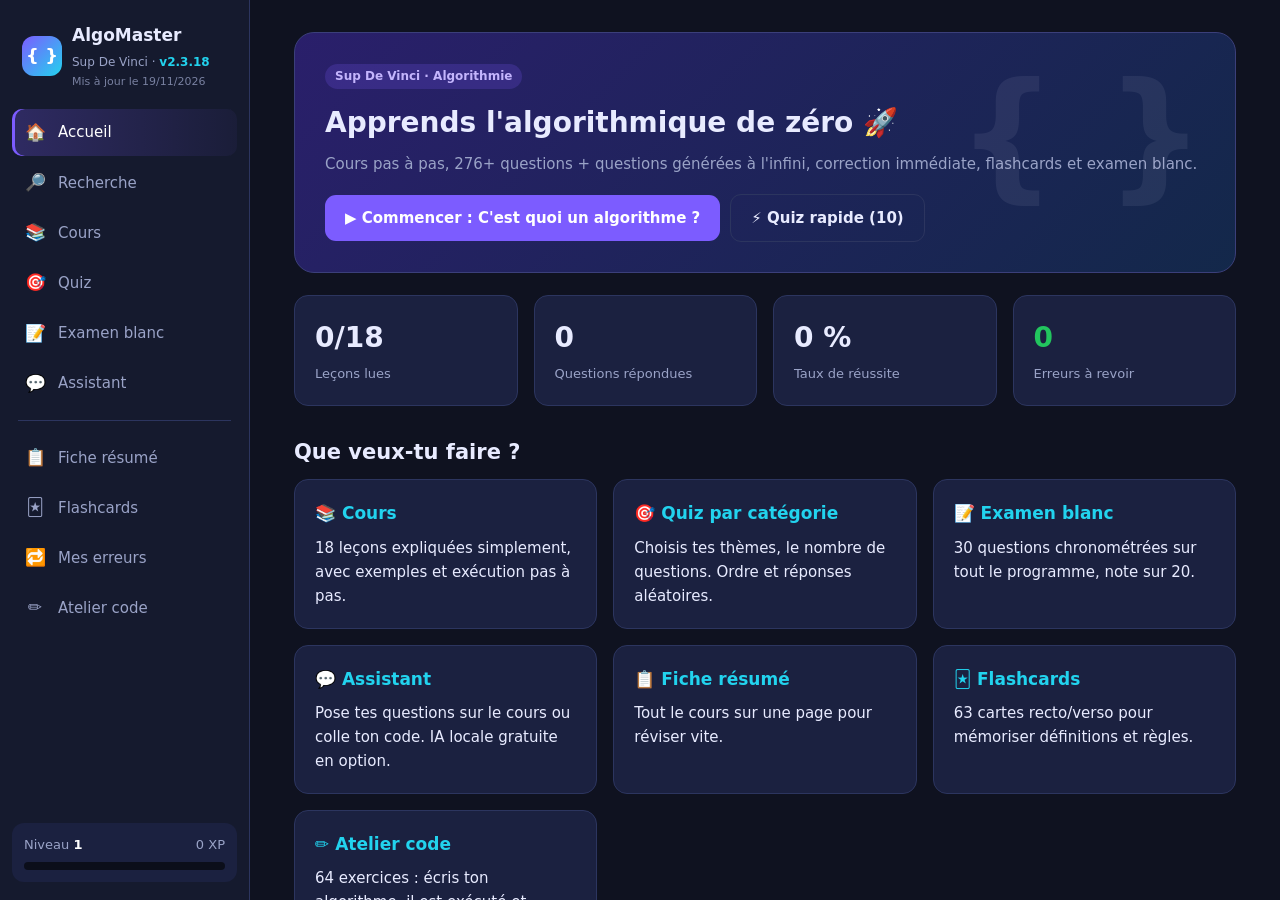
<file: index.html>
<!DOCTYPE html>
<html lang="fr">
<head>
<meta charset="utf-8">
<meta name="viewport" content="width=device-width, initial-scale=1, viewport-fit=cover">
<meta name="theme-color" content="#0f1220">
<meta name="apple-mobile-web-app-capable" content="yes">
<meta name="apple-mobile-web-app-status-bar-style" content="black-translucent">
<meta name="apple-mobile-web-app-title" content="AlgoMaster">
<link rel="apple-touch-icon" href="[data-uri]">
<link rel="icon" href="[data-uri]">
<title>AlgoMaster</title>
<style>:root{
  --bg:#0f1220; --bg2:#151a2e; --card:#1b2140; --card2:#222a50; --line:#2c355f;
  --txt:#e8ebff; --mut:#9aa3c7; --acc:#7c5cff; --acc2:#22d3ee; --ok:#22c55e; --ko:#ef4444; --warn:#f59e0b;
  --code:#0b0e1a; --rad:14px;
}
*{box-sizing:border-box}
html,body{margin:0;height:100%}
body{background:var(--bg);color:var(--txt);font:15px/1.6 "Segoe UI",system-ui,sans-serif;display:flex;overflow:hidden}
a{color:var(--acc2)}
::-webkit-scrollbar{width:10px;height:10px}
::-webkit-scrollbar-thumb{background:#2c355f;border-radius:10px}
::-webkit-scrollbar-track{background:transparent}

/* Sidebar */
#side{width:250px;flex:none;background:var(--bg2);border-right:1px solid var(--line);display:flex;flex-direction:column;padding:18px 12px}
.brand{display:flex;align-items:center;gap:10px;padding:4px 10px 18px}
.logo{width:40px;height:40px;border-radius:12px;background:linear-gradient(135deg,var(--acc),var(--acc2));display:grid;place-items:center;font-weight:800;font-size:18px;color:#fff}
.brand b{font-size:17px;display:block}
.brand small{color:var(--mut);font-size:12px}
.nav{display:flex;flex-direction:column;gap:3px}
.nav button{all:unset;cursor:pointer;display:flex;align-items:center;gap:12px;padding:10px 12px;border-radius:10px;color:var(--mut);font-weight:500}
.nav button:hover{background:var(--card);color:var(--txt)}
.nav button.on{background:linear-gradient(90deg,rgba(124,92,255,.25),rgba(124,92,255,.05));color:#fff;box-shadow:inset 3px 0 0 var(--acc)}
.nav .ic{width:22px;text-align:center;font-size:17px}
.nav .sep{height:1px;background:var(--line);margin:10px 6px}
.nav .badge{margin-left:auto;background:var(--ko);color:#fff;font-size:11px;padding:0 7px;border-radius:10px}
.side-foot{margin-top:auto;padding:12px;background:var(--card);border-radius:12px}
.side-foot .lvl{display:flex;justify-content:space-between;font-size:13px;color:var(--mut)}
.bar{height:8px;background:#0b0e1a;border-radius:8px;overflow:hidden;margin-top:6px}
.bar i{display:block;height:100%;background:linear-gradient(90deg,var(--acc),var(--acc2));border-radius:8px;transition:width .5s}

/* Main */
#main{flex:1;overflow-y:auto;padding:32px 44px 60px}
.wrap{max-width:980px;margin:0 auto}
h1{font-size:28px;margin:0 0 6px}
h2{font-size:21px;margin:30px 0 10px}
h3{font-size:17px;margin:22px 0 8px;color:var(--acc2)}
.sub{color:var(--mut);margin:0 0 24px}
.grid{display:grid;gap:16px}
.g2{grid-template-columns:repeat(2,1fr)} .g3{grid-template-columns:repeat(3,1fr)} .g4{grid-template-columns:repeat(4,1fr)}
@media(max-width:1000px){.g3,.g4{grid-template-columns:repeat(2,1fr)}}
.card{background:var(--card);border:1px solid var(--line);border-radius:var(--rad);padding:20px}
.card h3{margin-top:0}
.card.click{cursor:pointer;transition:.18s}
.card.click:hover{transform:translateY(-3px);border-color:var(--acc);box-shadow:0 10px 30px rgba(124,92,255,.15)}
.stat b{font-size:28px;display:block}
.stat span{color:var(--mut);font-size:13px}
.hero{background:linear-gradient(135deg,#2a1f6b,#13284a);border:1px solid #3b3f7a;border-radius:20px;padding:30px;margin-bottom:22px;position:relative;overflow:hidden}
.hero:after{content:"{ }";position:absolute;right:30px;top:-10px;font-size:140px;font-weight:800;opacity:.07}
.pill{display:inline-block;padding:3px 10px;border-radius:20px;font-size:12px;font-weight:600;background:rgba(124,92,255,.2);color:#c4b5fd}
.pill.c1{background:rgba(34,211,238,.15);color:#67e8f9}
.pill.c2{background:rgba(245,158,11,.15);color:#fcd34d}
.pill.c3{background:rgba(34,197,94,.15);color:#86efac}
.btn{all:unset;cursor:pointer;display:inline-flex;align-items:center;gap:8px;padding:11px 20px;border-radius:11px;background:var(--acc);color:#fff;font-weight:600;transition:.15s}
.btn:hover{filter:brightness(1.12);transform:translateY(-1px)}
.btn.ghost{background:transparent;border:1px solid var(--line);color:var(--txt)}
.btn.ghost:hover{border-color:var(--acc)}
.btn.ok{background:var(--ok)} .btn.sm{padding:7px 14px;font-size:13px}
.btn[disabled]{opacity:.4;pointer-events:none}
.row{display:flex;gap:10px;flex-wrap:wrap;align-items:center}

/* Course */
.chap-list .card{display:flex;gap:16px;align-items:center}
.chap-num{width:44px;height:44px;flex:none;border-radius:12px;background:var(--card2);display:grid;place-items:center;font-weight:700;font-size:18px}
.done .chap-num{background:var(--ok);color:#06270f}
.lesson p,.lesson li{color:#d6daf5}
.lesson ul,.lesson ol{padding-left:22px}
.lesson li{margin:4px 0}
.box{border-radius:12px;padding:14px 18px;margin:16px 0;border-left:4px solid}
.box.def{background:rgba(124,92,255,.1);border-color:var(--acc)}
.box.tip{background:rgba(34,197,94,.08);border-color:var(--ok)}
.box.warn{background:rgba(245,158,11,.08);border-color:var(--warn)}
.box.ex{background:rgba(34,211,238,.07);border-color:var(--acc2)}
.box b.t{display:block;margin-bottom:4px}
pre.code{background:var(--code);border:1px solid var(--line);border-radius:12px;padding:14px 18px;font:14px/1.6 Consolas,"Cascadia Code",monospace;overflow-x:auto;margin:12px 0;color:#d5dbff;white-space:pre}
code{font-family:Consolas,monospace;background:var(--code);padding:1px 6px;border-radius:5px;color:#c4b5fd}
.kw{color:#c084fc;font-weight:600} .st{color:#86efac} .nu{color:#fbbf24} .cm{color:#6b7394;font-style:italic}
table.t{border-collapse:collapse;margin:12px 0;min-width:300px}
table.t th,table.t td{border:1px solid var(--line);padding:7px 14px;text-align:center}
table.t th{background:var(--card2)}
.v{color:var(--ok);font-weight:700} .f{color:var(--ko);font-weight:700}
.lesson-nav{display:flex;justify-content:space-between;margin-top:34px;padding-top:20px;border-top:1px solid var(--line)}
.analogy{background:var(--card2);border-radius:12px;padding:14px 18px;margin:14px 0}
.analogy:before{content:"💡 Image mentale : ";font-weight:700;color:var(--warn)}

/* Quiz */
.qhead{display:flex;justify-content:space-between;align-items:center;margin-bottom:14px;color:var(--mut);font-size:14px}
.qprog{height:6px;background:var(--card);border-radius:6px;overflow:hidden;margin-bottom:22px}
.qprog i{display:block;height:100%;background:linear-gradient(90deg,var(--acc),var(--acc2));transition:width .3s}
.qcard{background:var(--card);border:1px solid var(--line);border-radius:18px;padding:26px 28px}
.qtext{font-size:18px;font-weight:600;margin:4px 0 14px}
.choices{display:grid;gap:10px;margin-top:16px}
.choice{all:unset;cursor:pointer;display:flex;gap:14px;align-items:center;padding:14px 16px;border-radius:12px;background:var(--bg2);border:2px solid var(--line);transition:.12s}
.choice:hover{border-color:var(--acc)}
.choice .k{width:28px;height:28px;flex:none;border-radius:8px;background:var(--card2);display:grid;place-items:center;font-weight:700;font-size:13px}
.choice.good{border-color:var(--ok);background:rgba(34,197,94,.12)}
.choice.good .k{background:var(--ok);color:#052e12}
.choice.bad{border-color:var(--ko);background:rgba(239,68,68,.12)}
.choice.bad .k{background:var(--ko)}
.choice.lock{pointer-events:none}
.choice.dim{opacity:.5}
.qinput{display:flex;gap:10px;margin-top:16px}
.qinput input{flex:1;background:var(--bg2);border:2px solid var(--line);border-radius:12px;padding:13px 16px;color:var(--txt);font:16px Consolas,monospace;outline:none}
.qinput input:focus{border-color:var(--acc)}
.qinput input.good{border-color:var(--ok)} .qinput input.bad{border-color:var(--ko)}
.fb{margin-top:18px;border-radius:12px;padding:16px 18px;animation:pop .25s}
.fb.good{background:rgba(34,197,94,.1);border:1px solid rgba(34,197,94,.4)}
.fb.bad{background:rgba(239,68,68,.08);border:1px solid rgba(239,68,68,.4)}
.fb h4{margin:0 0 6px;font-size:16px}
.fb.good h4{color:var(--ok)} .fb.bad h4{color:#f87171}
.fb p{margin:6px 0;color:#d6daf5}
@keyframes pop{from{opacity:0;transform:translateY(6px)}to{opacity:1;transform:none}}
.cat-pick{display:grid;grid-template-columns:repeat(3,1fr);gap:10px}
.cat-pick label{display:flex;gap:10px;align-items:center;padding:12px 14px;background:var(--bg2);border:2px solid var(--line);border-radius:12px;cursor:pointer;user-select:none}
.cat-pick label:has(input:checked){border-color:var(--acc);background:rgba(124,92,255,.12)}
.cat-pick input{accent-color:var(--acc);width:17px;height:17px}
.seg{display:inline-flex;background:var(--bg2);border:1px solid var(--line);border-radius:11px;padding:4px;gap:4px}
.seg button{all:unset;cursor:pointer;padding:7px 16px;border-radius:8px;color:var(--mut);font-weight:600}
.seg button.on{background:var(--acc);color:#fff}
.score-ring{width:170px;height:170px;border-radius:50%;display:grid;place-items:center;margin:10px auto 20px}
.score-ring div{width:138px;height:138px;border-radius:50%;background:var(--card);display:grid;place-items:center;text-align:center}
.score-ring b{font-size:36px;display:block;line-height:1}
.review-item{border-left:4px solid var(--ok);padding:10px 16px;margin:10px 0;background:var(--bg2);border-radius:0 10px 10px 0}
.review-item.bad{border-color:var(--ko)}
.review-item small{color:var(--mut)}
.timer{font:600 16px Consolas,monospace;padding:4px 12px;border-radius:8px;background:var(--card)}
.timer.low{color:var(--ko)}

/* Flashcards */
.flash-wrap{perspective:1200px;max-width:660px;margin:20px auto}
.flash{position:relative;height:340px;transition:transform .55s;transform-style:preserve-3d;cursor:pointer}
.flash.flip{transform:rotateY(180deg)}
.flash>div{position:absolute;inset:0;backface-visibility:hidden;border-radius:20px;padding:30px;display:flex;flex-direction:column;justify-content:center;align-items:center;text-align:center;border:1px solid var(--line);overflow:auto}
.flash .front{background:linear-gradient(135deg,#2a1f6b,#1b2140);font-size:21px;font-weight:600}
.flash .back{background:var(--card);transform:rotateY(180deg);font-size:16px}
.flash .back pre.code{text-align:left;font-size:13px}
.flash small{color:var(--mut);font-size:12px;position:absolute;bottom:14px}

/* Exercises */
details.sol{margin-top:10px;background:var(--bg2);border-radius:10px;padding:10px 14px;border:1px solid var(--line)}
details.sol summary{cursor:pointer;font-weight:600;color:var(--acc2)}
details.hint summary{color:var(--warn)}
.diff{font-size:12px;letter-spacing:2px;color:var(--warn)}
.toast{position:fixed;bottom:24px;right:24px;background:var(--card2);border:1px solid var(--acc);padding:12px 18px;border-radius:12px;animation:pop .3s;z-index:9}
.empty{text-align:center;padding:50px;color:var(--mut)}
.empty b{font-size:44px;display:block}
.kbd{display:inline-block;border:1px solid var(--line);border-bottom-width:2px;border-radius:5px;padding:0 6px;font-size:12px;color:var(--mut)}
.tt-demo{display:flex;gap:16px;align-items:center;flex-wrap:wrap}
.tog{all:unset;cursor:pointer;padding:8px 16px;border-radius:10px;font-weight:700;min-width:70px;text-align:center}
.tog.on{background:rgba(34,197,94,.2);color:var(--ok)} .tog.off{background:rgba(239,68,68,.15);color:#f87171}
.tracer{background:var(--bg2);border:1px solid var(--line);border-radius:12px;padding:16px;margin:14px 0}
.tracer .line{font:14px Consolas,monospace;padding:2px 8px;border-radius:5px;white-space:pre}
.tracer .line.cur{background:rgba(124,92,255,.35)}
.vars{display:flex;gap:10px;flex-wrap:wrap;margin:10px 0}
.vars span{background:var(--card2);padding:4px 12px;border-radius:8px;font:13px Consolas,monospace}
.out{background:#000;color:#4ade80;font:13px Consolas,monospace;padding:10px 14px;border-radius:8px;min-height:36px;white-space:pre-wrap}
.catbar{display:flex;align-items:center;gap:12px;margin:8px 0}
.catbar span{width:180px;font-size:14px}
.catbar .bar{flex:1;margin:0}
.catbar em{width:60px;text-align:right;font-style:normal;color:var(--mut);font-size:13px}

/* Atelier code */
.ex-grid{display:grid;grid-template-columns:1.25fr 1fr;gap:18px;margin-top:18px;align-items:start}
@media(max-width:1100px){.ex-grid{grid-template-columns:1fr}}
.toolbar{display:flex;flex-wrap:wrap;gap:6px;margin-bottom:8px}
.toolbar button{all:unset;cursor:pointer;padding:5px 10px;border-radius:8px;background:var(--card);border:1px solid var(--line);font:13px Consolas,monospace;color:var(--txt)}
.toolbar button:hover{border-color:var(--acc)}
.toolbar .snip{color:var(--acc2);font-family:"Segoe UI",sans-serif;font-weight:600}
.ed-wrap{display:flex;background:var(--code);border:1px solid var(--line);border-radius:12px;overflow:hidden;height:420px;resize:vertical;min-height:200px}
.ed-wrap:focus-within{border-color:var(--acc)}
.gutter{padding:14px 0;text-align:right;color:#4b5580;font:14px/1.6 Consolas,monospace;user-select:none;overflow:hidden;min-width:44px;background:#0d1122;border-right:1px solid var(--line)}
.gutter div{padding:0 10px 0 6px}
.gutter .err{color:#fff;background:var(--ko)}
#ed{flex:1;background:transparent;color:#d5dbff;border:0;outline:0;resize:none;padding:14px;font:14px/1.6 Consolas,"Cascadia Code",monospace;white-space:pre;overflow:auto;tab-size:3;caret-color:var(--acc2)}
.test{border-left:4px solid var(--line);background:var(--bg2);border-radius:0 10px 10px 0;padding:10px 14px;margin:8px 0;font-size:14px}
.test.ok{border-color:var(--ok)} .test.ko{border-color:var(--ko)}
.test code{font-size:13px;white-space:pre-wrap}
.lbl{color:var(--mut);font-size:12px}
.errbox{background:rgba(239,68,68,.1);border:1px solid rgba(239,68,68,.4);border-radius:10px;padding:10px 14px;margin:8px 0;color:#fca5a5;font-size:14px}
.errbox a,.out a{cursor:pointer;text-decoration:underline;color:#fecaca}
.win{background:rgba(34,197,94,.12);border:1px solid rgba(34,197,94,.5);border-radius:12px;padding:14px 16px;margin:10px 0;animation:pop .3s}
.exo-card.ok{border-color:rgba(34,197,94,.55)} .exo-card.wip{border-color:rgba(245,158,11,.45)}
.note{color:var(--mut);font-size:14px;margin:6px 0}
#inp{width:100%;margin-top:10px;background:var(--bg2);border:1px solid var(--line);border-radius:10px;padding:9px 12px;color:var(--txt);font:14px Consolas,monospace;outline:none}
#inp:focus{border-color:var(--acc)}
.out .pr{color:#6b7394} .out .er{color:#f87171}
.btn[disabled]{opacity:.4;pointer-events:none}

/* Fenêtre de confirmation */
:root{color-scheme:dark}
.modal{position:fixed;inset:0;background:rgba(5,7,15,.72);display:grid;place-items:center;z-index:20;padding:16px}
.modal-box{background:var(--card);border:1px solid var(--line);border-radius:16px;padding:20px 22px;max-width:420px;width:100%;animation:pop .2s}
.modal-box p{margin:0 0 16px}
.grid>*,.ex-grid>*{min-width:0}
pre.code{max-width:100%}
#main{padding-left:max(44px,env(safe-area-inset-left,0px));padding-right:max(44px,env(safe-area-inset-right,0px))}
:focus-visible{outline:2px solid var(--acc2);outline-offset:2px}

/* ===== Téléphone ===== */
@media (max-width:760px){
  body{flex-direction:column}
  #side{order:2;width:auto;flex:none;flex-direction:row;padding-block:4px;padding-left:max(6px,env(safe-area-inset-left,0px));padding-right:max(6px,env(safe-area-inset-right,0px));border-right:0;border-top:1px solid var(--line)}
  .brand,.side-foot{display:none}
  .nav{flex-direction:row;overflow-x:auto;gap:2px;width:100%;scrollbar-width:none}
  .nav::-webkit-scrollbar{display:none}
  .nav .sep{display:none}
  .nav button{flex-direction:column;gap:1px;padding:6px 8px;font-size:11px;min-width:62px;justify-content:center;text-align:center;position:relative;white-space:nowrap}
  .nav .ic{font-size:20px;width:auto}
  .nav button.on{box-shadow:inset 0 3px 0 var(--acc)}
  .nav .badge{position:absolute;top:2px;right:6px;margin:0}
  #main{padding-block:18px 28px;padding-left:max(16px,env(safe-area-inset-left,0px));padding-right:max(16px,env(safe-area-inset-right,0px))}
  h1{font-size:23px} h2{font-size:19px;margin-top:24px}
  .sub{margin-bottom:16px}
  .g2,.g3{grid-template-columns:1fr}
  .g4{grid-template-columns:1fr 1fr}
  .hero{padding:20px;border-radius:16px}
  .hero:after{display:none}
  .card{padding:16px}
  .qcard{padding:18px 16px}
  .qtext{font-size:16.5px}
  .choice{padding:13px 12px}
  .cat-pick{grid-template-columns:1fr}
  pre.code{font-size:12.5px;padding:12px}
  table.t{display:block;overflow-x:auto;min-width:0;max-width:100%}
  .kbd-hint{font-size:0!important}
  .kbd-hint .kbd{display:none}
  .kbd-hint .btn{font-size:13px}
  .btn .kbd{display:none}
  .catbar span{width:auto;flex:0 0 44%;font-size:13px}
  .flash{height:300px} .flash .front{font-size:18px}
  .lesson-nav{flex-direction:column;gap:10px}
  .lesson-nav .btn{justify-content:center}
  .qinput input,#inp,#ed{font-size:16px}
  .ed-wrap{height:340px}
  .gutter{min-width:34px;font-size:16px}
  .toolbar{flex-wrap:nowrap;overflow-x:auto;padding-bottom:4px}
  .toolbar button{flex:none}
  .score-ring{width:140px;height:140px} .score-ring div{width:112px;height:112px}
  .score-ring b{font-size:30px}
  .seg{flex-wrap:wrap}
  .toast{left:16px;right:16px;bottom:90px}
  .tt-demo{gap:10px}
}

/* Assistant */
.ai-bar{display:flex;flex-wrap:wrap;gap:10px;align-items:center;margin-bottom:16px}
.ai-bar .note{margin:0;flex:1 1 260px}
.ai-bar .bar{margin:8px 0 4px}
.chat-log{display:flex;flex-direction:column;gap:12px;margin-bottom:14px}
.msg{max-width:88%;padding:12px 16px;border-radius:16px;line-height:1.55;min-width:0;overflow-wrap:anywhere}
.msg.me{align-self:flex-end;background:var(--acc);color:#fff;border-bottom-right-radius:4px}
.msg.me pre.code{margin:0;background:rgba(0,0,0,.25);border-color:transparent;color:#fff}
.msg.bot{align-self:flex-start;background:var(--card);border:1px solid var(--line);border-bottom-left-radius:4px}
.msg.bot p{margin:6px 0}
.msg.bot .box{margin:8px 0}
.chat-src{max-height:420px;overflow:auto}
.chat-src table.t{display:block;overflow-x:auto}
.msg a{cursor:pointer}
.chips{display:flex;flex-wrap:wrap;gap:8px;margin-bottom:12px}
.chip{all:unset;cursor:pointer;padding:6px 12px;border-radius:20px;background:var(--bg2);border:1px solid var(--line);font-size:13px;color:var(--txt)}
.chip:hover{border-color:var(--acc)}
.chat-form{display:flex;gap:10px;align-items:flex-end;position:sticky;bottom:0;background:var(--bg);padding-block:10px}
#chat-in{flex:1;min-width:0;resize:vertical;min-height:48px;max-height:240px;background:var(--bg2);border:2px solid var(--line);border-radius:12px;padding:12px 14px;color:var(--txt);font:15px "Segoe UI",system-ui,sans-serif;outline:none}
#chat-in:focus{border-color:var(--acc)}
.cursor{animation:blink 1s steps(2) infinite;color:var(--acc2)}
@keyframes blink{50%{opacity:0}}
.er{color:#f87171}
@media (max-width:760px){ .msg{max-width:96%} #chat-in{font-size:16px} }

.tasks{margin:6px 0 4px;padding-left:22px}
.tasks li{margin:3px 0}

/* Version */
.brand .ver{color:var(--acc2);font-weight:600}
.brand .upd{display:block;font-size:11px;opacity:.75}
.app-ver{text-align:center;color:var(--mut);font-size:12px;margin:8px 0 0}
.brand .logo{flex:none}
.brand small{white-space:nowrap}

/* Recherche */
.search-in{width:100%;background:var(--bg2);border:2px solid var(--line);border-radius:14px;padding:14px 18px;color:var(--txt);font:17px "Segoe UI",system-ui,sans-serif;outline:none}
.search-in:focus{border-color:var(--acc)}
.res-list{display:flex;flex-direction:column;gap:8px}
.res-item{all:unset;box-sizing:border-box;display:block;cursor:pointer;background:var(--card);border:1px solid var(--line);border-radius:12px;padding:12px 16px;min-width:0;overflow-wrap:anywhere}
.res-item:hover,.res-item[open]{border-color:var(--acc)}
.res-item summary{list-style:none}
.res-item summary::-webkit-details-marker{display:none}
.res-item b{display:block;color:var(--txt);margin-bottom:3px}
.res-sn{display:block;color:var(--mut);font-size:14px}
.res-ans{margin-top:10px;padding-top:10px;border-top:1px solid var(--line)}
mark{background:rgba(34,211,238,.25);color:inherit;border-radius:3px;padding:0 1px}
</style>
</head>
<body>
<!--BODY-->
<aside id="side">
  <div class="brand"><div class="logo">{ }</div><div><b>AlgoMaster</b><small>Sup De Vinci · <span class="ver">v2.3.18</span></small><small class="upd">Mis à jour le 19/11/2026</small></div></div>
  <nav class="nav" id="nav"></nav>
  <div class="side-foot" id="lvl"></div>
</aside>
<main id="main"></main>
<script>// ================== CATÉGORIES ==================
const CATS = {
  intro:      {name:"Introduction",            icon:"🧭", part:1},
  variables:  {name:"Variables & types",       icon:"📦", part:1},
  operateurs: {name:"Opérateurs & logique",    icon:"🧮", part:1},
  conditions: {name:"Conditions",              icon:"🔀", part:1},
  boucles:    {name:"Boucles",                 icon:"🔁", part:2},
  classiques: {name:"Algorithmes classiques",  icon:"🏛️", part:2},
  recursivite:{name:"Récursivité",            icon:"🪆", part:2},
  tableaux:   {name:"Tableaux",                icon:"🗂️", part:2},
  tris:       {name:"Algorithmes de tri",      icon:"🔃", part:2},
  complexite: {name:"Complexité",              icon:"⏱️", part:2},
  fonctions:  {name:"Fonctions & modularité",  icon:"🧩", part:3},
};
const PARTS = {1:"Fondations et conditions",2:"Boucles, tableaux et complexité",3:"Fonctions et résolution de problèmes"};

// ================== TRACES PAS À PAS ==================
const TRACES = {
  moyenne: {
    code:["Début","  A ← 12","  B ← 16","  Moyenne ← (A + B) / 2","  Afficher Moyenne","Fin"],
    steps:[{l:0,v:{}},{l:1,v:{A:12}},{l:2,v:{A:12,B:16}},{l:3,v:{A:12,B:16,Moyenne:14}},{l:4,v:{A:12,B:16,Moyenne:14},o:"14"},{l:5,v:{A:12,B:16,Moyenne:14},o:"14"}]
  },
  pour: {
    code:["Début","  Pour i allant de 1 à 3 Faire","    Afficher i","  FinPour","Fin"],
    steps:[{l:0,v:{}},{l:1,v:{i:1}},{l:2,v:{i:1},o:"1"},{l:3,v:{i:1},o:"1"},{l:1,v:{i:2},o:"1"},{l:2,v:{i:2},o:"1\n2"},{l:3,v:{i:2},o:"1\n2"},{l:1,v:{i:3},o:"1\n2"},{l:2,v:{i:3},o:"1\n2\n3"},{l:3,v:{i:3},o:"1\n2\n3"},{l:4,v:{i:3},o:"1\n2\n3"}]
  },
  tantque: {
    code:["Début","  i ← 1","  TantQue i <= 3 Faire","    Afficher i","    i ← i + 1","  FinTantQue","Fin"],
    steps:[{l:0,v:{}},{l:1,v:{i:1}},{l:2,v:{i:1},n:"1 <= 3 ? VRAI → on entre"},{l:3,v:{i:1},o:"1"},{l:4,v:{i:2},o:"1"},{l:2,v:{i:2},o:"1",n:"2 <= 3 ? VRAI"},{l:3,v:{i:2},o:"1\n2"},{l:4,v:{i:3},o:"1\n2"},{l:2,v:{i:3},o:"1\n2",n:"3 <= 3 ? VRAI"},{l:3,v:{i:3},o:"1\n2\n3"},{l:4,v:{i:4},o:"1\n2\n3"},{l:2,v:{i:4},o:"1\n2\n3",n:"4 <= 3 ? FAUX → on sort"},{l:6,v:{i:4},o:"1\n2\n3"}]
  },
  somme: {
    code:["Début","  somme ← 0","  Pour i allant de 1 à 4 Faire","    somme ← somme + i","  FinPour","  Afficher somme","Fin"],
    steps:[{l:0,v:{}},{l:1,v:{somme:0}},{l:2,v:{somme:0,i:1}},{l:3,v:{somme:1,i:1},n:"0 + 1 = 1"},{l:2,v:{somme:1,i:2}},{l:3,v:{somme:3,i:2},n:"1 + 2 = 3"},{l:2,v:{somme:3,i:3}},{l:3,v:{somme:6,i:3},n:"3 + 3 = 6"},{l:2,v:{somme:6,i:4}},{l:3,v:{somme:10,i:4},n:"6 + 4 = 10"},{l:5,v:{somme:10,i:4},o:"10"},{l:6,v:{somme:10,i:4},o:"10"}]
  },
  max: {
    code:["Début","  Notes ← [12, 8, 17, 14]","  maximum ← Notes[0]","  Pour i allant de 1 à 3 Faire","    Si Notes[i] > maximum Alors","      maximum ← Notes[i]","    FinSi","  FinPour","  Afficher maximum","Fin"],
    steps:[{l:0,v:{}},{l:1,v:{Notes:"[12,8,17,14]"}},{l:2,v:{maximum:12}},{l:3,v:{maximum:12,i:1}},{l:4,v:{maximum:12,i:1},n:"Notes[1]=8 > 12 ? FAUX"},{l:3,v:{maximum:12,i:2}},{l:4,v:{maximum:12,i:2},n:"Notes[2]=17 > 12 ? VRAI"},{l:5,v:{maximum:17,i:2}},{l:3,v:{maximum:17,i:3}},{l:4,v:{maximum:17,i:3},n:"Notes[3]=14 > 17 ? FAUX"},{l:8,v:{maximum:17,i:3},o:"17"},{l:9,v:{maximum:17,i:3},o:"17"}]
  },
  pgcd: {
    code:["Début","  a ← 48","  b ← 18","  TantQue b ≠ 0 Faire","    r ← a MOD b","    a ← b","    b ← r","  FinTantQue","  Afficher a","Fin"],
    steps:[{l:0,v:{}},{l:1,v:{a:48}},{l:2,v:{a:48,b:18}},{l:3,v:{a:48,b:18},n:"18 ≠ 0 → on continue"},{l:4,v:{a:48,b:18,r:12},n:"48 MOD 18 = 12"},{l:5,v:{a:18,b:18,r:12}},{l:6,v:{a:18,b:12,r:12}},{l:3,v:{a:18,b:12,r:12},n:"12 ≠ 0"},{l:4,v:{a:18,b:12,r:6},n:"18 MOD 12 = 6"},{l:5,v:{a:12,b:12,r:6}},{l:6,v:{a:12,b:6,r:6}},{l:3,v:{a:12,b:6,r:6},n:"6 ≠ 0"},{l:4,v:{a:12,b:6,r:0},n:"12 MOD 6 = 0"},{l:5,v:{a:6,b:6,r:0}},{l:6,v:{a:6,b:0,r:0}},{l:3,v:{a:6,b:0,r:0},n:"b = 0 → on sort"},{l:8,v:{a:6,b:0,r:0},o:"6"},{l:9,v:{a:6,b:0,r:0},o:"6"}]
  }
};

TRACES.factrec = {
  code:["Fonction Fact(n) : entier","  Si n <= 1 Alors","    Retourner 1","  FinSi","  Retourner n * Fact(n - 1)","FinFonction"],
  steps:[
    {l:0,v:{pile:"Fact(3)",n:3},n:"On appelle Fact(3)"},
    {l:1,v:{pile:"Fact(3)",n:3},n:"3 <= 1 ? FAUX"},
    {l:4,v:{pile:"Fact(3)",n:3},n:"Pour calculer 3 × Fact(2), il faut d'abord Fact(2) : nouvel appel"},
    {l:0,v:{pile:"Fact(3) → Fact(2)",n:2}},
    {l:1,v:{pile:"Fact(3) → Fact(2)",n:2},n:"2 <= 1 ? FAUX"},
    {l:4,v:{pile:"Fact(3) → Fact(2)",n:2},n:"Il faut Fact(1) : nouvel appel"},
    {l:0,v:{pile:"Fact(3) → Fact(2) → Fact(1)",n:1}},
    {l:1,v:{pile:"Fact(3) → Fact(2) → Fact(1)",n:1},n:"1 <= 1 ? VRAI : c'est le cas de base"},
    {l:2,v:{pile:"Fact(3) → Fact(2) → Fact(1)",n:1},n:"Fact(1) retourne 1. On remonte !"},
    {l:4,v:{pile:"Fact(3) → Fact(2)",n:2},n:"Fact(2) = 2 × Fact(1) = 2 × 1 = 2"},
    {l:4,v:{pile:"Fact(3)",n:3},n:"Fact(3) = 3 × Fact(2) = 3 × 2 = 6"},
    {l:5,v:{"résultat":6},o:"6"}]
};
TRACES.bulles = {
  code:["Début","  T ← [3, 1, 2]","  Pour i ← 0 à N - 2 Faire","    Pour j ← 0 à N - i - 2 Faire","      Si T[j] > T[j + 1] Alors","        Temp ← T[j]","        T[j] ← T[j + 1]","        T[j + 1] ← Temp","      FinSi","    FinPour","  FinPour","  Afficher T","Fin"],
  steps:[
    {l:1,v:{T:"[3, 1, 2]",N:3}},
    {l:2,v:{T:"[3, 1, 2]",i:0},n:"1er passage"},
    {l:3,v:{T:"[3, 1, 2]",i:0,j:0}},
    {l:4,v:{T:"[3, 1, 2]",i:0,j:0},n:"T[0]=3 > T[1]=1 ? VRAI → on échange"},
    {l:5,v:{T:"[3, 1, 2]",i:0,j:0,Temp:3}},
    {l:6,v:{T:"[1, 1, 2]",i:0,j:0,Temp:3}},
    {l:7,v:{T:"[1, 3, 2]",i:0,j:0,Temp:3}},
    {l:3,v:{T:"[1, 3, 2]",i:0,j:1}},
    {l:4,v:{T:"[1, 3, 2]",i:0,j:1},n:"T[1]=3 > T[2]=2 ? VRAI → on échange"},
    {l:7,v:{T:"[1, 2, 3]",i:0,j:1,Temp:3},n:"Le plus grand (3) est arrivé à la fin"},
    {l:2,v:{T:"[1, 2, 3]",i:1},n:"2e passage (un voisin de moins à comparer)"},
    {l:3,v:{T:"[1, 2, 3]",i:1,j:0}},
    {l:4,v:{T:"[1, 2, 3]",i:1,j:0},n:"T[0]=1 > T[1]=2 ? FAUX → rien"},
    {l:11,v:{T:"[1, 2, 3]"},o:"[1, 2, 3]"},
    {l:12,v:{T:"[1, 2, 3]"},o:"[1, 2, 3]"}]
};

// ================== LEÇONS ==================
const LESSONS = [
// ---------------------------------------------------------------- PARTIE 1
{id:"l1", part:1, cat:"intro", title:"C'est quoi un algorithme ?", html:`
<p>Bienvenue ! Ici on part de <b>zéro</b>. Pas besoin de savoir programmer : l'algorithmique, c'est d'abord apprendre à <b>réfléchir étape par étape</b>.</p>
<div class="box def"><b class="t">📘 Définition — Algorithme</b>Un algorithme est une <b>suite finie</b> et <b>non ambiguë</b> d'instructions, à suivre dans un <b>ordre précis</b>, pour résoudre un problème ou obtenir un résultat.</div>
<div class="box def"><b class="t">📘 Définition — Algorithmique</b>L'algorithmique est l'étude et la production de règles et de techniques qui servent à <b>concevoir</b> des algorithmes.</div>
<div class="analogy">Une <b>recette de cuisine</b> est un algorithme : des ingrédients (les <i>données d'entrée</i>), des étapes dans un ordre précis (les <i>instructions</i>), et un plat à la fin (le <i>résultat</i>).</div>
<h3>Décortiquons les 3 mots-clés</h3>
<ul>
<li><b>Finie</b> : l'algorithme doit <b>s'arrêter</b> un jour. Une recette qui dit « remuer pour toujours » n'est pas un algorithme.</li>
<li><b>Non ambiguë</b> : chaque instruction n'a <b>qu'une seule interprétation</b>. « Ajouter un peu de sel » est ambigu ; « ajouter 5 g de sel » ne l'est pas.</li>
<li><b>Ordre précis</b> : on ne met pas le gâteau au four avant de mélanger la pâte.</li>
</ul>
<h3>Des algorithmes partout autour de toi</h3>
<ul>
<li>💳 <b>Carte bancaire</b> : vérifier le code PIN.</li>
<li>🗺️ <b>GPS</b> : comparer plusieurs chemins pour trouver le plus rapide.</li>
<li>📧 <b>Boîte mail</b> : détecter et filtrer les spams.</li>
<li>🛗 <b>Ascenseur</b> : déterminer l'ordre de desserte des étages.</li>
</ul>
<h3>À quoi ça sert ?</h3>
<ul>
<li>Résoudre un problème de manière <b>logique et structurée</b>.</li>
<li>Définir une suite <b>finie</b> d'instructions <b>précises</b>.</li>
<li>Obtenir un <b>résultat attendu</b> à partir de <b>données d'entrée</b>.</li>
<li>Accomplir une tâche de manière <b>automatique et reproductible</b>.</li>
</ul>
<div class="box tip"><b class="t">✅ En bref</b>Un algorithme sert à… nous simplifier la vie !</div>
<h3>Algorithme ≠ Programme</h3>
<p>Un <b>algorithme</b> est une idée, une méthode, écrite en français structuré (le <b>pseudo-code</b>). Un <b>programme</b> <b>traduit</b> cet algorithme dans un <b>langage de programmation</b> (Python, Java, C…) pour qu'un ordinateur puisse l'<b>exécuter</b>.</p>
<div class="analogy">L'algorithme, c'est le plan de la maison. Le programme, c'est la maison construite avec de vraies briques (un vrai langage).</div>
<table class="t"><tr><th></th><th>Algorithme</th><th>Programme</th></tr>
<tr><td>Écrit en</td><td>pseudo-code (français)</td><td>langage (Python, C…)</td></tr>
<tr><td>Lu par</td><td>un humain</td><td>un ordinateur</td></tr>
<tr><td>Exécutable ?</td><td class="f">Non</td><td class="v">Oui</td></tr></table>
`},
{id:"l2", part:1, cat:"intro", title:"Résoudre un problème étape par étape", html:`
<p>Avant d'écrire la moindre ligne, il faut une <b>méthode</b>. Voici les 5 étapes du cours, à suivre <b>dans l'ordre</b> :</p>
<ol>
<li><b>Comprendre le problème</b> : identifier l'objectif à atteindre.</li>
<li><b>Identifier les données</b> : quelles informations ai-je (<i>entrées</i>) et quel résultat j'attends (<i>sortie</i>) ?</li>
<li><b>Décomposer la solution</b> : définir les étapes nécessaires dans le bon ordre.</li>
<li><b>Formaliser l'algorithme</b> : écrire les instructions en <b>pseudo-code</b>.</li>
<li><b>Tester la solution</b> : vérifier le résultat avec plusieurs exemples et corriger les erreurs.</li>
</ol>
<div class="box tip"><b class="t">🧠 Moyen mnémotechnique</b><b>C</b>omprendre → <b>I</b>dentifier → <b>D</b>écomposer → <b>F</b>ormaliser → <b>T</b>ester</div>
<h3>Exemple complet : calculer une moyenne</h3>
<p><b>1. Comprendre</b> : on veut la moyenne de deux nombres.<br><b>2. Données</b> : entrée = deux nombres A et B ; sortie = leur moyenne.<br><b>3. Décomposer</b> : additionner A et B, diviser par 2, afficher.<br><b>4. Formaliser</b> :</p>
<pre class="code">Algorithme : Calculer_Moyenne
// Entrée : deux nombres A et B
// Sortie : la moyenne des deux nombres
Début
  Moyenne ← (A + B) / 2
  Afficher Moyenne
Fin</pre>
<p><b>5. Tester</b> : avec A = 12 et B = 16 → (12 + 16) / 2 = 28 / 2 = <b>14</b> ✔️. Avec A = 10 et B = 10 → 10 ✔️.</p>
<h3>▶️ Regarde l'algorithme s'exécuter</h3>
<p>Clique sur « Étape suivante » et observe comment les variables changent :</p>
<div data-trace="moyenne"></div>
<div class="box warn"><b class="t">⚠️ Piège classique</b>Écrire <code>A + B / 2</code> sans parenthèses ! La division est prioritaire : 12 + 16 / 2 = 12 + 8 = 20 ❌. Il faut <code>(A + B) / 2</code>.</div>
<div class="box def"><b class="t">À retenir</b>Un algorithme combine des <b>données</b>, des <b>calculs</b> et des <b>conditions</b> pour résoudre un problème. Il commence par <code>Début</code> et finit par <code>Fin</code>.</div>
`},
{id:"l3", part:1, cat:"variables", title:"Les variables et les types", html:`
<div class="box def"><b class="t">📘 Variable</b>Une variable est une <b>case mémoire</b> qui porte un <b>nom</b> et qui contient une <b>valeur</b>. Cette valeur peut <b>changer</b> au cours de l'algorithme (d'où le nom « variable »).</div>
<div class="analogy">Une variable, c'est une <b>boîte avec une étiquette</b>. L'étiquette = le nom (<code>age</code>), le contenu = la valeur (<code>20</code>). Le <b>type</b> dit quel genre de chose on a le droit de mettre dedans.</div>
<h3>Les 4 types de base</h3>
<table class="t"><tr><th>Type</th><th>Définition</th><th>Exemples</th><th>Utilisation</th></tr>
<tr><td><b>Entier</b> (Integer)</td><td>nombre sans partie décimale</td><td>-5, 0, 12, 150</td><td>âge, nombre d'étudiants, quantité</td></tr>
<tr><td><b>Réel</b> (Float)</td><td>nombre pouvant avoir une partie décimale</td><td>3.14, -2.5, 10.0</td><td>prix, température, moyenne</td></tr>
<tr><td><b>Booléen</b> (Boolean)</td><td>valeur logique à 2 états seulement</td><td>VRAI, FAUX</td><td>majeur ?, mot de passe correct ?</td></tr>
<tr><td><b>Chaîne</b> (String)</td><td>suite de caractères = du texte</td><td>"Bonjour", "Alice", "12345"</td><td>nom, adresse, message</td></tr></table>
<div class="box warn"><b class="t">⚠️ Pièges fréquents</b>
<ul><li><code>10.0</code> est un <b>réel</b>, pas un entier (il a une partie décimale, même nulle).</li>
<li><code>"12345"</code> est une <b>chaîne</b> (il y a des guillemets !), pas un nombre. On ne peut pas faire de calcul avec.</li>
<li><code>"VRAI"</code> entre guillemets est une chaîne ; <code>VRAI</code> sans guillemets est un booléen.</li>
<li>Un nombre <b>négatif</b> comme -5 reste un <b>entier</b>.</li></ul></div>
<h3>Comment choisir le bon type ?</h3>
<ul>
<li>Ça se compte (personnes, objets) → <b>Entier</b></li>
<li>Ça se mesure / peut avoir des virgules (prix, moyenne, taille) → <b>Réel</b></li>
<li>C'est une réponse oui/non → <b>Booléen</b></li>
<li>C'est du texte (nom, code postal, numéro de téléphone) → <b>Chaîne</b></li>
</ul>
<div class="box tip"><b class="t">💡 Astuce</b>Un numéro de téléphone « 0612345678 » se stocke en <b>Chaîne</b> : on ne fait jamais de calcul dessus, et le 0 du début disparaîtrait avec un entier !</div>
<h3>Déclarer une variable</h3>
<p><b>Déclarer</b> une variable, c'est annoncer son <b>nom</b> et (selon la notation) son <b>type</b>, avant de l'utiliser.</p>
<pre class="code">Déclarer age : Entier
Déclarer prenom : Chaîne
Déclarer moyenne : Réel
Déclarer est_majeur : Booléen</pre>
<p><b>Objectif</b> : identifier les données que l'algorithme doit manipuler.</p>
`},
{id:"l4", part:1, cat:"variables", title:"Affectation, Lire et Afficher", html:`
<h3>1. L'affectation : ←</h3>
<div class="box def"><b class="t">📘 Affectation</b>Affecter une valeur, c'est <b>stocker</b> cette valeur dans une variable. Notation : la flèche <code>←</code></div>
<pre class="code">age ← 20
moyenne ← 15.5
prenom ← "Alice"</pre>
<p><code>age ← 20</code> se lit : « la variable <b>age reçoit</b> la valeur 20 ». On lit <b>de droite à gauche</b> : la valeur va dans la boîte.</p>
<h3>Une variable peut changer de valeur</h3>
<pre class="code">age ← 20
age ← 21</pre>
<p>La valeur finale de <code>age</code> est <b>21</b>. L'ancienne valeur (20) est <b>écrasée</b> : une variable ne garde qu'<b>une seule valeur à la fois</b>.</p>
<h3>Le cas qui perturbe tout le monde : x ← x + 1</h3>
<pre class="code">x ← 5
x ← x + 1</pre>
<p>En maths, « x = x + 1 » est impossible. Mais en algorithmique, on <b>calcule d'abord la droite</b> (x + 1 = 5 + 1 = 6), <b>puis</b> on range le résultat dans x. Donc x vaut <b>6</b>. C'est ce qu'on appelle <b>incrémenter</b>.</p>
<div class="box tip"><b class="t">✅ Règle d'or de l'affectation</b>1) On évalue <b>tout</b> le côté droit avec les valeurs actuelles. 2) On met le résultat dans la variable de gauche.</div>
<h3>Exemple : échanger deux variables</h3>
<pre class="code">a ← 3
b ← 7
temp ← a     // temp = 3
a ← b        // a = 7
b ← temp     // b = 3</pre>
<p>Sans la variable <code>temp</code>, on perdrait la valeur de a ! (si on fait <code>a ← b</code> puis <code>b ← a</code>, les deux valent 7).</p>
<h3>2. Lire : récupérer une donnée</h3>
<p><b>Lire</b> une donnée consiste à récupérer une information fournie par l'<b>utilisateur</b> (au clavier) ou une autre source.</p>
<pre class="code">Afficher "Quel est votre âge ?"
Lire age</pre>
<p>L'algorithme <b>attend</b> que l'utilisateur tape une valeur, puis la <b>stocke</b> dans <code>age</code>.</p>
<h3>3. Afficher : montrer un résultat</h3>
<p><b>Afficher</b> consiste à présenter une information à l'utilisateur (à l'écran).</p>
<pre class="code">age ← 20
Afficher age            // affiche : 20
Afficher "age"          // affiche le TEXTE : age
Afficher "J'ai ", age, " ans"   // affiche : J'ai 20 ans</pre>
<div class="box warn"><b class="t">⚠️ Attention aux guillemets</b><code>Afficher age</code> affiche la <b>valeur</b> de la variable (20). <code>Afficher "age"</code> affiche le <b>mot</b> « age ».</div>
<div class="box def"><b class="t">À retenir</b><code>Lire</code> = entrée (utilisateur → algorithme). <code>Afficher</code> = sortie (algorithme → utilisateur). <code>←</code> = ranger une valeur dans une variable.</div>
`},
{id:"l5", part:1, cat:"operateurs", title:"Opérateurs, = vs ← et table de vérité", html:`
<h3>Opérateurs arithmétiques (calculs)</h3>
<table class="t"><tr><th>Opérateur</th><th>Rôle</th><th>Exemple</th><th>Résultat</th></tr>
<tr><td><code>+</code></td><td>addition</td><td>7 + 2</td><td>9</td></tr>
<tr><td><code>-</code></td><td>soustraction</td><td>7 - 2</td><td>5</td></tr>
<tr><td><code>*</code></td><td>multiplication</td><td>7 * 2</td><td>14</td></tr>
<tr><td><code>/</code></td><td>division</td><td>7 / 2</td><td>3.5</td></tr>
<tr><td><code>DIV</code></td><td>division entière (quotient)</td><td>7 DIV 2</td><td>3</td></tr>
<tr><td><code>MOD</code></td><td>reste de la division entière</td><td>7 MOD 2</td><td>1</td></tr></table>
<div class="analogy">7 bonbons partagés entre 2 enfants : chacun en a <b>3</b> (7 DIV 2) et il en <b>reste 1</b> (7 MOD 2).</div>
<div class="box tip"><b class="t">💡 MOD, l'outil magique</b>
<ul><li><code>n MOD 2 = 0</code> → n est <b>pair</b> ; <code>n MOD 2 = 1</code> → n est <b>impair</b>.</li>
<li><code>a MOD b = 0</code> → a est <b>divisible</b> par b (b divise a).</li>
<li>Si a &lt; b, alors <code>a MOD b = a</code> (ex : 3 MOD 5 = 3).</li></ul></div>
<p><b>Priorité</b> : comme en maths, <code>* / DIV MOD</code> passent avant <code>+ -</code>. Les parenthèses passent avant tout. Ex : 2 + 3 * 4 = 14 (pas 20).</p>
<h3>Opérateurs de comparaison (résultat = VRAI ou FAUX)</h3>
<table class="t"><tr><th>Opérateur</th><th>Signification</th><th>Exemple</th></tr>
<tr><td><code>=</code></td><td>égal à</td><td>5 = 5 → VRAI</td></tr>
<tr><td><code>≠</code> ou <code>&lt;&gt;</code></td><td>différent de</td><td>5 ≠ 3 → VRAI</td></tr>
<tr><td><code>&lt;</code> / <code>&gt;</code></td><td>strictement inférieur / supérieur</td><td>5 &gt; 5 → FAUX</td></tr>
<tr><td><code>&lt;=</code> / <code>&gt;=</code></td><td>inférieur ou égal / supérieur ou égal</td><td>5 &gt;= 5 → VRAI</td></tr></table>
<h3>⚡ La différence entre = et ←</h3>
<div class="grid g2"><div class="box def" style="margin:0"><b class="t">← : affectation</b>Attribue une valeur à une variable.<br><code>x ← 5</code> : x <b>prend</b> la valeur 5. C'est une <b>action</b>.</div>
<div class="box ex" style="margin:0"><b class="t">= : comparaison</b>Vérifie si deux valeurs sont égales.<br><code>x = 5</code> : est-ce que x <b>vaut</b> 5 ? C'est une <b>question</b> (réponse VRAI/FAUX).</div></div>
<h3>Opérateurs logiques : ET, OU, NON</h3>
<ul>
<li><b>ET</b> : VRAI seulement si les <b>deux</b> conditions sont vraies.</li>
<li><b>OU</b> : VRAI si <b>au moins une</b> des deux conditions est vraie.</li>
<li><b>NON</b> : <b>inverse</b> : VRAI devient FAUX et FAUX devient VRAI.</li>
</ul>
<h3>Table de vérité</h3>
<table class="t"><tr><th>A</th><th>B</th><th>A ET B</th><th>A OU B</th><th>NON A</th></tr>
<tr><td class="v">VRAI</td><td class="v">VRAI</td><td class="v">VRAI</td><td class="v">VRAI</td><td class="f">FAUX</td></tr>
<tr><td class="v">VRAI</td><td class="f">FAUX</td><td class="f">FAUX</td><td class="v">VRAI</td><td class="f">FAUX</td></tr>
<tr><td class="f">FAUX</td><td class="v">VRAI</td><td class="f">FAUX</td><td class="v">VRAI</td><td class="v">VRAI</td></tr>
<tr><td class="f">FAUX</td><td class="f">FAUX</td><td class="f">FAUX</td><td class="f">FAUX</td><td class="v">VRAI</td></tr></table>
<h3>🎮 Teste toi-même</h3>
<p>Clique sur A et B pour changer leur valeur :</p>
<div data-widget="tt"></div>
<div class="analogy"><b>ET</b> = il faut la clé <b>et</b> le badge pour entrer. <b>OU</b> = la porte s'ouvre avec la clé <b>ou</b> le badge (un seul suffit).</div>
<div class="box tip"><b class="t">✅ Raccourcis à connaître</b>Avec ET : un seul FAUX → tout est FAUX. Avec OU : un seul VRAI → tout est VRAI.</div>
`},
{id:"l6", part:1, cat:"conditions", title:"Les conditions : Si, Sinon, Sinon Si", html:`
<div class="box def"><b class="t">📘 Structure conditionnelle</b>Une condition permet à un algorithme de <b>prendre une décision</b> et d'exécuter des instructions selon qu'une condition est <b>vraie</b> ou <b>fausse</b>.</div>
<div class="analogy">« <b>Si</b> il pleut, <b>alors</b> je prends un parapluie, <b>sinon</b> je prends des lunettes de soleil. » Tu fais déjà des conditions tous les jours !</div>
<h3>1. SI … ALORS … FINSI</h3>
<p>Exécute les instructions <b>uniquement si</b> la condition est vraie. Sinon, on ne fait rien et on passe à la suite.</p>
<pre class="code">Si age >= 18 Alors
   Afficher "Majeur"
FinSi</pre>
<p>Si age = 15 → rien n'est affiché. Si age = 20 → « Majeur ».</p>
<h3>2. SI … SINON</h3>
<p>Permet de choisir entre <b>deux chemins</b>. Un des deux blocs est <b>toujours</b> exécuté (jamais les deux).</p>
<pre class="code">Si age >= 18 Alors
   Afficher "Majeur"
Sinon
   Afficher "Mineur"
FinSi</pre>
<h3>3. SI … SINON SI … SINON</h3>
<p>Permet de tester <b>plusieurs conditions successivement</b>. <b>La première condition vraie</b> détermine le bloc exécuté ; les suivantes ne sont <b>même pas testées</b>.</p>
<pre class="code">Si note >= 16 Alors
   Afficher "Très bien"
Sinon Si note >= 10 Alors
   Afficher "Admis"
Sinon
   Afficher "Ajourné"
FinSi</pre>
<table class="t"><tr><th>note</th><th>Résultat</th><th>Pourquoi</th></tr>
<tr><td>18</td><td>Très bien</td><td>18 >= 16 vrai → on s'arrête là</td></tr>
<tr><td>12</td><td>Admis</td><td>12 >= 16 faux, 12 >= 10 vrai</td></tr>
<tr><td>16</td><td>Très bien</td><td>16 >= 16 est vrai (supérieur <b>ou égal</b>)</td></tr>
<tr><td>7</td><td>Ajourné</td><td>tout est faux → Sinon</td></tr></table>
<div class="box warn"><b class="t">⚠️ L'ordre compte !</b>Avec Sinon Si, il faut tester du <b>plus restrictif</b> au <b>moins restrictif</b>. Exemple d'<b>erreur logique</b> (tirée du cours) :
<pre class="code">Si age >= 12 Alors
   prix ← 8
Sinon Si age >= 18 Alors
   prix ← 15
Sinon
   prix ← 5
FinSi</pre>
Problème : un adulte de 30 ans vérifie déjà <code>age >= 12</code> → il paie 8 €. La branche <code>age >= 18</code> n'est <b>jamais atteinte</b> ! Correction : tester <code>age >= 18</code> en premier, puis <code>age >= 12</code>.</div>
<h3>Exemple du cours : que fait cet algorithme ?</h3>
<pre class="code">Lire a
Lire b
Si a > b Alors
   Afficher b
Sinon
   Afficher a
FinSi</pre>
<p>Réponse : il affiche le <b>plus petit</b> des deux nombres (le minimum). Si a = 7 et b = 3 → affiche 3.</p>
<h3>Exemple : pair ou impair ?</h3>
<pre class="code">Début
  Déclarer nombre : Entier
  Afficher "Entrez un nombre entier :"
  Lire nombre
  Si nombre MOD 2 = 0 Alors
     Afficher "Le nombre est pair"
  Sinon
     Afficher "Le nombre est impair"
  FinSi
Fin</pre>
<div class="box tip"><b class="t">✅ Toujours fermer</b>Chaque <code>Si</code> se termine par un <code>FinSi</code>. Indente (décale) le contenu pour que ce soit lisible.</div>
`},
{id:"l7", part:1, cat:"conditions", title:"Conditions composées et imbriquées", html:`
<h3>Conditions composées (ET, OU, NON)</h3>
<p>Une condition composée <b>combine plusieurs conditions</b> avec les opérateurs logiques.</p>
<p><b>ET</b> — les deux conditions doivent être vraies :</p>
<pre class="code">Si age >= 18 ET possede_carte = VRAI Alors
   Afficher "Accès autorisé"
FinSi</pre>
<p><b>OU</b> — au moins une des conditions doit être vraie :</p>
<pre class="code">Si est_etudiant = VRAI OU age < 26 Alors
   Afficher "Tarif réduit"
FinSi</pre>
<p>Un étudiant de 30 ans → tarif réduit ✔️. Un non-étudiant de 20 ans → tarif réduit ✔️. Un non-étudiant de 40 ans → ❌.</p>
<p><b>NON</b> — inverse le résultat :</p>
<pre class="code">Si NON(est_connecte) Alors
   Afficher "Veuillez vous connecter"
FinSi</pre>
<p>Si <code>est_connecte</code> vaut FAUX, alors <code>NON(est_connecte)</code> vaut VRAI → le message s'affiche.</p>
<h3>Intervalles : le piège du « entre »</h3>
<p>Pour tester « x est entre 10 et 20 », on écrit <b>deux</b> comparaisons reliées par ET :</p>
<pre class="code">Si x >= 10 ET x <= 20 Alors
   Afficher "Dans l'intervalle"
FinSi</pre>
<div class="box warn"><b class="t">⚠️</b>On n'écrit pas <code>10 <= x <= 20</code> en pseudo-code. Et attention : <code>x < 10 ET x > 20</code> est <b>toujours faux</b> (impossible d'être les deux) ; pour « en dehors », il faut <code>x < 10 OU x > 20</code>.</div>
<h3>Conditions imbriquées</h3>
<p>Une condition imbriquée est une condition placée <b>à l'intérieur</b> d'une autre. Elle sert quand le <b>deuxième test dépend du résultat du premier</b>.</p>
<pre class="code">Si age >= 18 Alors
   Si possede_carte = VRAI Alors
      Afficher "Accès autorisé"
   Sinon
      Afficher "Carte obligatoire"
   FinSi
Sinon
   Afficher "Accès interdit aux mineurs"
FinSi</pre>
<table class="t"><tr><th>age</th><th>possede_carte</th><th>Affichage</th></tr>
<tr><td>20</td><td>VRAI</td><td>Accès autorisé</td></tr>
<tr><td>20</td><td>FAUX</td><td>Carte obligatoire</td></tr>
<tr><td>15</td><td>VRAI</td><td>Accès interdit aux mineurs</td></tr>
<tr><td>15</td><td>FAUX</td><td>Accès interdit aux mineurs</td></tr></table>
<div class="box tip"><b class="t">💡 Composée ou imbriquée ?</b>La version <b>imbriquée</b> permet des messages <b>différents</b> selon quelle condition échoue. La version <b>composée</b> (ET) est plus courte mais ne dit pas pourquoi ça échoue.</div>
<h3>Exercice corrigé : tarif selon l'âge</h3>
<p>Gratuit avant 6 ans, 5 € de 6 à 17 ans, 10 € à partir de 18 ans.</p>
<pre class="code">Début
  Lire age
  Si age < 6 Alors
     prix ← 0
  Sinon Si age < 18 Alors
     prix ← 5
  Sinon
     prix ← 10
  FinSi
  Afficher prix
Fin</pre>
`},
// ---------------------------------------------------------------- PARTIE 2
{id:"l8", part:2, cat:"boucles", title:"Les boucles : POUR", html:`
<div class="box def"><b class="t">📘 Boucle</b>Une boucle est une structure qui permet de <b>répéter</b> un bloc d'instructions plusieurs fois. Chaque passage dans la boucle s'appelle une <b>itération</b>.</div>
<p><b>Pourquoi ?</b></p>
<ul><li>Éviter de répéter les mêmes instructions à la main.</li><li>Automatiser des tâches répétitives.</li><li>Parcourir des données et faire des calculs.</li></ul>
<p>Exemple : afficher les nombres de 1 à 100 <b>sans écrire 100 instructions</b> !</p>
<p>Il existe <b>3 boucles</b> : <b>POUR</b>, <b>TANT QUE</b> et <b>RÉPÉTER … JUSQU'À</b>.</p>
<h3>La boucle POUR</h3>
<p>POUR répète des instructions un <b>nombre déterminé de fois</b>, à l'aide d'un <b>compteur</b>.</p>
<pre class="code">Début
  Pour i allant de 1 à 5 Faire
     Afficher i
  FinPour
Fin</pre>
<p>Affiche : 1, 2, 3, 4, 5.</p>
<h3>▶️ Exécution pas à pas</h3>
<div data-trace="pour"></div>
<div class="box def"><b class="t">À retenir</b>
<ul><li><code>i</code> est le <b>compteur</b> de boucle.</li>
<li>Le compteur <b>évolue automatiquement</b> (+1) à chaque itération.</li>
<li>On <b>connaît à l'avance</b> le nombre de répétitions.</li>
<li>Pour i de <b>a</b> à <b>b</b> → <b>b − a + 1</b> itérations (bornes incluses). Ex : de 1 à 5 → 5 fois ; de 0 à 4 → 5 fois.</li></ul></div>
<h3>Avec un pas</h3>
<p>On peut avancer de plus de 1, ou à reculons :</p>
<pre class="code">Pour i allant de 0 à 10 pas de 2 Faire    // 0 2 4 6 8 10
   Afficher i
FinPour

Pour i allant de 10 à 1 pas de -1 Faire   // 10 9 8 ... 1
   Afficher i
FinPour</pre>
<h3>Exemple : table de multiplication de 7</h3>
<pre class="code">Pour i allant de 1 à 10 Faire
   Afficher "7 x ", i, " = ", 7 * i
FinPour</pre>
<h3>Exemple : multiples de 3 jusqu'à 30</h3>
<pre class="code">Pour i allant de 1 à 30 Faire
   Si i MOD 3 = 0 Alors
      Afficher i
   FinSi
FinPour</pre>
`},
{id:"l9", part:2, cat:"boucles", title:"TANT QUE et RÉPÉTER … JUSQU'À", html:`
<h3>La boucle TANT QUE</h3>
<p>TANT QUE répète des instructions <b>tant qu'une condition est vraie</b>. On l'utilise quand on <b>ne sait pas à l'avance</b> combien de fois on va répéter.</p>
<pre class="code">Début
  i ← 1
  TantQue i <= 3 Faire
     Afficher i
     i ← i + 1
  FinTantQue
Fin</pre>
<div data-trace="tantque"></div>
<div class="box def"><b class="t">À retenir</b>
<ul><li>La condition est vérifiée <b>AVANT</b> chaque itération.</li>
<li>Si elle est fausse <b>dès le départ</b>, la boucle ne s'exécute <b>jamais</b> (0 fois).</li>
<li>Il faut <b>faire évoluer</b> la variable dans la boucle, sinon → <b>boucle infinie</b>.</li>
<li>Contrairement à POUR, le compteur <b>n'avance pas tout seul</b> : c'est toi qui écris <code>i ← i + 1</code>.</li></ul></div>
<h3>La boucle RÉPÉTER … JUSQU'À</h3>
<p>Répète des instructions <b>jusqu'à ce qu'une condition devienne vraie</b>.</p>
<pre class="code">Début
  Répéter
     Afficher "Entrez votre code PIN :"
     Lire code
  Jusqu'à code = 1234
  Afficher "Code correct"
Fin</pre>
<div class="box def"><b class="t">À retenir</b>
<ul><li>Le bloc est exécuté <b>au moins une fois</b>.</li>
<li>La condition d'arrêt est vérifiée <b>à la FIN</b>.</li>
<li>La boucle <b>s'arrête</b> quand la condition devient <b>VRAIE</b> (l'inverse de TantQue !).</li></ul></div>
<div class="analogy">TantQue = « <b>Tant que</b> j'ai faim, je mange » (je vérifie d'abord si j'ai faim). Répéter = « Je goûte le plat <b>jusqu'à</b> ce qu'il soit assez salé » (je goûte au moins une fois).</div>
<h3>Comparatif des 3 boucles</h3>
<table class="t"><tr><th></th><th>POUR</th><th>TANT QUE</th><th>RÉPÉTER…JUSQU'À</th></tr>
<tr><td>Nb de tours connu ?</td><td class="v">Oui</td><td class="f">Non</td><td class="f">Non</td></tr>
<tr><td>Test de la condition</td><td>—</td><td>au début</td><td>à la fin</td></tr>
<tr><td>Minimum d'exécutions</td><td>0</td><td><b>0</b></td><td><b>1</b></td></tr>
<tr><td>Continue tant que…</td><td>compteur ≤ fin</td><td>condition VRAIE</td><td>condition FAUSSE</td></tr>
<tr><td>Usage typique</td><td>compter, parcourir</td><td>attendre un événement</td><td>saisie contrôlée</td></tr></table>
<div class="box tip"><b class="t">💡 Convertir</b><code>TantQue x < 10</code> ↔ <code>Jusqu'à x >= 10</code> : la condition d'arrêt de Répéter est le <b>contraire</b> de la condition de continuation de TantQue.</div>
`},
{id:"l10", part:2, cat:"boucles", title:"Erreurs fréquentes avec les boucles", html:`
<p>Le cours cite 4 erreurs classiques. Apprends à les <b>repérer</b> : c'est souvent demandé (« Trouvez l'erreur »).</p>
<h3>1. La boucle infinie</h3>
<p>La condition ne devient <b>jamais fausse</b> → l'algorithme ne s'arrête jamais (et ce n'est donc plus un algorithme : il n'est pas <b>fini</b> !).</p>
<pre class="code">Début
  i ← 1
  somme ← 0
  TantQue i <= 10 Faire
     somme ← somme + i
  FinTantQue          // ❌ i n'augmente jamais : i vaut toujours 1
  Afficher somme
Fin</pre>
<p><b>Correction</b> : ajouter <code>i ← i + 1</code> dans la boucle. (C'est l'exercice « Trouvez l'erreur » du cours.)</p>
<h3>2. L'erreur « Off-by-one » (erreur d'un élément)</h3>
<p>La boucle fait <b>un tour de trop</b> ou <b>un tour de moins</b>. Souvent à cause de <code>&lt;</code> au lieu de <code>&lt;=</code> ou d'une mauvaise borne.</p>
<pre class="code">// On veut afficher 1 à 10
i ← 1
TantQue i < 10 Faire     // ❌ s'arrête à 9
   Afficher i
   i ← i + 1
FinTantQue</pre>
<pre class="code">// Tableau de taille 5 (indices 0 à 4)
Pour i allant de 0 à taille(T) Faire   // ❌ va jusqu'à 5 → erreur !
   Afficher T[i]
FinPour</pre>
<p><b>Correction</b> : <code>i <= 10</code> ; et <code>de 0 à taille(T) - 1</code>.</p>
<h3>3. Mauvaise modification de la variable de contrôle</h3>
<pre class="code">i ← 10
TantQue i > 0 Faire
   Afficher i
   i ← i + 1      // ❌ on s'éloigne de la condition d'arrêt → infini
FinTantQue</pre>
<pre class="code">Pour i allant de 1 à 5 Faire
   Afficher i
   i ← i + 1      // ❌ ne JAMAIS modifier le compteur d'un POUR à la main
FinPour</pre>
<h3>4. Confusion TantQue / Répéter … Jusqu'à</h3>
<pre class="code">// On veut s'arrêter quand x atteint 10
x ← 0
Répéter
   x ← x + 1
Jusqu'à x < 10     // ❌ condition inversée : s'arrête dès le 1er tour (x=1)
</pre>
<p>Répéter s'arrête quand la condition est <b>VRAIE</b> → il faut <code>Jusqu'à x >= 10</code> (ou <code>x = 10</code>).</p>
<div class="box tip"><b class="t">✅ Check-list anti-bug</b>
<ol><li>La variable de la condition est-elle <b>initialisée</b> avant la boucle ?</li>
<li>Est-elle <b>modifiée</b> dans la boucle, dans le <b>bon sens</b> ?</li>
<li>Les <b>bornes</b> sont-elles bonnes (&lt; ou &lt;= ? taille ou taille−1 ?)</li>
<li>Teste à la main le <b>premier</b> et le <b>dernier</b> tour.</li></ol></div>
`},
{id:"l11", part:2, cat:"classiques", title:"Algorithmes classiques : Somme, Factorielle, PGCD", html:`
<h3>1. La somme (accumulateur)</h3>
<p>Pour additionner plein de valeurs, on utilise une variable <b>accumulateur</b> initialisée à <b>0</b>.</p>
<pre class="code">Début
  somme ← 0
  Pour i allant de 1 à 4 Faire
     somme ← somme + i
  FinPour
  Afficher somme
Fin</pre>
<div data-trace="somme"></div>
<div class="box tip"><b class="t">💡 Formule bonus</b>1 + 2 + … + N = N × (N + 1) / 2. Ex : de 1 à 100 → 5050.</div>
<h3>2. La factorielle</h3>
<div class="box def"><b class="t">📘 Factorielle</b>La factorielle d'un entier naturel N, notée <b>N!</b>, est le <b>produit</b> de tous les entiers de 1 à N.<br>5! = 1 × 2 × 3 × 4 × 5 = 120. Par convention, <b>0! = 1</b>.</div>
<pre class="code">Début
  Lire N
  fact ← 1                   // ⚠️ 1 et pas 0 !
  Pour i allant de 1 à N Faire
     fact ← fact * i
  FinPour
  Afficher fact
Fin</pre>
<div class="box warn"><b class="t">⚠️ Piège n°1 des examens</b>Pour un <b>produit</b>, on initialise à <b>1</b> (élément neutre de ×). Si on initialise à 0, tout fait 0 ! Pour une <b>somme</b>, on initialise à <b>0</b>.</div>
<table class="t"><tr><th>N</th><td>0</td><td>1</td><td>2</td><td>3</td><td>4</td><td>5</td><td>6</td><td>7</td></tr><tr><th>N!</th><td>1</td><td>1</td><td>2</td><td>6</td><td>24</td><td>120</td><td>720</td><td>5040</td></tr></table>
<h3>3. Le PGCD</h3>
<div class="box def"><b class="t">📘 PGCD</b>Le PGCD (Plus Grand Commun Diviseur) de deux entiers est le <b>plus grand entier positif</b> qui divise ces deux nombres <b>sans reste</b>.<br>PGCD(12, 18) = 6 car 6 divise 12 et 18, et aucun nombre plus grand ne divise les deux.</div>
<p><b>Méthode d'Euclide</b> : on remplace (a, b) par (b, a MOD b) jusqu'à ce que b vaille 0. Le PGCD est alors a.</p>
<pre class="code">Début
  Lire a
  Lire b
  TantQue b ≠ 0 Faire
     r ← a MOD b
     a ← b
     b ← r
  FinTantQue
  Afficher a
Fin</pre>
<div data-trace="pgcd"></div>
<p><b>Méthode naïve</b> (plus lente mais plus intuitive) : tester tous les diviseurs depuis le plus petit des deux nombres en descendant, et s'arrêter au premier qui divise les deux.</p>
<div class="box tip"><b class="t">💡 Astuces PGCD</b>PGCD(a, a) = a. PGCD(a, 1) = 1. Si b divise a, PGCD(a, b) = b. Deux nombres dont le PGCD vaut 1 sont dits <b>premiers entre eux</b>.</div>
<h3>4. Bonus : compter et chercher</h3>
<pre class="code">// Compter les nombres pairs de 1 à 50
compteur ← 0
Pour i allant de 1 à 50 Faire
   Si i MOD 2 = 0 Alors
      compteur ← compteur + 1
   FinSi
FinPour
Afficher compteur      // 25</pre>
`},
{id:"l11r", part:2, cat:"recursivite", title:"Les algorithmes récursifs", html:`
<div class="box def"><b class="t">📘 Récursivité</b>Un algorithme est <b>récursif</b> lorsqu'une fonction ou une procédure <b>s'appelle elle-même</b> pour résoudre un problème.</div>
<div class="analogy">Des <b>poupées russes</b> : pour atteindre la plus petite, tu ouvres une poupée, qui contient une poupée plus petite, et ainsi de suite… jusqu'à la dernière, qui ne s'ouvre pas. C'est le <b>cas de base</b>.</div>
<h3>Les 2 éléments obligatoires</h3>
<ul><li><b>Un cas de base</b> : la condition qui <b>arrête</b> les appels récursifs.</li>
<li><b>Un appel récursif</b> : la fonction s'appelle avec un problème <b>plus simple</b> (plus petit).</li></ul>
<h3>Exemple du cours : la factorielle récursive</h3>
<p>Le cours l'écrit ainsi (style Python) :</p>
<pre class="code">Entrée : Entier n
Sortie : Entier
if n <= 1:
    return 1
return n * factorielle(n - 1)</pre>
<p>Le même algorithme en pseudo-code :</p>
<pre class="code">Fonction Factorielle(n : entier) : entier
   Si n <= 1 Alors
      Retourner 1                      // cas de base
   FinSi
   Retourner n * Factorielle(n - 1)    // appel récursif (problème plus simple)
FinFonction</pre>
<p>L'idée : 4! = 4 × 3!, et 3! = 3 × 2!, etc. On ramène le problème à un problème plus petit, jusqu'à 1! = 1.</p>
<h3>▶️ Regarde les appels s'empiler puis se dépiler</h3>
<div data-trace="factrec"></div>
<table class="t"><tr><th>Phase</th><th>Ce qui se passe pour Fact(4)</th></tr>
<tr><td>Descente</td><td>Fact(4) → Fact(3) → Fact(2) → Fact(1)</td></tr>
<tr><td>Cas de base</td><td>Fact(1) = 1</td></tr>
<tr><td>Remontée</td><td>Fact(2) = 2 × 1 = 2 → Fact(3) = 3 × 2 = 6 → Fact(4) = 4 × 6 = <b>24</b></td></tr></table>
<div class="box warn"><b class="t">⚠️ Les 2 erreurs classiques</b>
<ul><li><b>Pas de cas de base</b> : la fonction s'appelle à l'infini, jusqu'au plantage (« dépassement de pile »).</li>
<li><b>Le problème ne devient pas plus simple</b> : <code>Retourner n * Factorielle(n + 1)</code> s'éloigne du cas de base, le résultat est le même plantage.</li></ul></div>
<h3>D'autres exemples</h3>
<pre class="code">// Somme 1 + 2 + … + n
Fonction Somme(n : entier) : entier
   Si n = 0 Alors
      Retourner 0
   FinSi
   Retourner n + Somme(n - 1)
FinFonction

// Puissance x^n
Fonction Puissance(x, n : entier) : entier
   Si n = 0 Alors
      Retourner 1
   FinSi
   Retourner x * Puissance(x, n - 1)
FinFonction</pre>
<h3>Récursif ou itératif (avec une boucle) ?</h3>
<table class="t"><tr><th></th><th>Itératif (boucle)</th><th>Récursif</th></tr>
<tr><td>Outil</td><td>Pour / TantQue</td><td>La fonction s'appelle elle-même</td></tr>
<tr><td>Arrêt</td><td>condition de la boucle</td><td>cas de base</td></tr>
<tr><td>Avantage</td><td>économe en mémoire</td><td>code court, proche de la définition mathématique</td></tr></table>
<div class="box def"><b class="t">À retenir</b>Un algorithme récursif = un <b>cas de base</b> qui arrête + un <b>appel récursif</b> sur un problème <b>plus simple</b>. Tout ce qu'on fait en récursif peut aussi s'écrire avec une boucle.</div>
`},
{id:"l12", part:2, cat:"tableaux", title:"Les tableaux", html:`
<div class="box def"><b class="t">📘 Tableau</b>Un tableau permet de stocker <b>plusieurs valeurs</b> dans une <b>seule variable</b>, chaque valeur étant accessible grâce à sa <b>position</b> (son <b>indice</b>).</div>
<pre class="code">Notes ← [12, 15, 8, 17, 14]</pre>
<div class="analogy">Un tableau, c'est une <b>rangée de casiers numérotés</b>. Le numéro du casier = l'indice ; le contenu = la valeur.</div>
<table class="t"><tr><th>Indice</th><td>0</td><td>1</td><td>2</td><td>3</td><td>4</td></tr><tr><th>Valeur</th><td>12</td><td>15</td><td>8</td><td>17</td><td>14</td></tr></table>
<ul>
<li>Un tableau regroupe des valeurs de <b>même nature</b> (même type).</li>
<li>Chaque élément possède un <b>indice</b>.</li>
<li>En programmation, les indices <b>commencent à 0</b>.</li>
<li>La <b>taille</b> du tableau = le nombre d'éléments (ici 5).</li>
</ul>
<h3>Accéder à un élément</h3>
<p><code>Notes[0] = 12</code>, <code>Notes[2] = 8</code>, <code>Notes[4] = 14</code>.</p>
<div class="box warn"><b class="t">⚠️ Indice hors limites</b>Accéder à un indice inexistant provoque une <b>erreur</b>. Pour un tableau de taille 5, les indices valides vont de <b>0 à 4</b>. <code>Notes[5]</code> → ERREUR ! Le dernier élément est toujours <code>T[taille(T) - 1]</code>.</div>
<p>On peut aussi <b>modifier</b> une case : <code>Notes[2] ← 10</code> → le tableau devient [12, 15, 10, 17, 14].</p>
<h3>Parcourir un tableau</h3>
<p>Parcourir = examiner <b>chaque élément</b>, avec une boucle POUR :</p>
<pre class="code">Début
  Notes ← [12, 15, 8, 17, 14]
  Pour i allant de 0 à taille(Notes) - 1
     Afficher Notes[i]
  FinPour
Fin</pre>
<div class="box def"><b class="t">À retenir</b>Pour parcourir un tableau, les indices vont de <b>0</b> à <b>taille(tableau) − 1</b>.</div>
<h3>Calculer la moyenne</h3>
<pre class="code">Variables :
  Notes : tableau de réels
  i : entier
  somme, moyenne : réel
Début
  Notes ← [12, 15, 8, 17, 14]
  somme ← 0
  Pour i allant de 0 à taille(Notes) - 1
     somme ← somme + Notes[i]
  FinPour
  moyenne ← somme / taille(Notes)
  Afficher moyenne          // 66 / 5 = 13.2
Fin</pre>
<h3>Trouver le minimum et le maximum</h3>
<p>Astuce : on suppose que le <b>premier élément</b> est le min et le max, puis on compare avec les autres (donc on commence à l'indice <b>1</b>).</p>
<pre class="code">Début
  Notes ← [12, 15, 8, 17, 14]
  minimum ← Notes[0]
  maximum ← Notes[0]
  Pour i allant de 1 à taille(Notes) - 1
     Si Notes[i] < minimum Alors
        minimum ← Notes[i]
     FinSi
     Si Notes[i] > maximum Alors
        maximum ← Notes[i]
     FinSi
  FinPour
  Afficher "Minimum :", minimum     // 8
  Afficher "Maximum :", maximum     // 17
Fin</pre>
<div data-trace="max"></div>
<div class="box warn"><b class="t">⚠️ Pourquoi pas maximum ← 0 ?</b>Si toutes les valeurs sont négatives (ex : températures [-5, -2, -9]), un max initialisé à 0 donnerait 0, qui n'est même pas dans le tableau ! Initialiser avec <code>Notes[0]</code> marche toujours.</div>
<h3>Compter les admis (note ≥ 10)</h3>
<pre class="code">Début
  Notes ← [12, 15, 8, 17, 14]
  compteur ← 0
  Pour i allant de 0 à taille(Notes) - 1
     Si Notes[i] >= 10 Alors
        compteur ← compteur + 1
     FinSi
  FinPour
  Afficher compteur        // 4
Fin</pre>
<h3>🛠️ Ateliers pratiques du cours</h3>
<p>Le cours propose plusieurs ateliers à résoudre <b>dans un même algorithme</b> (tu les retrouves dans l'Atelier code, corrigés automatiquement) :</p>
<ul><li><b>Chiffre d'affaires sur 30 jours</b> : total, jour des meilleures ventes, nombre de jours au-dessus de 1 000 €.</li>
<li><b>Recherche dans 20 nombres</b> : la valeur existe-t-elle ? à quelles positions ? combien de fois ?</li>
<li><b>Présences de 25 étudiants</b> (1 = présent, 0 = absent) : présents, absents, taux de présence, objectif de 80 %.</li>
<li><b>Ordre du tableau</b> : croissant, décroissant ou non trié ?</li></ul>
<h3>Rechercher une valeur</h3>
<p>Pour savoir si une valeur est dans le tableau, on est <b>obligé de parcourir</b> le tableau. Complexité : <b>O(n)</b>, car tous les éléments peuvent devoir être examinés.</p>
<pre class="code">trouve ← FAUX
Pour i allant de 0 à taille(T) - 1
   Si T[i] = valeur Alors
      trouve ← VRAI
   FinSi
FinPour
Afficher trouve</pre>
`},
{id:"l12t", part:2, cat:"tris", title:"Les algorithmes de tri", html:`
<div class="box def"><b class="t">📘 Objectif d'un tri</b>Réorganiser les éléments d'un tableau dans un <b>ordre donné</b>, généralement <b>croissant</b> ou <b>décroissant</b>.</div>
<h3>1. Le tri à bulles (Bubble Sort)</h3>
<ul><li>Comparer deux éléments <b>voisins</b>.</li>
<li>Les <b>échanger</b> si le premier est supérieur au second.</li>
<li><b>Répéter</b> les passages jusqu'à obtenir un tableau trié.</li>
<li>Les plus <b>grandes</b> valeurs <b>remontent</b> progressivement vers la <b>fin</b> du tableau (comme des bulles).</li></ul>
<pre class="code">Début
   Pour i ← 0 à N - 2 Faire
      Pour j ← 0 à N - i - 2 Faire
         Si T[j] > T[j + 1] Alors
            Temp ← T[j]
            T[j] ← T[j + 1]
            T[j + 1] ← Temp
         FinSi
      FinPour
   FinPour
   Afficher T
Fin</pre>
<p><b>N</b> est la taille du tableau. Les 3 lignes avec <code>Temp</code> font l'<b>échange</b> de deux cases (comme l'échange de deux variables).</p>
<h3>▶️ Le tri à bulles pas à pas</h3>
<div data-trace="bulles"></div>
<p>Exemple sur <code>[5, 1, 4, 2, 8]</code> :</p>
<table class="t"><tr><th>Passage</th><th>Tableau après le passage</th><th>Remarque</th></tr>
<tr><td>Départ</td><td>[5, 1, 4, 2, 8]</td><td></td></tr>
<tr><td>1</td><td>[1, 4, 2, 5, 8]</td><td>5 a « remonté » jusqu'à 8</td></tr>
<tr><td>2</td><td>[1, 2, 4, 5, 8]</td><td>4 et 2 échangés</td></tr>
<tr><td>3 et 4</td><td>[1, 2, 4, 5, 8]</td><td>plus aucun échange : trié</td></tr></table>
<div class="box tip"><b class="t">💡 Pourquoi N - i - 2 ?</b>Après chaque passage, le plus grand élément restant est à sa place définitive à la fin : inutile de le comparer à nouveau. On compare donc un voisin de moins à chaque passage.</div>
<h3>2. Le tri par sélection (Selection Sort)</h3>
<ul><li><b>Rechercher le plus petit</b> élément dans la partie <b>non triée</b> du tableau.</li>
<li>Le <b>placer au début</b> de cette partie en l'échangeant avec le premier élément.</li>
<li>Répéter jusqu'à ce que le tableau soit trié.</li>
<li>Les plus <b>petites</b> valeurs sont placées progressivement au <b>début</b> du tableau.</li></ul>
<pre class="code">Début
   Pour i ← 0 à N - 2 Faire
      IndiceMin ← i
      Pour j ← i + 1 à N - 1 Faire
         Si T[j] < T[IndiceMin] Alors
            IndiceMin ← j
         FinSi
      FinPour
      Temp ← T[i]
      T[i] ← T[IndiceMin]
      T[IndiceMin] ← Temp
   FinPour
   Afficher T
Fin</pre>
<table class="t"><tr><th>Étape (i)</th><th>Minimum trouvé</th><th>Tableau après l'échange</th></tr>
<tr><td>Départ</td><td></td><td>[5, 1, 4, 2, 8]</td></tr>
<tr><td>0</td><td>1 (indice 1)</td><td>[<b>1</b>, 5, 4, 2, 8]</td></tr>
<tr><td>1</td><td>2 (indice 3)</td><td>[1, <b>2</b>, 4, 5, 8]</td></tr>
<tr><td>2</td><td>4 (déjà en place)</td><td>[1, 2, <b>4</b>, 5, 8]</td></tr>
<tr><td>3</td><td>5 (déjà en place)</td><td>[1, 2, 4, <b>5</b>, 8]</td></tr></table>
<div class="box def"><b class="t">À retenir (cours)</b>Le tri à bulles <b>compare les voisins</b>, tandis que le tri par sélection <b>recherche le minimum</b>. Les deux utilisent deux boucles imbriquées : complexité <b>O(N²)</b>.</div>
<h3>Vérifier si un tableau est trié</h3>
<p>Atelier du cours : un tableau est trié par ordre croissant si chaque élément est inférieur ou égal à son voisin de droite.</p>
<pre class="code">croissant ← VRAI
Pour i ← 0 à taille(T) - 2 Faire
   Si T[i] > T[i + 1] Alors
      croissant ← FAUX
   FinSi
FinPour</pre>
<div class="box warn"><b class="t">⚠️ Borne</b>On s'arrête à <code>taille(T) - 2</code> car on lit <code>T[i + 1]</code> : avec <code>taille(T) - 1</code>, le dernier tour lirait une case qui n'existe pas.</div>
`},
{id:"l13", part:2, cat:"complexite", title:"La complexité algorithmique", html:`
<div class="box def"><b class="t">📘 Complexité</b>La complexité algorithmique est la <b>quantité de ressources</b> (temps, mémoire…) qu'un algorithme consomme <b>en fonction de la taille de ses données d'entrée</b>.</div>
<ul>
<li><b>Temps d'exécution</b> : durée réelle, qui dépend <b>aussi de la machine</b> (un PC rapide va plus vite).</li>
<li><b>Nombre d'opérations</b> : quantité de travail de l'algorithme — <b>indépendant de la machine</b>.</li>
<li><b>Taille des données</b> : notée <b>N</b>, par exemple le nombre d'éléments d'un tableau.</li>
</ul>
<p><b>Objectif</b> : comparer les algorithmes <b>sans dépendre d'un ordinateur précis</b>. C'est pourquoi on compte des <b>opérations</b>, pas des secondes.</p>
<h3>O(1) — constant</h3>
<p>Le nombre d'opérations <b>ne dépend pas</b> de N. Ex : accéder à <code>T[3]</code>, faire <code>a + b</code>.</p>
<h3>O(N) — linéaire</h3>
<p>Un algorithme est en O(N) lorsqu'il effectue un nombre d'opérations <b>proportionnel</b> à la taille des données. Ex : compter les éléments d'un tableau, rechercher une valeur, calculer une somme.</p>
<p>Tableau de 5 éléments → 5 itérations. Avec 100 éléments → 100 itérations. <b>Une boucle simple = O(N)</b>.</p>
<h3>O(N²) — quadratique</h3>
<p>Une <b>double boucle</b> (une boucle dans une boucle) peut effectuer <b>N × N</b> opérations.</p>
<pre class="code">Pour i allant de 1 à n Faire
   Pour j allant de 1 à n Faire
      Afficher i, j
   FinPour
FinPour</pre>
<p>Pour n = 4, le corps s'exécute 4 × 4 = <b>16</b> fois. Pour n = 100 → 100 × 100 = <b>10 000</b> fois.</p>
<table class="t"><tr><th>N</th><th>O(1)</th><th>O(N)</th><th>O(N²)</th></tr>
<tr><td>10</td><td>1</td><td>10</td><td>100</td></tr>
<tr><td>100</td><td>1</td><td>100</td><td>10 000</td></tr>
<tr><td>1 000</td><td>1</td><td>1 000</td><td>1 000 000</td></tr></table>
<div class="box tip"><b class="t">💡 Si N double…</b>O(N) → le travail <b>double</b>. O(N²) → le travail est multiplié par <b>4</b>. O(1) → ne change pas.</div>
<h3>Exemple du cours : détecter un doublon</h3>
<p><b>Version naïve — O(N²)</b> : on compare chaque élément avec tous les suivants.</p>
<pre class="code">Variables :
  numeros : tableau d'entiers ; i, j : entiers
Début
  Pour i allant de 0 à taille(numeros) - 1
     Pour j allant de i + 1 à taille(numeros) - 1
        Si numeros[i] = numeros[j] Alors
           Afficher "Doublon trouvé"
           Retourner VRAI
        FinSi
     FinPour
  FinPour
  Afficher "Aucun doublon"
  Retourner FAUX
Fin</pre>
<p><b>Version intelligente — O(N)</b> : on mémorise les numéros déjà vus dans un <b>ensemble</b> (où vérifier « appartient à » est très rapide).</p>
<pre class="code">Variables :
  numeros : tableau d'entiers ; vus : ensemble d'entiers ; numero : entier
Début
  vus ← ensemble vide
  Pour chaque numero dans numeros
     Si numero appartient à vus Alors
        Afficher "Doublon trouvé"
        Retourner VRAI
     FinSi
     Ajouter numero à vus
  FinPour
  Afficher "Aucun doublon"
  Retourner FAUX
Fin</pre>
<div class="box def"><b class="t">À retenir</b>Une seule boucle → O(N). Deux boucles imbriquées → O(N²). Deux boucles <b>l'une après l'autre</b> (pas imbriquées) → O(N) + O(N) = toujours <b>O(N)</b>. La version « intelligente » utilise <b>plus de mémoire</b> (l'ensemble) pour gagner du <b>temps</b>.</div>
`},
// ---------------------------------------------------------------- PARTIE 3
{id:"l14", part:3, cat:"fonctions", title:"Les fonctions", html:`
<div class="box def"><b class="t">📘 Fonction</b>Une fonction est un <b>bloc d'instructions</b> qui réalise une <b>tâche précise</b> et que l'on peut <b>réutiliser</b> plusieurs fois.</div>
<div class="analogy">Une fonction, c'est une <b>machine</b> : tu mets des ingrédients dedans (les <b>paramètres</b>), elle travaille (le <b>traitement</b>), et elle te rend un produit (la <b>valeur de retour</b>). Ex : une machine à café.</div>
<h3>Pourquoi utiliser des fonctions ?</h3>
<ul><li><b>Éviter de répéter</b> les mêmes instructions.</li>
<li><b>Décomposer</b> un problème complexe en tâches simples.</li>
<li>Faciliter la <b>lecture</b> et la <b>compréhension</b>.</li>
<li>Faciliter les <b>tests</b> et la <b>correction</b>.</li></ul>
<h3>Les 4 composants d'une fonction</h3>
<ul><li>Un <b>nom</b> : identifie la fonction.</li>
<li>Des <b>paramètres</b> : données reçues par la fonction.</li>
<li>Un <b>traitement</b> : instructions exécutées.</li>
<li>Une <b>valeur de retour</b> : résultat transmis à l'appelant, si nécessaire.</li></ul>
<pre class="code">Fonction NomFonction(paramètres) : typeRetour
   Instructions
   Retourner résultat
FinFonction</pre>
<h3>Exemple</h3>
<pre class="code">Fonction Additionner(a, b) : entier
   resultat ← a + b
   Retourner resultat
FinFonction

// Programme principal (l'appelant)
somme ← Additionner(5, 3)
Afficher somme       // 8</pre>
<p>Quand on écrit <code>Additionner(5, 3)</code>, on <b>appelle</b> la fonction : <code>a</code> prend 5, <code>b</code> prend 3, la fonction calcule 8 et le <b>retourne</b>. Ce 8 est rangé dans <code>somme</code>.</p>
<div class="box tip"><b class="t">💡 Vocabulaire</b><b>Paramètres</b> (formels) = les noms dans la définition (<code>a, b</code>). <b>Arguments</b> (effectifs) = les valeurs passées à l'appel (<code>5, 3</code>).</div>
<h3>Plusieurs paramètres</h3>
<p>Exercice du cours : calculer le prix TTC à partir du prix HT et du taux de TVA.</p>
<pre class="code">Fonction CalculerTTC(prixHT : réel, taux : réel) : réel
   Retourner prixHT * (1 + taux / 100)
FinFonction

Afficher CalculerTTC(100, 20)    // 120</pre>
<h3>Afficher ou retourner ?</h3>
<table class="t"><tr><th>Afficher</th><th>Retourner</th></tr>
<tr><td>Montre le résultat à l'<b>utilisateur</b> (écran)</td><td>Renvoie le résultat au <b>programme</b> qui a appelé</td></tr>
<tr><td>Le résultat est « perdu » pour le programme</td><td>Le résultat peut être <b>réutilisé</b> (stocké, recalculé…)</td></tr>
<tr><td>Ne termine pas la fonction</td><td><b>Termine</b> immédiatement la fonction</td></tr></table>
<div class="box warn"><b class="t">⚠️</b>Une fonction qui fait <code>Afficher</code> au lieu de <code>Retourner</code> ne peut pas être utilisée dans un calcul : <code>x ← Double(4) + 1</code> ne marche que si Double <b>retourne</b> sa valeur. Toute instruction après un <code>Retourner</code> n'est <b>jamais exécutée</b>.</div>
<h3>Procédure : fonction sans valeur de retour</h3>
<p>Certaines fonctions réalisent une <b>action</b> sans transmettre de résultat. On les appelle des <b>procédures</b>.</p>
<pre class="code">Procédure AfficherBienvenue(nom : chaîne)
   Afficher "Bienvenue ", nom
FinProcédure

AfficherBienvenue("Alice")    // affiche : Bienvenue Alice</pre>
`},
{id:"l15", part:3, cat:"fonctions", title:"Modularité : décomposer un problème", html:`
<div class="box def"><b class="t">📘 Modularité</b>La modularité consiste à <b>diviser un problème complexe en plusieurs fonctions simples</b> (des sous-problèmes).</div>
<div class="analogy">Pour construire une voiture, une usine ne fait pas tout d'un bloc : un atelier fait le moteur, un autre les roues, un autre la carrosserie. Puis on assemble.</div>
<h3>Exemple du cours : CalculerMontantCommande()</h3>
<p>Au lieu d'écrire un seul gros algorithme, on crée plusieurs fonctions :</p>
<ul><li><code>CalculerSousTotal()</code></li><li><code>CalculerReduction()</code></li><li><code>CalculerFraisLivraison()</code></li></ul>
<p><b>Avantage</b> : si le calcul de la réduction est faux, il suffit de corriger <code>CalculerReduction()</code> <b>sans toucher au reste</b> de l'algorithme.</p>
<h3>Étude de cas corrigée : le panier en ligne</h3>
<p>Un site veut calculer le montant final d'un panier :</p>
<ul><li>Sous-total = somme des (prix × quantité).</li>
<li>Réduction de <b>10 %</b> si le sous-total <b>dépasse 100 €</b>.</li>
<li>Livraison : <b>5 €</b> si le sous-total est <b>inférieur à 50 €</b>, sinon gratuite.</li>
<li>Calculer et afficher le montant final.</li></ul>
<p><b>Étape 1 — Décomposer</b> en fonctions, <b>Étape 2</b> — définir paramètres et retours :</p>
<table class="t"><tr><th>Fonction</th><th>Paramètres</th><th>Retour</th></tr>
<tr><td>CalculerSousTotal</td><td>prix : tableau de réels, quantites : tableau d'entiers</td><td>réel</td></tr>
<tr><td>CalculerReduction</td><td>sousTotal : réel</td><td>réel</td></tr>
<tr><td>CalculerFraisLivraison</td><td>sousTotal : réel</td><td>réel</td></tr></table>
<p><b>Étape 3 — Les fonctions :</b></p>
<pre class="code">Fonction CalculerSousTotal(prix, quantites) : réel
   total ← 0
   Pour i allant de 0 à taille(prix) - 1
      total ← total + prix[i] * quantites[i]
   FinPour
   Retourner total
FinFonction

Fonction CalculerReduction(sousTotal : réel) : réel
   Si sousTotal > 100 Alors
      Retourner sousTotal * 0.10
   Sinon
      Retourner 0
   FinSi
FinFonction

Fonction CalculerFraisLivraison(sousTotal : réel) : réel
   Si sousTotal < 50 Alors
      Retourner 5
   Sinon
      Retourner 0
   FinSi
FinFonction</pre>
<p><b>Étape 4 — Algorithme principal :</b></p>
<pre class="code">Début
  prix ← [20, 45.5, 10]
  quantites ← [2, 1, 3]
  st ← CalculerSousTotal(prix, quantites)     // 40 + 45.5 + 30 = 115.5
  reduc ← CalculerReduction(st)               // 11.55
  livraison ← CalculerFraisLivraison(st)      // 0
  montant ← st - reduc + livraison            // 103.95
  Afficher "Montant à payer : ", montant
Fin</pre>
<div class="box warn"><b class="t">⚠️ Question piège</b>Faut-il calculer les frais de livraison sur le sous-total <b>avant</b> ou <b>après</b> réduction ? L'énoncé dit « si le <b>sous-total</b> est inférieur à 50 € » → on utilise le sous-total. Toujours relire l'énoncé !</div>
<div class="box def"><b class="t">À retenir</b>Une bonne fonction fait <b>une seule chose</b>, porte un <b>nom clair</b> (verbe + objet : CalculerX, AfficherY), et <b>retourne</b> son résultat plutôt que de l'afficher.</div>
`},
{id:"l16", part:3, cat:"fonctions", title:"Portée des variables et bonnes pratiques", html:`
<h3>Variables locales et globales</h3>
<p>Une variable déclarée <b>dans une fonction</b> est <b>locale</b> : elle n'existe <b>que pendant l'exécution</b> de cette fonction et n'est pas visible de l'extérieur.</p>
<pre class="code">Fonction Carre(x : entier) : entier
   resultat ← x * x       // resultat est LOCALE à Carre
   Retourner resultat
FinFonction

Début
  y ← Carre(4)
  Afficher y              // 16
  Afficher resultat       // ❌ ERREUR : resultat n'existe pas ici
Fin</pre>
<div class="analogy">Ce qui se passe dans la machine reste dans la machine. Seul ce qui est <b>retourné</b> sort.</div>
<h3>Appeler une fonction dans une autre</h3>
<pre class="code">Fonction Carre(x) : entier
   Retourner x * x
FinFonction

Fonction SommeDesCarres(a, b) : entier
   Retourner Carre(a) + Carre(b)
FinFonction

Afficher SommeDesCarres(3, 4)    // 9 + 16 = 25</pre>
<h3>Fonction qui retourne un booléen</h3>
<pre class="code">Fonction EstPair(n : entier) : booléen
   Retourner n MOD 2 = 0
FinFonction

Si EstPair(10) Alors
   Afficher "pair"
FinSi</pre>
<h3>Fonction avec boucle : factorielle réutilisable</h3>
<pre class="code">Fonction Factorielle(n : entier) : entier
   f ← 1
   Pour i allant de 2 à n Faire
      f ← f * i
   FinPour
   Retourner f
FinFonction</pre>
<h3>Bonnes pratiques (synthèse de tout le cours)</h3>
<div class="box tip"><b class="t">✅ Pour écrire un bon algorithme</b>
<ol><li>Suivre la méthode : Comprendre → Identifier les données → Décomposer → Formaliser → Tester.</li>
<li>Donner des <b>noms clairs</b> aux variables (<code>moyenne</code>, pas <code>m</code>).</li>
<li><b>Initialiser</b> les variables (somme ← 0, produit ← 1, max ← T[0]).</li>
<li><b>Indenter</b> le code et fermer chaque bloc (FinSi, FinPour, FinTantQue, FinFonction).</li>
<li>Ordonner les <b>Sinon Si</b> du plus restrictif au moins restrictif.</li>
<li>Vérifier les <b>bornes</b> des boucles (0 à taille−1).</li>
<li>S'assurer que chaque boucle <b>se termine</b>.</li>
<li>Découper en <b>fonctions</b> qui font une seule chose.</li>
<li>Penser à la <b>complexité</b> : éviter les doubles boucles inutiles.</li>
<li><b>Tester</b> avec plusieurs exemples, y compris les cas limites (0, négatif, tableau vide, égalité).</li></ol></div>
`},
];

// ================== FICHE DE RÉVISION ==================
const FICHE = `
<div class="grid g2">
<div class="card"><h3>🧭 Algorithme</h3>Suite <b>finie</b> et <b>non ambiguë</b> d'instructions dans un <b>ordre précis</b> pour résoudre un problème. Programme = traduction dans un langage exécutable.<br><br><b>Méthode</b> : Comprendre → Identifier données → Décomposer → Formaliser (pseudo-code) → Tester.</div>
<div class="card"><h3>📦 Types</h3><b>Entier</b> : -5, 0, 12<br><b>Réel</b> : 3.14, 10.0<br><b>Booléen</b> : VRAI / FAUX<br><b>Chaîne</b> : "Bonjour", "123"<br><br><code>Déclarer age : Entier</code></div>
<div class="card"><h3>✍️ Instructions de base</h3><code>x ← 5</code> affectation (x reçoit 5)<br><code>x = 5</code> comparaison (VRAI/FAUX)<br><code>Lire x</code> entrée utilisateur<br><code>Afficher x</code> sortie écran<br><code>x ← x + 1</code> incrémentation</div>
<div class="card"><h3>🧮 Opérateurs</h3><code>+ - * /</code> · <code>DIV</code> quotient · <code>MOD</code> reste<br>17 DIV 5 = 3 · 17 MOD 5 = 2<br>Pair : <code>n MOD 2 = 0</code><br>Comparaison : <code>= ≠ &lt; &gt; &lt;= &gt;=</code></div>
<div class="card"><h3>🔣 Logique</h3><b>ET</b> : vrai si les 2 vrais<br><b>OU</b> : vrai si au moins 1 vrai<br><b>NON</b> : inverse<br>Intervalle : <code>x >= a ET x <= b</code><br>Hors intervalle : <code>x < a OU x > b</code></div>
<div class="card"><h3>🔀 Conditions</h3><code>Si … Alors … FinSi</code><br><code>Si … Sinon … FinSi</code><br><code>Si … Sinon Si … Sinon … FinSi</code> → la <b>1ʳᵉ condition vraie</b> gagne. Ordre : plus restrictif d'abord !<br>Imbriquée = Si dans un Si.</div>
<div class="card"><h3>🔁 Boucles</h3><b>POUR</b> : nb de tours connu, compteur auto. de a à b → b−a+1 tours.<br><b>TANT QUE</b> : test <b>avant</b>, 0 tour possible, continue tant que VRAI.<br><b>RÉPÉTER…JUSQU'À</b> : test <b>après</b>, ≥ 1 tour, s'arrête quand VRAI.</div>
<div class="card"><h3>🐞 Erreurs de boucle</h3>Boucle <b>infinie</b> (variable jamais modifiée)<br><b>Off-by-one</b> (&lt; au lieu de &lt;=, taille au lieu de taille−1)<br>Mauvaise modif. de la variable de contrôle<br>Confusion TantQue / Répéter</div>
<div class="card"><h3>🏛️ Classiques</h3><b>Somme</b> : s ← 0 ; s ← s + i<br><b>Factorielle</b> : f ← 1 ; f ← f * i ; 5! = 120 ; 0! = 1<br><b>PGCD</b> (Euclide) : TantQue b ≠ 0 : r ← a MOD b ; a ← b ; b ← r → résultat a</div>
<div class="card"><h3>🗂️ Tableaux</h3><code>T ← [12, 15, 8]</code> · indices de <b>0</b> à <b>taille−1</b><br>T[taille] → <b>ERREUR</b><br>Parcours : <code>Pour i de 0 à taille(T) - 1</code><br>Min/max : initialiser à <b>T[0]</b>, boucle depuis 1<br>Recherche : O(n)</div>
<div class="card"><h3>🪆 Récursivité</h3>Une fonction qui <b>s'appelle elle-même</b>.<br>Obligatoire : un <b>cas de base</b> (arrêt) + un <b>appel récursif</b> sur un problème <b>plus simple</b>.<br><code>Si n <= 1 Alors Retourner 1</code><br><code>Retourner n * Fact(n - 1)</code></div>
<div class="card"><h3>🔃 Tris</h3><b>Bulles</b> : compare les <b>voisins</b>, échange si T[j] > T[j+1] ; les grands remontent à la fin.<br><b>Sélection</b> : cherche le <b>minimum</b> de la partie non triée, l'échange avec le 1er.<br>Échange : Temp ← a ; a ← b ; b ← Temp. Les deux : <b>O(N²)</b>.</div>
<div class="card"><h3>⏱️ Complexité</h3>Ressources (temps, mémoire) en fonction de la taille <b>N</b>. On compte les <b>opérations</b> (indépendant de la machine).<br>O(1) constant · O(N) 1 boucle · O(N²) 2 boucles imbriquées (n=100 → 10 000)</div>
<div class="card"><h3>🧩 Fonctions</h3>Nom + paramètres + traitement + retour.<br><code>Fonction F(a, b) : type … Retourner r FinFonction</code><br><b>Procédure</b> = sans retour.<br>Retourner ≠ Afficher. Variables internes = <b>locales</b>.<br>Modularité = découper en sous-fonctions.</div>
</div>`;

// ================== FLASHCARDS ==================
const FLASH = [
["Qu'est-ce qu'un algorithme ?","Une suite <b>finie</b> et <b>non ambiguë</b> d'instructions, à suivre dans un <b>ordre précis</b>, pour résoudre un problème ou obtenir un résultat."],
["Qu'est-ce que l'algorithmique ?","L'étude et la production de règles et techniques qui servent à <b>concevoir des algorithmes</b>."],
["Différence algorithme / programme ?","Le <b>programme</b> traduit l'algorithme dans un <b>langage de programmation</b> exécutable par un ordinateur. L'algorithme est écrit en pseudo-code."],
["Les 5 étapes pour résoudre un problème","1. Comprendre le problème<br>2. Identifier les données<br>3. Décomposer la solution<br>4. Formaliser (pseudo-code)<br>5. Tester"],
["Les 4 types de base","<b>Entier</b> (sans décimale), <b>Réel</b> (avec décimale), <b>Booléen</b> (VRAI/FAUX), <b>Chaîne</b> (texte)"],
["Type de 10.0 ?","<b>Réel</b> (il a une partie décimale, même nulle)"],
["Type de \"12345\" ?","<b>Chaîne de caractères</b> (à cause des guillemets)"],
["Que signifie age ← 20 ?","La variable <b>age reçoit</b> la valeur 20 (affectation)."],
["Différence entre ← et = ?","<b>←</b> : affectation (on range une valeur).<br><b>=</b> : comparaison (on vérifie l'égalité → VRAI/FAUX)."],
["x ← 5 puis x ← x + 1. Que vaut x ?","<b>6</b> : on calcule la droite (5+1) puis on range dans x."],
["Que fait l'instruction Lire ?","Récupère une donnée fournie par l'utilisateur et la <b>stocke</b> dans une variable. L'algorithme attend la saisie."],
["Afficher age vs Afficher \"age\"","Le premier affiche la <b>valeur</b> de la variable ; le second affiche le <b>texte</b> « age »."],
["17 MOD 5 = ?","<b>2</b> (17 = 3×5 + 2 → reste 2)"],
["17 DIV 5 = ?","<b>3</b> (quotient de la division entière)"],
["Comment tester si n est pair ?","<code>n MOD 2 = 0</code>"],
["Table de vérité de ET","VRAI uniquement si <b>les deux</b> sont VRAI. Sinon FAUX."],
["Table de vérité de OU","FAUX uniquement si <b>les deux</b> sont FAUX. Sinon VRAI."],
["NON(VRAI) = ?","<b>FAUX</b>. NON inverse la valeur."],
["Si … Sinon Si … : quel bloc s'exécute ?","Celui de la <b>première condition vraie</b>. Les suivantes ne sont pas testées."],
["Qu'est-ce qu'une condition imbriquée ?","Une condition placée <b>à l'intérieur</b> d'une autre, quand le 2ᵉ test dépend du 1ᵉʳ."],
["Erreur : Si age>=12 … Sinon Si age>=18","La branche >=18 n'est <b>jamais atteinte</b> (un adulte vérifie déjà >=12). Il faut tester >=18 en premier."],
["Qu'est-ce qu'une boucle ?","Une structure qui <b>répète</b> un bloc d'instructions plusieurs fois."],
["Les 3 boucles","<b>POUR</b>, <b>TANT QUE</b>, <b>RÉPÉTER … JUSQU'À</b>"],
["Quand utiliser POUR ?","Quand on connaît <b>à l'avance</b> le nombre de répétitions. Le compteur évolue automatiquement."],
["Pour i de 3 à 8 : combien de tours ?","<b>6</b> tours (8 − 3 + 1)"],
["TANT QUE : quand est testée la condition ?","<b>Avant</b> chaque itération. Si fausse au départ → <b>0</b> exécution."],
["RÉPÉTER…JUSQU'À : combien de tours minimum ?","<b>Au moins 1</b>. Condition testée à la fin. S'arrête quand elle devient <b>VRAIE</b>."],
["Les 4 erreurs fréquentes avec les boucles","Boucle infinie · Off-by-one · Mauvaise modification de la variable de contrôle · Confusion TantQue/Répéter"],
["Qu'est-ce que l'erreur « off-by-one » ?","La boucle fait <b>un tour de trop ou de moins</b> (ex : &lt; au lieu de &lt;=)."],
["Définition de N! (factorielle)","Le <b>produit</b> de tous les entiers de 1 à N. 5! = 120. 0! = 1."],
["Valeur initiale pour une somme ? un produit ?","Somme → <b>0</b>. Produit (factorielle) → <b>1</b>."],
["Définition du PGCD","Le plus grand entier positif qui divise deux nombres <b>sans reste</b>. PGCD(12,18)=6."],
["Algorithme d'Euclide","TantQue b ≠ 0 : r ← a MOD b ; a ← b ; b ← r. Le PGCD est <b>a</b>."],
["Qu'est-ce qu'un tableau ?","Une variable qui stocke <b>plusieurs valeurs de même nature</b>, accessibles par leur <b>indice</b>."],
["Indice du premier élément ?","<b>0</b> (en programmation)."],
["Tableau de taille 5 : indices valides ?","De <b>0 à 4</b>. T[5] → erreur."],
["Bornes pour parcourir un tableau","<code>Pour i allant de 0 à taille(T) - 1</code>"],
["Comment trouver le max d'un tableau ?","max ← T[0], puis pour i de 1 à taille−1 : si T[i] > max alors max ← T[i]."],
["Complexité d'une recherche dans un tableau","<b>O(n)</b> : il faut potentiellement examiner tous les éléments."],
["Qu'est-ce que la complexité ?","La quantité de <b>ressources</b> (temps, mémoire) consommée en fonction de la <b>taille N</b> des données."],
["Pourquoi compter les opérations et pas les secondes ?","Le temps réel dépend de la <b>machine</b> ; le nombre d'opérations permet de comparer sans dépendre d'un ordinateur."],
["Complexité d'une double boucle de 1 à n","<b>O(N²)</b>. Pour n=100 → 10 000 opérations."],
["Doublons : naïf vs intelligent","Naïf : double boucle → <b>O(N²)</b>. Intelligent : ensemble « vus » → <b>O(N)</b>."],
["Qu'est-ce qu'une fonction ?","Un bloc d'instructions qui réalise une <b>tâche précise</b> et qu'on peut <b>réutiliser</b>."],
["Les 4 composants d'une fonction","<b>Nom</b>, <b>paramètres</b>, <b>traitement</b>, <b>valeur de retour</b>."],
["Qu'est-ce qu'une procédure ?","Une fonction <b>sans valeur de retour</b> : elle réalise une action."],
["Afficher vs Retourner","Afficher montre à l'utilisateur. Retourner <b>renvoie</b> au programme appelant (réutilisable) et termine la fonction."],
["Qu'est-ce que la modularité ?","Diviser un problème complexe en <b>plusieurs fonctions simples</b>."],
["Variable locale ?","Variable déclarée dans une fonction, qui n'existe <b>que dans cette fonction</b>."],
["Qu'est-ce qu'un algorithme récursif ?","Une fonction ou procédure qui <b>s'appelle elle-même</b> pour résoudre un problème."],
["Les 2 éléments obligatoires d'un algorithme récursif","Un <b>cas de base</b> (arrête les appels) et un <b>appel récursif</b> sur un problème <b>plus simple</b>."],
["Que se passe-t-il sans cas de base ?","Les appels ne s'arrêtent jamais : récursion infinie, puis plantage (dépassement de pile)."],
["Factorielle récursive","Si n <= 1 : Retourner 1<br>Sinon : Retourner n × Factorielle(n − 1)"],
["Objectif d'un algorithme de tri","Réorganiser les éléments d'un tableau dans un ordre donné (croissant ou décroissant)."],
["Principe du tri à bulles","Comparer deux <b>voisins</b>, les échanger si le premier est plus grand, répéter les passages. Les grandes valeurs remontent à la fin."],
["Principe du tri par sélection","Chercher le <b>minimum</b> de la partie non triée et l'échanger avec le premier élément de cette partie."],
["Bulles vs sélection","Bulles : compare les <b>voisins</b>.<br>Sélection : recherche le <b>minimum</b>."],
["Complexité du tri à bulles et du tri par sélection","<b>O(N²)</b> : deux boucles imbriquées."],
["Échanger T[j] et T[j + 1]","Temp ← T[j]<br>T[j] ← T[j + 1]<br>T[j + 1] ← Temp"],
["Comment savoir si un tableau est trié (croissant) ?","Vérifier que T[i] <= T[i + 1] pour tout i de 0 à taille − 2."],
["Condition pour que a, b, c forment un triangle","a < b + c <b>ET</b> b < a + c <b>ET</b> c < a + b"],
["Inverser les chiffres d'un nombre (palindrome)","inverse ← inverse × 10 + n MOD 10, puis n ← n DIV 10, tant que n > 0."],
["4 avantages des fonctions","Éviter la répétition · Décomposer un problème · Faciliter la lecture · Faciliter tests et corrections"],
];

;
// t: "qcm" | "vf" | "in"  — a: index (qcm), bool (vf), [réponses acceptées] (in)
const QB = [];
const Q  = (c,q,ch,a,e,code) => QB.push({t:"qcm",c,q,ch,a,e,code});
const VF = (c,q,a,e,code)    => QB.push({t:"vf",c,q,a,e,code});
const IN = (c,q,a,e,code)    => QB.push({t:"in",c,q,a:[].concat(a),e,code});

// ===================== INTRO =====================
Q("intro","Qu'est-ce qu'un algorithme ?",["Une suite finie et non ambiguë d'instructions pour résoudre un problème","Un langage de programmation","Un ordinateur très puissant","Un logiciel installé sur un PC"],0,"Définition du cours : une suite <b>finie</b> et <b>non ambiguë</b> d'instructions, dans un ordre précis, pour résoudre un problème.");
Q("intro","Qu'est-ce que l'algorithmique ?",["L'étude et la production de règles et techniques pour concevoir des algorithmes","Le fait d'utiliser un ordinateur","Un langage comme Python","La réparation de matériel informatique"],0,"L'algorithmique est la <b>discipline</b> ; l'algorithme est le <b>produit</b>.");
Q("intro","Que signifie « non ambiguë » dans la définition d'un algorithme ?",["Chaque instruction n'a qu'une seule interprétation possible","L'algorithme est très court","L'algorithme est écrit en anglais","L'algorithme utilise des nombres"],0,"Une instruction ambiguë comme « ajoute un peu de sel » peut être comprise de plusieurs façons. Un algorithme doit être précis.");
Q("intro","Que signifie « finie » dans la définition d'un algorithme ?",["Il doit se terminer après un nombre limité d'étapes","Il doit être terminé d'écrire","Il ne contient pas de boucle","Il ne fait qu'un seul calcul"],0,"Un algorithme doit <b>s'arrêter</b>. Une boucle infinie viole cette règle.");
Q("intro","Quelle est la différence entre un algorithme et un programme ?",["Le programme traduit l'algorithme dans un langage exécutable par un ordinateur","Il n'y en a aucune","L'algorithme est exécuté par l'ordinateur, pas le programme","Le programme est écrit en français"],0,"L'algorithme est la méthode (pseudo-code) ; le programme est sa traduction dans un langage (Python, C…).");
Q("intro","Lequel de ces exemples N'EST PAS cité dans le cours comme algorithme du quotidien ?",["Faire la vaisselle à la main","Vérifier le code PIN d'une carte bancaire","Filtrer les spams","Déterminer l'ordre de desserte des étages d'un ascenseur"],0,"Le cours cite : carte bancaire, itinéraire GPS, filtre anti-spam, ascenseur.");
Q("intro","Quelle est la PREMIÈRE étape pour résoudre un problème avec un algorithme ?",["Comprendre le problème","Écrire le pseudo-code","Tester la solution","Décomposer la solution"],0,"Ordre : Comprendre → Identifier les données → Décomposer → Formaliser → Tester.");
Q("intro","Quelle est la DERNIÈRE étape de la méthode de résolution ?",["Tester la solution","Formaliser l'algorithme","Identifier les données","Comprendre le problème"],0,"On termine par <b>tester</b> avec plusieurs exemples et corriger les erreurs.");
Q("intro","« Identifier les données », c'est…",["Déterminer les informations disponibles et le résultat attendu","Écrire le code en Python","Afficher le résultat","Choisir un ordinateur"],0,"On identifie les <b>entrées</b> (ce qu'on a) et la <b>sortie</b> (ce qu'on veut).");
Q("intro","« Formaliser l'algorithme », c'est…",["Décrire les instructions en pseudo-code","Comprendre l'objectif","Tester avec des exemples","Acheter un logiciel"],0,"Formaliser = écrire proprement en <b>pseudo-code</b>.");
Q("intro","Remets dans l'ordre : (A) Tester (B) Décomposer (C) Comprendre (D) Formaliser (E) Identifier les données",["C, E, B, D, A","C, B, E, D, A","E, C, B, A, D","C, E, D, B, A"],0,"Comprendre → Identifier les données → Décomposer → Formaliser → Tester.");
Q("intro","Dans l'algorithme Calculer_Moyenne, quelles sont les entrées ?",["Deux nombres A et B","La moyenne","Le mot « Afficher »","Aucune"],0,"Entrée : A et B. Sortie : la moyenne.");
Q("intro","Quel est le pseudo-code correct pour la moyenne de A et B ?",["Moyenne ← (A + B) / 2","Moyenne ← A + B / 2","Moyenne = A + B / 2","Moyenne ← A / 2 + B"],0,"Sans parenthèses, la division est prioritaire : A + B/2 ≠ (A+B)/2.");
IN("intro","Avec l'algorithme ci-dessous, que s'affiche-t-il ?",["14"],"(12 + 16) / 2 = 28 / 2 = 14.","A ← 12\nB ← 16\nMoyenne ← (A + B) / 2\nAfficher Moyenne");
Q("intro","Quel est l'objectif principal d'un algorithme selon le cours ?",["Obtenir un résultat attendu à partir de données d'entrée","Rendre l'ordinateur plus rapide","Remplacer le langage de programmation","Dessiner des graphiques"],0,"Objectifs : résoudre un problème logiquement, suite finie d'instructions, résultat à partir de données, tâche automatique et reproductible.");
VF("intro","Un algorithme peut être exécuté directement par un ordinateur sans être traduit.",false,"Il faut le <b>traduire</b> en programme (langage de programmation) pour qu'un ordinateur l'exécute.");
VF("intro","Une recette de cuisine peut être vue comme un algorithme.",true,"Ingrédients = entrées, étapes ordonnées = instructions, plat = résultat.");
VF("intro","L'ordre des instructions d'un algorithme n'a pas d'importance.",false,"La définition précise : dans un <b>ordre précis</b>.");
VF("intro","Un algorithme doit permettre d'accomplir une tâche de manière automatique et reproductible.",true,"C'est un des objectifs cités dans le cours.");
VF("intro","Le pseudo-code est un langage de programmation que l'ordinateur comprend.",false,"Le pseudo-code est du français structuré destiné aux <b>humains</b>.");
VF("intro","Tester un algorithme avec un seul exemple suffit toujours.",false,"Il faut tester avec <b>plusieurs</b> exemples, dont des cas limites.");

// ===================== VARIABLES =====================
Q("variables","Quel est le type de la valeur 42 ?",["Entier","Réel","Booléen","Chaîne"],0,"Nombre sans partie décimale → <b>Entier</b>.");
Q("variables","Quel est le type de la valeur 3.14 ?",["Réel","Entier","Booléen","Chaîne"],0,"Nombre avec partie décimale → <b>Réel</b>.");
Q("variables","Quel est le type de la valeur -5 ?",["Entier","Réel","Chaîne","Booléen"],0,"Un nombre négatif sans décimale reste un <b>Entier</b>.");
Q("variables","Quel est le type de la valeur 10.0 ?",["Réel","Entier","Chaîne","Booléen"],0,"10.0 a une partie décimale (même nulle) → <b>Réel</b>.");
Q("variables","Quel est le type de la valeur \"12345\" ?",["Chaîne","Entier","Réel","Booléen"],0,"Les guillemets en font du <b>texte</b> → Chaîne.");
Q("variables","Quel est le type de la valeur VRAI ?",["Booléen","Chaîne","Entier","Réel"],0,"VRAI / FAUX → <b>Booléen</b>.");
Q("variables","Quel est le type de \"VRAI\" (avec guillemets) ?",["Chaîne","Booléen","Entier","Réel"],0,"Entre guillemets, c'est du texte → <b>Chaîne</b>.");
Q("variables","Quel type pour stocker un âge ?",["Entier","Réel","Booléen","Chaîne"],0,"Le cours cite l'âge comme exemple d'utilisation d'un <b>Entier</b>.");
Q("variables","Quel type pour stocker un prix ?",["Réel","Entier","Booléen","Chaîne"],0,"Un prix peut avoir des centimes → <b>Réel</b>.");
Q("variables","Quel type pour stocker « le mot de passe est-il correct ? »",["Booléen","Chaîne","Entier","Réel"],0,"Réponse oui/non → <b>Booléen</b>.");
Q("variables","Quel type pour stocker une adresse postale ?",["Chaîne","Entier","Réel","Booléen"],0,"Du texte → <b>Chaîne</b>.");
Q("variables","Quel type pour une température ?",["Réel","Entier","Booléen","Chaîne"],0,"Le cours cite la température comme exemple de <b>Réel</b>.");
Q("variables","Quel type pour le nombre d'étudiants d'une classe ?",["Entier","Réel","Chaîne","Booléen"],0,"On compte des personnes → <b>Entier</b>.");
Q("variables","Quel type pour un numéro de téléphone « 0612345678 » ?",["Chaîne","Entier","Réel","Booléen"],0,"On ne calcule jamais dessus et le 0 initial serait perdu en entier → <b>Chaîne</b>.");
Q("variables","Combien de valeurs différentes peut prendre un booléen ?",["2","1","3","Une infinité"],0,"Seulement <b>VRAI</b> ou <b>FAUX</b>.");
Q("variables","Que signifie « déclarer une variable » ?",["Définir son nom et, selon la notation, son type","Lui donner une valeur","L'afficher à l'écran","La supprimer"],0,"Déclarer = annoncer le <b>nom</b> (et le type). Donner une valeur = <b>affecter</b>.");
Q("variables","Quelle est la bonne déclaration ?",["Déclarer prenom : Chaîne","prenom ← Chaîne","Afficher prenom : Chaîne","Lire Chaîne prenom"],0,"Syntaxe du cours : <code>Déclarer nom : Type</code>.");
Q("variables","Que signifie age ← 20 ?",["La variable age reçoit la valeur 20","age est égal à 20 ? (question)","On affiche 20","On lit 20 au clavier"],0,"← est l'<b>affectation</b> : on range 20 dans age.");
Q("variables","Quel symbole représente l'affectation en pseudo-code ?",["←","=","==","→"],0,"La flèche <b>←</b> (la valeur va dans la variable).");
Q("variables","Que fait l'instruction Lire age ?",["Attend une saisie de l'utilisateur et la stocke dans age","Affiche la valeur de age","Supprime age","Compare age à une valeur"],0,"Lire = <b>entrée</b> : l'algorithme attend que l'utilisateur fournisse une valeur.");
Q("variables","Que fait l'instruction Afficher ?",["Présente une information à l'utilisateur","Stocke une valeur","Lit une valeur au clavier","Déclare une variable"],0,"Afficher = <b>sortie</b> vers l'utilisateur.");
Q("variables","age ← 20 puis Afficher \"age\". Qu'est-ce qui s'affiche ?",["age","20","\"20\"","Rien"],0,"Entre guillemets, on affiche le <b>texte</b> « age », pas la valeur.");
Q("variables","Pourquoi utilise-t-on une variable temporaire pour échanger a et b ?",["Pour ne pas perdre la valeur de a écrasée par b","Pour aller plus vite","C'est obligatoire pour toute affectation","Pour changer le type de a"],0,"Sans temp : a ← b écrase a, et on ne peut plus la mettre dans b.");
IN("variables","Que vaut age à la fin ?",["21"],"Une variable ne garde que sa <b>dernière</b> valeur : 21.","age ← 20\nage ← 21");
IN("variables","Que vaut x à la fin ?",["6"],"On calcule x + 1 = 5 + 1 = 6 puis on range dans x.","x ← 5\nx ← x + 1");
IN("variables","Que vaut a à la fin ?",["7"],"temp=3, a ← b = 7, b ← temp = 3. Donc a = 7.","a ← 3\nb ← 7\ntemp ← a\na ← b\nb ← temp");
IN("variables","Que vaut b à la fin ? (piège)",["7"],"a ← b met 7 dans a ; puis b ← a remet 7 dans b. La valeur 3 est perdue !","a ← 3\nb ← 7\na ← b\nb ← a");
IN("variables","Que vaut y à la fin ?",["10"],"x vaut 4, y ← 4 * 2 = 8, puis y ← 8 + 2 = 10.","x ← 4\ny ← x * 2\ny ← y + 2");
IN("variables","Que vaut z ?",["12"],"x ← 2+1 = 3 ; y ← 3*3 = 9 ; z ← 9+3 = 12.","x ← 2\nx ← x + 1\ny ← x * x\nz ← y + x");
VF("variables","Une variable peut changer de valeur au cours de l'algorithme.",true,"D'où son nom ! Seule la dernière valeur est conservée.");
VF("variables","Une variable peut contenir deux valeurs en même temps.",false,"Une variable simple ne contient qu'<b>une</b> valeur à la fois (pour plusieurs → tableau).");
VF("variables","age ← 20 signifie que la variable age reçoit la valeur 20.",true,"Exactement la phrase du cours.");
VF("variables","Lire et Afficher font la même chose.",false,"Lire = entrée (utilisateur → algo), Afficher = sortie (algo → utilisateur).");
VF("variables","\"Bonjour\" est une chaîne de caractères.",true,"Du texte entre guillemets.");
VF("variables","On peut faire des calculs arithmétiques avec la chaîne \"12\".",false,"\"12\" est du texte, pas un nombre.");

// ===================== OPÉRATEURS =====================
IN("operateurs","Combien vaut 17 MOD 5 ?",["2"],"17 = 3 × 5 + <b>2</b>. MOD donne le reste.");
IN("operateurs","Combien vaut 17 DIV 5 ?",["3"],"17 = <b>3</b> × 5 + 2. DIV donne le quotient entier.");
IN("operateurs","Combien vaut 10 MOD 2 ?",["0"],"10 est pair : reste 0.");
IN("operateurs","Combien vaut 3 MOD 7 ?",["3"],"3 < 7 : 3 = 0 × 7 + <b>3</b>.");
IN("operateurs","Combien vaut 2 + 3 * 4 ?",["14"],"La multiplication est prioritaire : 2 + 12 = 14.");
IN("operateurs","Combien vaut (2 + 3) * 4 ?",["20"],"Les parenthèses d'abord : 5 × 4 = 20.");
IN("operateurs","Combien vaut 7 / 2 ?",["3.5","3,5"],"Division réelle : 3.5. (7 DIV 2 donnerait 3.)");
Q("operateurs","Quelle condition teste si n est pair ?",["n MOD 2 = 0","n DIV 2 = 0","n / 2 = 1","n MOD 2 = 1"],0,"Pair ⇔ reste de la division par 2 nul.");
Q("operateurs","Quelle condition teste si n est divisible par 3 ?",["n MOD 3 = 0","n DIV 3 = 0","n / 3 = 0","n MOD 0 = 3"],0,"Divisible ⇔ reste nul.");
Q("operateurs","Quelle est la différence entre ← et = ?",["← affecte une valeur, = compare deux valeurs","Aucune différence","= affecte, ← compare","← sert aux chaînes, = aux nombres"],0,"← : affectation (action). = : comparaison (question VRAI/FAUX).");
Q("operateurs","Dans « Si x = 5 Alors », que fait le = ?",["Il compare x à 5","Il met 5 dans x","Il affiche 5","Il déclare x"],0,"Dans une condition, = est une <b>comparaison</b>.");
Q("operateurs","VRAI ET FAUX = ?",["FAUX","VRAI","Erreur","Ça dépend"],0,"ET n'est vrai que si les <b>deux</b> sont vrais.");
Q("operateurs","VRAI OU FAUX = ?",["VRAI","FAUX","Erreur","Ça dépend"],0,"OU est vrai si <b>au moins un</b> est vrai.");
Q("operateurs","FAUX OU FAUX = ?",["FAUX","VRAI","Erreur","Ça dépend"],0,"OU n'est faux que si les deux sont faux.");
Q("operateurs","NON(FAUX) = ?",["VRAI","FAUX","Erreur","Rien"],0,"NON inverse : FAUX → VRAI.");
Q("operateurs","NON(VRAI ET FAUX) = ?",["VRAI","FAUX","Erreur","Indéfini"],0,"VRAI ET FAUX = FAUX, puis NON(FAUX) = VRAI.");
Q("operateurs","(VRAI OU FAUX) ET FAUX = ?",["FAUX","VRAI","Erreur","Indéfini"],0,"(VRAI) ET FAUX = FAUX.");
Q("operateurs","Avec ET, combien de FAUX suffit-il pour que le résultat soit FAUX ?",["Un seul","Deux","Aucun","Tous"],0,"Un seul FAUX rend toute la conjonction fausse.");
Q("operateurs","Dans la table de vérité, A OU B est FAUX quand…",["A et B sont FAUX","A est VRAI","B est VRAI","A et B sont VRAI"],0,"Seule ligne fausse du OU : FAUX / FAUX.");
Q("operateurs","Quel opérateur signifie « différent de » ?",["≠ (ou <>)","=","<=","MOD"],0,"≠ ou &lt;&gt;.");
Q("operateurs","5 >= 5 vaut…",["VRAI","FAUX","Erreur","5"],0,">= signifie supérieur <b>ou égal</b>.");
Q("operateurs","5 > 5 vaut…",["FAUX","VRAI","Erreur","0"],0,"> est <b>strictement</b> supérieur.");
VF("operateurs","Le résultat d'une comparaison est toujours un booléen.",true,"Une comparaison répond VRAI ou FAUX.");
VF("operateurs","x ← 5 et x = 5 signifient la même chose.",false,"← range 5 dans x ; = demande si x vaut 5.");
VF("operateurs","VRAI ET VRAI = VRAI",true,"Les deux sont vrais.");
VF("operateurs","FAUX ET VRAI = VRAI",false,"Un FAUX dans un ET → FAUX.");
VF("operateurs","n MOD 2 = 1 signifie que n est impair.",true,"Reste 1 → impair.");
VF("operateurs","MOD donne le quotient de la division entière.",false,"MOD donne le <b>reste</b> ; DIV donne le quotient.");

// ===================== CONDITIONS =====================
Q("conditions","À quoi sert une structure conditionnelle ?",["Prendre une décision selon qu'une condition est vraie ou fausse","Répéter des instructions","Stocker plusieurs valeurs","Déclarer une variable"],0,"Définition du cours.");
Q("conditions","Comment se termine un bloc Si ?",["FinSi","Fin","Stop","FinPour"],0,"Chaque Si se ferme par <b>FinSi</b>.");
Q("conditions","Dans un Si … Sinon … FinSi, combien de blocs sont exécutés ?",["Exactement un","Les deux","Aucun ou un","Toujours aucun"],0,"Soit le bloc Alors, soit le bloc Sinon : <b>jamais les deux</b>, jamais aucun.");
Q("conditions","Dans un Si … Alors … FinSi (sans Sinon), si la condition est fausse…",["On ne fait rien et on continue après FinSi","On exécute le bloc quand même","L'algorithme s'arrête","On recommence"],0,"Sans Sinon, rien n'est exécuté si la condition est fausse.");
Q("conditions","Avec Si … Sinon Si … Sinon, quel bloc est exécuté ?",["Celui de la première condition vraie","Celui de la dernière condition vraie","Tous ceux dont la condition est vraie","Toujours le Sinon"],0,"La <b>première condition vraie</b> détermine le bloc exécuté.");
Q("conditions","Que fait cet algorithme ?",["Il affiche le plus petit des deux nombres","Il affiche le plus grand","Il affiche la somme","Il affiche toujours a"],0,"Si a > b il affiche b (le plus petit), sinon a (le plus petit ou égal).","Lire a\nLire b\nSi a > b Alors\n   Afficher b\nSinon\n   Afficher a\nFinSi");
Q("conditions","Quelle est l'erreur dans cet algorithme ?",["La branche age >= 18 n'est jamais atteinte","Il manque FinSi","prix devrait être une chaîne","Il ne faut pas de Sinon"],0,"Un adulte satisfait déjà age >= 12. Il faut tester age >= 18 en premier.","Si age >= 12 Alors\n   prix ← 8\nSinon Si age >= 18 Alors\n   prix ← 15\nSinon\n   prix ← 5\nFinSi");
Q("conditions","Quel opérateur faut-il pour « l'âge est ≥ 18 ET la personne a une carte » ?",["ET","OU","NON","MOD"],0,"Les deux conditions doivent être vraies → ET.");
Q("conditions","« Tarif réduit si étudiant ou si moins de 26 ans ». Quel opérateur ?",["OU","ET","NON","="],0,"Une seule condition suffit → OU.");
Q("conditions","Comment tester que x est entre 10 et 20 inclus ?",["x >= 10 ET x <= 20","x >= 10 OU x <= 20","10 <= x <= 20","x > 10 ET x < 20"],0,"Deux comparaisons reliées par <b>ET</b>, avec >= et <= pour inclure les bornes.");
Q("conditions","Comment tester que x est EN DEHORS de [10 ; 20] ?",["x < 10 OU x > 20","x < 10 ET x > 20","x >= 10 ET x <= 20","NON(x = 15)"],0,"x < 10 ET x > 20 est impossible ! Il faut OU.");
Q("conditions","Qu'est-ce qu'une condition imbriquée ?",["Une condition placée à l'intérieur d'une autre condition","Une condition avec ET","Une condition sans Sinon","Une condition dans une boucle"],0,"Utile quand le 2ᵉ test dépend du résultat du 1ᵉʳ.");
Q("conditions","Que s'affiche-t-il si age = 15 et possede_carte = VRAI ?",["Accès interdit aux mineurs","Accès autorisé","Carte obligatoire","Rien"],0,"age >= 18 est faux → on va directement au Sinon extérieur.","Si age >= 18 Alors\n   Si possede_carte = VRAI Alors\n      Afficher \"Accès autorisé\"\n   Sinon\n      Afficher \"Carte obligatoire\"\n   FinSi\nSinon\n   Afficher \"Accès interdit aux mineurs\"\nFinSi");
Q("conditions","Avec le même code, que s'affiche-t-il si age = 25 et possede_carte = FAUX ?",["Carte obligatoire","Accès autorisé","Accès interdit aux mineurs","Rien"],0,"age >= 18 vrai, carte fausse → Sinon intérieur.","Si age >= 18 Alors\n   Si possede_carte = VRAI Alors\n      Afficher \"Accès autorisé\"\n   Sinon\n      Afficher \"Carte obligatoire\"\n   FinSi\nSinon\n   Afficher \"Accès interdit aux mineurs\"\nFinSi");
Q("conditions","note = 16. Qu'affiche ce code ?",["Très bien","Admis","Ajourné","Très bien puis Admis"],0,"16 >= 16 est VRAI (supérieur ou égal) → Très bien, et on s'arrête.","Si note >= 16 Alors\n   Afficher \"Très bien\"\nSinon Si note >= 10 Alors\n   Afficher \"Admis\"\nSinon\n   Afficher \"Ajourné\"\nFinSi");
Q("conditions","note = 9.5. Qu'affiche ce code ?",["Ajourné","Admis","Très bien","Rien"],0,"9.5 < 10 → toutes les conditions sont fausses → Sinon.","Si note >= 16 Alors\n   Afficher \"Très bien\"\nSinon Si note >= 10 Alors\n   Afficher \"Admis\"\nSinon\n   Afficher \"Ajourné\"\nFinSi");
Q("conditions","Si est_connecte vaut FAUX, que vaut NON(est_connecte) ?",["VRAI","FAUX","Erreur","Rien"],0,"NON inverse : FAUX → VRAI, donc le message « Veuillez vous connecter » s'affiche.");
Q("conditions","Gratuit < 6 ans, 5 € de 6 à 17, 10 € dès 18. Quelle condition pour la 2ᵉ branche (après Si age < 6) ?",["Sinon Si age < 18","Sinon Si age > 6","Sinon Si age >= 18","Sinon Si age = 17"],0,"Si on arrive là, age >= 6 est déjà garanti. Il reste à tester age < 18.");
Q("conditions","Que manque-t-il ?",["FinSi","Alors","Sinon","Fin"],0,"Chaque Si doit être fermé par FinSi.","Si x > 0 Alors\n   Afficher \"Positif\"\nSinon\n   Afficher \"Négatif ou nul\"");
VF("conditions","Dans un Si … Sinon, les deux blocs peuvent être exécutés.",false,"Un seul des deux chemins est pris.");
VF("conditions","Dans Si … Sinon Si, si la 1ʳᵉ condition est vraie, les suivantes ne sont pas testées.",true,"La première vraie gagne.");
VF("conditions","Le Sinon est obligatoire après un Si.",false,"Un Si peut exister seul.");
VF("conditions","Avec ET, les deux conditions doivent être vraies.",true,"Définition du ET.");
VF("conditions","Avec OU, les deux conditions doivent être vraies.",false,"Au moins une suffit.");
VF("conditions","Une condition imbriquée peut contenir son propre Sinon.",true,"Chaque Si imbriqué a son Sinon et son FinSi.");
VF("conditions","L'ordre des Sinon Si n'a aucune importance.",false,"Il faut aller du plus restrictif au moins restrictif, sinon des branches sont inatteignables.");
IN("conditions","Que s'affiche-t-il ?",["10"],"a = 4, b = 10 : a > b est faux → Sinon → Afficher b = 10.","a ← 4\nb ← 10\nSi a > b Alors\n   Afficher a\nSinon\n   Afficher b\nFinSi");
IN("conditions","Que vaut prix à la fin si age = 30 ?",["8"],"30 >= 12 est vrai → prix ← 8 (c'est l'erreur logique du cours !).","Si age >= 12 Alors\n   prix ← 8\nSinon Si age >= 18 Alors\n   prix ← 15\nSinon\n   prix ← 5\nFinSi");

// ===================== BOUCLES =====================
Q("boucles","Qu'est-ce qu'une boucle ?",["Une structure qui répète un bloc d'instructions","Une condition","Un type de variable","Une fonction"],0,"Définition du cours.");
Q("boucles","Quelles sont les 3 boucles principales ?",["POUR, TANT QUE, RÉPÉTER … JUSQU'À","SI, SINON, FINSI","POUR, SI, FONCTION","LIRE, AFFICHER, DÉCLARER"],0,"Les trois structures citées dans le cours.");
Q("boucles","Quelle boucle utiliser quand on connaît à l'avance le nombre de répétitions ?",["POUR","TANT QUE","RÉPÉTER … JUSQU'À","SI"],0,"POUR utilise un compteur pour un nombre déterminé de fois.");
Q("boucles","Dans « Pour i allant de 1 à 5 », que représente i ?",["Le compteur de boucle","Le résultat","Une constante","Le nombre total de tours"],0,"i est le <b>compteur</b>, il évolue à chaque itération.");
Q("boucles","Quand la condition d'un TANT QUE est-elle vérifiée ?",["Avant chaque itération","Après chaque itération","Une seule fois au début","Jamais"],0,"TantQue teste <b>avant</b> → peut faire 0 tour.");
Q("boucles","Quand la condition d'un RÉPÉTER … JUSQU'À est-elle vérifiée ?",["À la fin de chaque itération","Avant chaque itération","Une seule fois","Jamais"],0,"Test à la fin → au moins 1 exécution.");
Q("boucles","Quelle boucle s'exécute toujours au moins une fois ?",["RÉPÉTER … JUSQU'À","TANT QUE","POUR","Aucune"],0,"Le bloc est exécuté avant le premier test.");
Q("boucles","Si la condition d'un TANT QUE est fausse dès le départ…",["La boucle ne s'exécute jamais","La boucle s'exécute une fois","Boucle infinie","Erreur"],0,"Point « à retenir » du cours.");
Q("boucles","RÉPÉTER … JUSQU'À s'arrête quand la condition devient…",["VRAIE","FAUSSE","Égale à 0","Une chaîne"],0,"« Jusqu'à » : on répète jusqu'à ce que ce soit vrai. (TantQue, lui, continue tant que c'est vrai.)");
Q("boucles","Quel est le risque si on oublie i ← i + 1 dans un TANT QUE i <= 10 ?",["Une boucle infinie","Une erreur off-by-one","La boucle ne démarre pas","Rien"],0,"i reste à sa valeur initiale, la condition reste vraie pour toujours.");
Q("boucles","Quelle est l'erreur ?",["i n'est jamais incrémenté : boucle infinie","somme devrait commencer à 1","Il faut < au lieu de <=","Afficher est mal placé"],0,"Exercice « Trouvez l'erreur » du cours. Il manque i ← i + 1.","i ← 1\nsomme ← 0\nTantQue i <= 10 Faire\n   somme ← somme + i\nFinTantQue\nAfficher somme");
Q("boucles","Qu'est-ce que l'erreur « off-by-one » ?",["La boucle fait un tour de trop ou de moins","Une boucle infinie","Oublier FinPour","Utiliser une mauvaise variable"],0,"Erreur d'un élément, souvent < vs <= ou taille vs taille−1.");
Q("boucles","On veut afficher 1 à 10. Quel est le problème ?",["Off-by-one : s'arrête à 9","Boucle infinie","N'affiche rien","Affiche 0 à 10"],0,"i < 10 exclut 10. Il faut i <= 10.","i ← 1\nTantQue i < 10 Faire\n   Afficher i\n   i ← i + 1\nFinTantQue");
Q("boucles","Quel est le problème ?",["i augmente au lieu de diminuer : boucle infinie","Off-by-one","N'affiche rien","Aucun problème"],0,"Mauvaise modification de la variable de contrôle : on s'éloigne de la condition d'arrêt.","i ← 10\nTantQue i > 0 Faire\n   Afficher i\n   i ← i + 1\nFinTantQue");
Q("boucles","Quelle condition faut-il pour que ce Répéter tourne jusqu'à ce que x atteigne 10 ?",["Jusqu'à x >= 10","Jusqu'à x < 10","Jusqu'à x <= 10","Jusqu'à x ≠ 10"],0,"Répéter s'arrête quand la condition est VRAIE → condition d'arrêt x >= 10.","x ← 0\nRépéter\n   x ← x + 1\nJusqu'à ???");
Q("boucles","Quelle boucle est la plus adaptée pour redemander un code PIN tant qu'il est faux ?",["RÉPÉTER … JUSQU'À","POUR","SI … SINON","Aucune boucle"],0,"On doit demander au moins une fois, et on ne sait pas combien d'essais : exemple du cours.");
Q("boucles","TantQue x < 10 est équivalent à quelle condition d'arrêt avec Répéter ?",["Jusqu'à x >= 10","Jusqu'à x < 10","Jusqu'à x > 10","Jusqu'à x = 0"],0,"La condition d'arrêt est le contraire de la condition de continuation.");
Q("boucles","Que fait ce code ?",["Affiche les multiples de 3 de 3 à 30","Affiche les nombres de 1 à 30","Affiche les nombres impairs","Affiche 10 fois le chiffre 3"],0,"Seuls les i dont le reste par 3 vaut 0 sont affichés.","Pour i allant de 1 à 30 Faire\n   Si i MOD 3 = 0 Alors\n      Afficher i\n   FinSi\nFinPour");
Q("boucles","Pourquoi ne faut-il pas écrire i ← i + 1 dans une boucle POUR ?",["Le compteur évolue déjà automatiquement","C'est obligatoire","Ça rend la boucle plus rapide","Ça transforme la boucle en TantQue"],0,"Le POUR incrémente tout seul ; le modifier fausse le nombre de tours.");
IN("boucles","Combien de fois « Bonjour » est-il affiché ?",["5"],"De 1 à 5 inclus : 5 − 1 + 1 = 5 tours.","Pour i allant de 1 à 5 Faire\n   Afficher \"Bonjour\"\nFinPour");
IN("boucles","Combien de fois la boucle s'exécute-t-elle ?",["0"],"10 <= 5 est faux dès le départ → TantQue ne s'exécute jamais.","i ← 10\nTantQue i <= 5 Faire\n   Afficher i\n   i ← i + 1\nFinTantQue");
IN("boucles","Combien de fois « Salut » est-il affiché ?",["1"],"Répéter s'exécute une fois, puis x = 11 > 5 → condition vraie → arrêt.","x ← 10\nRépéter\n   Afficher \"Salut\"\n   x ← x + 1\nJusqu'à x > 5");
IN("boucles","Que vaut i à la sortie de la boucle ?",["6"],"La boucle sort quand i <= 5 devient faux, donc quand i = 6.","i ← 1\nTantQue i <= 5 Faire\n   i ← i + 1\nFinTantQue");
IN("boucles","Que vaut s à la fin ?",["15"],"1+2+3+4+5 = 15.","s ← 0\nPour i allant de 1 à 5 Faire\n   s ← s + i\nFinPour");
IN("boucles","Combien de nombres sont affichés ?",["25"],"Les pairs de 2 à 50 : 2, 4, …, 50 → 25 nombres.","i ← 2\nTantQue i <= 50 Faire\n   Afficher i\n   i ← i + 2\nFinTantQue");
VF("boucles","Une boucle TANT QUE peut ne jamais s'exécuter.",true,"Si la condition est fausse au départ.");
VF("boucles","Une boucle RÉPÉTER … JUSQU'À peut ne jamais s'exécuter.",false,"Elle s'exécute toujours au moins une fois.");
VF("boucles","Dans un POUR, on connaît généralement à l'avance le nombre de répétitions.",true,"Point « à retenir ».");
VF("boucles","Dans un TANT QUE, le compteur augmente automatiquement.",false,"C'est à toi de le faire évoluer, sinon boucle infinie.");
VF("boucles","Une boucle permet d'éviter de répéter les mêmes instructions manuellement.",true,"C'est le premier avantage cité.");
VF("boucles","Pour i allant de 0 à 4 fait 4 tours.",false,"0,1,2,3,4 → <b>5</b> tours.");

// ===================== CLASSIQUES =====================
Q("classiques","Qu'est-ce que la factorielle de N (N!) ?",["Le produit de tous les entiers de 1 à N","La somme des entiers de 1 à N","N × 2","Le plus grand diviseur de N"],0,"Définition du cours.");
Q("classiques","Que vaut 0! par convention ?",["1","0","Indéfini","-1"],0,"Par convention 0! = 1.");
Q("classiques","À quelle valeur initialiser la variable d'une factorielle ?",["1","0","N","-1"],0,"Pour un produit, on part de 1 (multiplier par 0 donnerait toujours 0).");
Q("classiques","À quelle valeur initialiser une variable somme ?",["0","1","N","Aucune"],0,"0 est l'élément neutre de l'addition.");
Q("classiques","Que signifie PGCD ?",["Plus Grand Commun Diviseur","Plus Grand Calcul Décimal","Petit Groupe de Calcul Divisible","Premier Grand Chiffre Divisible"],0,"Le plus grand entier positif qui divise deux nombres sans reste.");
Q("classiques","Quelle est l'erreur de ce calcul de factorielle ?",["fact devrait être initialisé à 1","La boucle doit commencer à 0","Il faut + au lieu de *","Aucune erreur"],0,"0 × n'importe quoi = 0. Il faut fact ← 1.","fact ← 0\nPour i allant de 1 à N Faire\n   fact ← fact * i\nFinPour");
Q("classiques","Dans l'algorithme d'Euclide, quand s'arrête-t-on ?",["Quand b vaut 0","Quand a vaut 0","Quand a = b","Après 10 tours"],0,"TantQue b ≠ 0 ; le PGCD est alors a.");
Q("classiques","Dans Euclide, à chaque tour (a, b) devient…",["(b, a MOD b)","(a MOD b, b)","(a - 1, b)","(a DIV b, b)"],0,"r ← a MOD b ; a ← b ; b ← r.");
Q("classiques","Deux nombres dont le PGCD vaut 1 sont dits…",["Premiers entre eux","Pairs","Égaux","Divisibles"],0,"Ex : 8 et 15.");
Q("classiques","Quelle formule donne 1 + 2 + … + N ?",["N × (N + 1) / 2","N × N","N! ","2 × N"],0,"Ex : N = 100 → 5050.");
IN("classiques","Que vaut 4! ?",["24"],"1 × 2 × 3 × 4 = 24.");
IN("classiques","Que vaut 6! ?",["720"],"5! = 120, × 6 = 720.");
IN("classiques","Que vaut PGCD(12, 18) ?",["6"],"6 divise 12 et 18 ; aucun plus grand.");
IN("classiques","Que vaut PGCD(17, 5) ?",["1"],"17 est premier et ne divise pas 5 → 1.");
IN("classiques","Que vaut 1 + 2 + … + 10 ?",["55"],"10 × 11 / 2 = 55.");
IN("classiques","Que vaut 1 + 2 + … + 100 ?",["5050"],"100 × 101 / 2 = 5050.");
VF("classiques","PGCD(a, a) = a",true,"a est le plus grand diviseur de lui-même.");
VF("classiques","La factorielle est une somme.",false,"C'est un <b>produit</b>.");
VF("classiques","Si b divise a, alors PGCD(a, b) = b.",true,"Ex : PGCD(20, 5) = 5.");
VF("classiques","L'algorithme d'Euclide utilise l'opérateur MOD.",true,"r ← a MOD b.");

// ===================== TABLEAUX =====================
Q("tableaux","Qu'est-ce qu'un tableau ?",["Une variable qui stocke plusieurs valeurs accessibles par leur position","Une variable booléenne","Une boucle","Une fonction"],0,"Définition du cours.");
Q("tableaux","À quel indice commence un tableau en programmation ?",["0","1","-1","Ça dépend de la taille"],0,"Les indices commencent à <b>0</b>.");
Q("tableaux","Notes ← [12, 15, 8, 17, 14]. Que vaut Notes[4] ?",["14","17","Erreur","8"],0,"Indices 0→12, 1→15, 2→8, 3→17, 4→14.");
Q("tableaux","Notes ← [12, 15, 8, 17, 14]. Que vaut Notes[5] ?",["Erreur : indice inexistant","14","0","12"],0,"Taille 5 → indices valides de 0 à 4.");
Q("tableaux","Pour un tableau de taille 5, les indices valides vont de…",["0 à 4","1 à 5","0 à 5","1 à 4"],0,"De 0 à taille − 1.");
Q("tableaux","Quelles bornes pour parcourir tout le tableau T ?",["Pour i allant de 0 à taille(T) - 1","Pour i allant de 1 à taille(T)","Pour i allant de 0 à taille(T)","Pour i allant de 1 à taille(T) - 1"],0,"Point « à retenir » du cours.");
Q("tableaux","Quel est le problème ?",["Off-by-one : T[taille(T)] n'existe pas","Boucle infinie","Il faut commencer à 1","Aucun"],0,"La dernière itération accède à un indice hors limites.","Pour i allant de 0 à taille(T) Faire\n   Afficher T[i]\nFinPour");
Q("tableaux","Comment initialiser maximum pour chercher le max de Notes ?",["maximum ← Notes[0]","maximum ← 0","maximum ← 100","maximum ← taille(Notes)"],0,"Avec 0, ça échoue si toutes les valeurs sont négatives.");
Q("tableaux","Dans la recherche du min/max, pourquoi la boucle commence-t-elle à 1 ?",["Notes[0] est déjà pris comme valeur de départ","Parce que les indices commencent à 1","Pour éviter une erreur","Par convention, sans raison"],0,"Comparer Notes[0] avec lui-même serait inutile.");
Q("tableaux","Que calcule ce code ?",["Le nombre de notes supérieures ou égales à 10","La moyenne","Le maximum","La somme des notes"],0,"compteur augmente de 1 pour chaque note ≥ 10 (les admis).","compteur ← 0\nPour i allant de 0 à taille(Notes) - 1\n   Si Notes[i] >= 10 Alors\n      compteur ← compteur + 1\n   FinSi\nFinPour");
Q("tableaux","Comment calcule-t-on la moyenne d'un tableau ?",["somme / taille(Notes)","somme / 2","somme * taille(Notes)","Notes[0] / taille(Notes)"],0,"Somme de tous les éléments divisée par leur nombre.");
Q("tableaux","Quelle est la complexité d'une recherche de valeur dans un tableau (non trié) ?",["O(n)","O(1)","O(n²)","O(0)"],0,"Tous les éléments peuvent devoir être examinés.");
Q("tableaux","Comment accéder au dernier élément de T ?",["T[taille(T) - 1]","T[taille(T)]","T[0]","T[-0]"],0,"Le dernier indice est taille − 1.");
Q("tableaux","T ← [3, 9, 4]. Après T[1] ← 7, que vaut T ?",["[3, 7, 4]","[7, 9, 4]","[3, 9, 7]","[3, 9, 4, 7]"],0,"T[1] est la 2ᵉ case.");
IN("tableaux","Notes ← [12, 15, 8, 17, 14]. Que vaut Notes[2] ?",["8"],"Indice 2 = 3ᵉ case = 8.");
IN("tableaux","Notes ← [12, 15, 8, 17, 14]. Quelle est la taille du tableau ?",["5"],"5 éléments.");
IN("tableaux","Notes ← [12, 15, 8, 17, 14]. Quelle est la moyenne ?",["13.2","13,2"],"(12+15+8+17+14) / 5 = 66 / 5 = 13.2.");
IN("tableaux","Notes ← [12, 15, 8, 17, 14]. Combien d'admis (≥ 10) ?",["4"],"Seul 8 est < 10.");
IN("tableaux","Que s'affiche-t-il ?",["30"],"T[0] + T[2] = 10 + 20 = 30.","T ← [10, 5, 20, 15]\nAfficher T[0] + T[2]");
VF("tableaux","Un tableau regroupe des valeurs de même nature.",true,"Point du cours.");
VF("tableaux","Accéder à un indice inexistant provoque une erreur.",true,"Pour une taille 5, T[5] → erreur.");
VF("tableaux","La taille d'un tableau correspond à son plus grand indice.",false,"Taille = nombre d'éléments = plus grand indice + 1.");
VF("tableaux","Pour parcourir un tableau, on utilise généralement une boucle.",true,"Typiquement une boucle POUR.");

// ===================== COMPLEXITÉ =====================
Q("complexite","Qu'est-ce que la complexité algorithmique ?",["La quantité de ressources consommées en fonction de la taille des données","La difficulté à comprendre un code","Le nombre de lignes d'un algorithme","Le nombre de variables"],0,"Ressources = temps, mémoire… en fonction de N.");
Q("complexite","Pourquoi compte-t-on le nombre d'opérations plutôt que le temps en secondes ?",["Le temps réel dépend de la machine","Les secondes sont trop longues à mesurer","Les opérations sont plus précises en secondes","C'est obligatoire en Python"],0,"Objectif : comparer sans dépendre d'un ordinateur précis.");
Q("complexite","Comment note-t-on la taille des données ?",["N","T","C","O"],0,"N, par exemple le nombre d'éléments d'un tableau.");
Q("complexite","Un algorithme qui parcourt une fois un tableau de N éléments est en…",["O(N)","O(1)","O(N²)","O(2)"],0,"Nombre d'opérations proportionnel à N.");
Q("complexite","Une double boucle imbriquée de 1 à N est en…",["O(N²)","O(N)","O(1)","O(2N)"],0,"N × N opérations.");
Q("complexite","Accéder à T[3] est en…",["O(1)","O(N)","O(N²)","O(3)"],0,"Temps constant, indépendant de la taille.");
Q("complexite","Deux boucles de 1 à N l'une APRÈS l'autre (non imbriquées) : complexité ?",["O(N)","O(N²)","O(1)","O(N³)"],0,"N + N = 2N → on garde O(N).");
Q("complexite","Si N double, combien de fois plus d'opérations pour un algo en O(N²) ?",["4 fois plus","2 fois plus","Autant","8 fois plus"],0,"(2N)² = 4N².");
Q("complexite","Si N double, combien de fois plus d'opérations pour un algo en O(N) ?",["2 fois plus","4 fois plus","Autant","N fois plus"],0,"Proportionnel.");
Q("complexite","Détection de doublons avec double boucle : complexité ?",["O(N²)","O(N)","O(1)","O(log N)"],0,"Version naïve du cours.");
Q("complexite","Détection de doublons avec un ensemble « vus » : complexité ?",["O(N)","O(N²)","O(1)","O(N³)"],0,"Un seul parcours : version intelligente.");
Q("complexite","Quel est le « prix » de la version intelligente des doublons ?",["Elle utilise plus de mémoire (l'ensemble vus)","Elle est plus lente","Elle donne parfois un mauvais résultat","Elle ne marche que sur des chaînes"],0,"On échange de la mémoire contre du temps.");
IN("complexite","Pour n = 4, combien de fois le corps d'une double boucle (1 à n, 1 à n) s'exécute-t-il ?",["16"],"4 × 4 = 16.");
IN("complexite","Pour n = 100, combien de fois le corps d'une double boucle (1 à n, 1 à n) s'exécute-t-il ?",["10000","10 000"],"100 × 100 = 10 000.");
IN("complexite","Combien de fois « X » est-il affiché ?",["15"],"3 × 5 = 15.","Pour i allant de 1 à 3 Faire\n   Pour j allant de 1 à 5 Faire\n      Afficher \"X\"\n   FinPour\nFinPour");
VF("complexite","Le temps d'exécution réel dépend aussi de la machine.",true,"Point du cours.");
VF("complexite","Un algorithme en O(N²) est plus rapide qu'un O(N) pour de grandes données.",false,"C'est l'inverse : O(N²) explose quand N grandit.");
VF("complexite","Une boucle simple sur un tableau de 100 éléments fait 100 itérations.",true,"Exemple du cours : O(N).");
VF("complexite","La complexité ne concerne que le temps, jamais la mémoire.",false,"Ressources = temps, mémoire…");

// ===================== FONCTIONS =====================
Q("fonctions","Qu'est-ce qu'une fonction ?",["Un bloc d'instructions réalisant une tâche précise, réutilisable","Une variable spéciale","Une boucle infinie","Un type de données"],0,"Définition du cours.");
Q("fonctions","Lequel N'EST PAS un composant d'une fonction selon le cours ?",["Une boucle obligatoire","Un nom","Des paramètres","Une valeur de retour"],0,"Composants : nom, paramètres, traitement, valeur de retour.");
Q("fonctions","Que sont les paramètres d'une fonction ?",["Les données reçues par la fonction","Le résultat renvoyé","Le nom de la fonction","Les variables globales"],0,"Ils permettent à la fonction de recevoir des données.");
Q("fonctions","Que fait l'instruction Retourner ?",["Transmet le résultat à l'appelant et termine la fonction","Affiche le résultat","Relance la fonction","Revient au début de la fonction"],0,"Le résultat est renvoyé au programme qui a appelé.");
Q("fonctions","Qu'est-ce qu'une procédure ?",["Une fonction sans valeur de retour","Une fonction qui retourne un entier","Une boucle","Une condition"],0,"Elle réalise une action sans transmettre de résultat.");
Q("fonctions","Que vaut somme ?",["8","53","5","Erreur"],0,"Additionner(5, 3) retourne 5 + 3 = 8.","Fonction Additionner(a, b) : entier\n   resultat ← a + b\n   Retourner resultat\nFinFonction\n\nsomme ← Additionner(5, 3)");
Q("fonctions","Quel est l'avantage de la modularité ?",["Corriger une partie sans modifier le reste","Rendre le code plus long","Éviter les variables","Supprimer les boucles"],0,"Exemple : corriger CalculerReduction() sans toucher au reste.");
Q("fonctions","Qu'est-ce que la modularité ?",["Diviser un problème complexe en plusieurs fonctions simples","Utiliser l'opérateur MOD","Écrire tout dans un seul algorithme","Utiliser des modules Python"],0,"Définition du cours.");
Q("fonctions","Quelle est la différence entre Afficher et Retourner ?",["Afficher montre à l'utilisateur, Retourner renvoie au programme","Aucune","Retourner affiche à l'écran","Afficher termine la fonction"],0,"Seul un résultat retourné peut être réutilisé dans un calcul.");
Q("fonctions","Quel en-tête est correct pour une fonction TTC ?",["Fonction CalculerTTC(prixHT : réel, taux : réel) : réel","Fonction CalculerTTC : réel","Procédure CalculerTTC(prixHT) : réel","CalculerTTC ← Fonction(prixHT, taux)"],0,"Nom, paramètres typés, type de retour.");
Q("fonctions","Que s'affiche-t-il ?",["Bienvenue Alice","Alice","Bienvenue nom","Rien"],0,"Le paramètre nom reçoit \"Alice\".","Procédure AfficherBienvenue(nom : chaîne)\n   Afficher \"Bienvenue \", nom\nFinProcédure\n\nAfficherBienvenue(\"Alice\")");
Q("fonctions","Une variable déclarée dans une fonction est…",["Locale : elle n'existe que dans la fonction","Globale : visible partout","Constante","Un paramètre"],0,"Elle disparaît à la fin de la fonction.");
Q("fonctions","Que se passe-t-il pour une instruction placée après Retourner (dans le même bloc) ?",["Elle n'est jamais exécutée","Elle est exécutée après","Elle est exécutée avant","Elle provoque une boucle"],0,"Retourner termine immédiatement la fonction.");
Q("fonctions","Panier : réduction de 10 % si le sous-total dépasse 100 €. Sous-total = 150 €. Réduction ?",["15 €","10 €","0 €","135 €"],0,"150 × 0.10 = 15 €.");
Q("fonctions","Panier : livraison 5 € si sous-total < 50 €, sinon gratuite. Sous-total = 50 €. Frais ?",["0 €","5 €","10 €","50 €"],0,"50 < 50 est FAUX → livraison gratuite.");
Q("fonctions","Laquelle N'EST PAS un avantage des fonctions cité dans le cours ?",["Rendre l'ordinateur plus rapide","Éviter de répéter les mêmes instructions","Décomposer un problème complexe","Faciliter les tests et la correction"],0,"Les 4 avantages : éviter la répétition, décomposer, lisibilité, tests/correction.");
IN("fonctions","Que s'affiche-t-il ?",["25"],"Carre(3) + Carre(4) = 9 + 16 = 25.","Fonction Carre(x) : entier\n   Retourner x * x\nFinFonction\n\nAfficher Carre(3) + Carre(4)");
IN("fonctions","Que vaut r ?",["120"],"CalculerTTC(100, 20) = 100 × 1.2 = 120.","Fonction CalculerTTC(ht, taux) : réel\n   Retourner ht * (1 + taux / 100)\nFinFonction\n\nr ← CalculerTTC(100, 20)");
IN("fonctions","Que vaut x ?",["11"],"Double(5) = 10, + 1 = 11.","Fonction Double(n) : entier\n   Retourner n * 2\nFinFonction\n\nx ← Double(5) + 1");
IN("fonctions","Panier : sous-total 120 €, réduction 10 % si > 100 €, livraison 5 € si < 50 €. Montant final ?",["108"],"120 − 12 + 0 = 108.");
IN("fonctions","Panier : sous-total 40 €. Réduction 10 % si > 100 €, livraison 5 € si < 50 €. Montant final ?",["45"],"40 − 0 + 5 = 45.");
VF("fonctions","Une fonction peut recevoir plusieurs paramètres.",true,"Ex : CalculerTTC(prixHT, taux).");
VF("fonctions","Une procédure retourne toujours une valeur.",false,"Une procédure n'a pas de valeur de retour.");
VF("fonctions","Une fonction peut être appelée plusieurs fois.",true,"C'est tout l'intérêt : la réutilisation.");
VF("fonctions","Une fonction peut appeler une autre fonction.",true,"Ex : SommeDesCarres appelle Carre.");
VF("fonctions","Une variable locale d'une fonction est accessible dans le programme principal.",false,"Elle n'existe que dans la fonction.");

// ===================== RÉCURSIVITÉ =====================
Q("recursivite","Qu'est-ce qu'un algorithme récursif ?",["Une fonction ou procédure qui s'appelle elle-même","Une boucle TantQue","Un tableau à deux dimensions","Une fonction sans paramètre"],0,"Définition du cours : une fonction ou une procédure qui <b>s'appelle elle-même</b> pour résoudre un problème.");
Q("recursivite","Quels sont les deux éléments obligatoires d'un algorithme récursif ?",["Un cas de base et un appel récursif","Une boucle et un tableau","Un compteur et un accumulateur","Un Lire et un Afficher"],0,"Le cas de base arrête les appels ; l'appel récursif traite un problème plus simple.");
Q("recursivite","À quoi sert le cas de base ?",["À arrêter les appels récursifs","À lancer la récursion","À afficher le résultat","À déclarer les variables"],0,"C'est la condition qui permet d'arrêter les appels récursifs.");
Q("recursivite","L'appel récursif doit porter sur…",["Un problème plus simple (plus petit)","Exactement le même problème","Un problème plus grand","Un tableau vide"],0,"Sinon on ne se rapproche jamais du cas de base.");
Q("recursivite","Que se passe-t-il si une fonction récursive n'a pas de cas de base ?",["Elle s'appelle à l'infini, jusqu'au plantage","Elle retourne 0","Elle s'exécute une seule fois","Rien de spécial"],0,"Récursion infinie : la mémoire des appels (la pile) déborde.");
Q("recursivite","Dans cette fonction, quel est le cas de base ?",["Si n <= 1 Alors Retourner 1","Retourner n * Factorielle(n - 1)","Fonction Factorielle(n)","FinFonction"],0,"C'est la branche qui retourne une valeur <b>sans</b> nouvel appel.","Fonction Factorielle(n : entier) : entier\n   Si n <= 1 Alors\n      Retourner 1\n   FinSi\n   Retourner n * Factorielle(n - 1)\nFinFonction");
Q("recursivite","Quelle est l'erreur ?",["L'appel se fait sur n + 1 : on s'éloigne du cas de base","Il manque une boucle","Il faut retourner 0","Aucune erreur"],0,"Le problème doit devenir plus simple : il faut F(n - 1).","Fonction F(n : entier) : entier\n   Si n <= 1 Alors\n      Retourner 1\n   FinSi\n   Retourner n * F(n + 1)\nFinFonction");
IN("recursivite","Que retourne Factorielle(4) ?",["24"],"4 × Factorielle(3) = 4 × 3 × 2 × 1 = 24.","Fonction Factorielle(n : entier) : entier\n   Si n <= 1 Alors\n      Retourner 1\n   FinSi\n   Retourner n * Factorielle(n - 1)\nFinFonction");
IN("recursivite","Pour calculer Factorielle(5), combien d'appels à Factorielle sont faits au total (appel initial compris) ?",["5"],"F(5), F(4), F(3), F(2), F(1) : 5 appels. F(1) est le cas de base.","Fonction Factorielle(n : entier) : entier\n   Si n <= 1 Alors\n      Retourner 1\n   FinSi\n   Retourner n * Factorielle(n - 1)\nFinFonction");
IN("recursivite","Que retourne S(4) ?",["10"],"S(4) = 4 + S(3) = 4 + 3 + 2 + 1 + S(0) = 10.","Fonction S(n : entier) : entier\n   Si n = 0 Alors\n      Retourner 0\n   FinSi\n   Retourner n + S(n - 1)\nFinFonction");
VF("recursivite","Toute fonction récursive doit avoir un cas de base.",true,"Sans lui, les appels ne s'arrêtent jamais.");
VF("recursivite","Un algorithme récursif ne peut pas s'écrire avec une boucle.",false,"La factorielle s'écrit aussi avec une boucle Pour (version itérative).");
VF("recursivite","Dans l'appel récursif, le problème doit devenir plus simple.",true,"Pour se rapprocher du cas de base.");
VF("recursivite","Une procédure peut être récursive.",true,"Le cours dit : « une fonction <b>ou une procédure</b> s'appelle elle-même ».");

// ===================== TRIS =====================
Q("tris","Quel est l'objectif d'un algorithme de tri ?",["Réorganiser les éléments d'un tableau dans un ordre donné","Supprimer les doublons","Chercher une valeur","Calculer la moyenne"],0,"Généralement l'ordre croissant ou décroissant.");
Q("tris","Que compare le tri à bulles ?",["Deux éléments voisins","Chaque élément avec le minimum","Le premier et le dernier élément","Les indices pairs et impairs"],0,"Il compare T[j] et T[j + 1] et les échange s'ils sont mal rangés.");
Q("tris","Que recherche le tri par sélection à chaque étape ?",["Le plus petit élément de la partie non triée","Deux voisins mal rangés","Le plus grand élément du tableau entier","La moyenne"],0,"Puis il l'échange avec le premier élément de la partie non triée.");
Q("tris","Tri à bulles (croissant) : où vont les plus grandes valeurs ?",["Elles remontent vers la fin du tableau","Elles vont au début","Elles restent en place","Au milieu"],0,"Comme des bulles qui remontent à la surface.");
Q("tris","Tri par sélection : quelles valeurs sont placées en premier ?",["Les plus petites, au début du tableau","Les plus grandes, à la fin","Les valeurs paires","Les valeurs du milieu"],0,"On place le minimum au début, puis le minimum du reste, etc.");
Q("tris","Quelle est la complexité du tri à bulles ?",["O(N²)","O(N)","O(1)","O(log N)"],0,"Deux boucles imbriquées.");
Q("tris","Quelle est la complexité du tri par sélection ?",["O(N²)","O(N)","O(1)","O(N³)"],0,"Deux boucles imbriquées, comme le tri à bulles.");
Q("tris","À quoi sert la variable Temp ?",["À échanger deux cases sans perdre une valeur","À compter les passages","À stocker le minimum","À mesurer la température"],0,"Sans Temp, T[j] ← T[j + 1] écraserait l'ancienne valeur de T[j].","Temp ← T[j]\nT[j] ← T[j + 1]\nT[j + 1] ← Temp");
Q("tris","Tri à bulles croissant : quand échange-t-on T[j] et T[j + 1] ?",["Si T[j] > T[j + 1]","Si T[j] < T[j + 1]","Si T[j] = T[j + 1]","Toujours"],0,"On échange quand le premier est plus grand que son voisin.");
Q("tris","T = [5, 1, 4, 2, 8]. Que devient T après le PREMIER passage du tri à bulles ?",["[1, 4, 2, 5, 8]","[1, 2, 4, 5, 8]","[1, 5, 4, 2, 8]","[5, 1, 4, 2, 8]"],0,"5 est échangé avec 1, puis 4, puis 2 ; 5 et 8 sont déjà dans l'ordre.");
Q("tris","T = [5, 1, 4, 2, 8]. Que devient T après la PREMIÈRE étape du tri par sélection ?",["[1, 5, 4, 2, 8]","[1, 4, 2, 5, 8]","[1, 2, 4, 5, 8]","[5, 1, 4, 2, 8]"],0,"Le minimum (1) est échangé avec le premier élément (5).");
Q("tris","Comment vérifier qu'un tableau est trié par ordre croissant ?",["Vérifier que T[i] <= T[i + 1] pour chaque i","Vérifier que T[0] est le plus petit","Vérifier que la somme est positive","Vérifier que la taille est paire"],0,"Si un seul couple de voisins est mal rangé, le tableau n'est pas trié.");
IN("tris","Tableau de 5 éléments : combien de comparaisons fait le tri à bulles du cours ?",["10"],"4 + 3 + 2 + 1 = 10, soit N(N − 1) / 2.");
VF("tris","Le tri à bulles compare les voisins, le tri par sélection recherche le minimum.",true,"C'est le « à retenir » du cours.");
VF("tris","Après le premier passage du tri à bulles, le plus grand élément est à la fin du tableau.",true,"Il est poussé de voisin en voisin jusqu'au bout.");
VF("tris","Le tri par sélection fait au plus N − 1 échanges.",true,"Un échange par tour de la boucle externe (i de 0 à N − 2).");

// ===================== AJOUTS (nouvelle version du cours) =====================
Q("conditions","Trois longueurs a, b, c forment un triangle si…",["Chaque côté est plus petit que la somme des deux autres","a = b = c","a + b + c > 0","Le plus grand côté est pair"],0,"Inégalité triangulaire : a < b + c ET b < a + c ET c < a + b.");
Q("conditions","Un triangle dont les trois côtés sont égaux est…",["Équilatéral","Isocèle","Quelconque","Rectangle"],0,"Trois côtés égaux : équilatéral.");
Q("conditions","Un triangle avec exactement deux côtés égaux est…",["Isocèle","Équilatéral","Quelconque","Impossible"],0,"Deux côtés égaux : isocèle.");
Q("conditions","Réduction : rien sous 100 €, 5 % de 100 à 199,99 €, 10 % dès 200 €. Achat de 150 € : réduction ?",["7,50 €","15 €","5 €","0 €"],0,"150 × 5 / 100 = 7,50 €.");
Q("conditions","Même barème. Achat de 200 € : réduction ?",["20 €","10 €","0 €","5 €"],0,"À partir de 200 € : 10 % de 200 = 20 €.");
VF("conditions","Le 29 février 2023 est une date valide.",false,"2023 n'est pas bissextile : février a 28 jours.");
VF("conditions","Le 31 avril est une date valide.",false,"Avril a 30 jours.");
Q("boucles","Quelle boucle est la plus adaptée pour redemander un mot de passe jusqu'à ce qu'il soit correct ?",["RÉPÉTER … JUSQU'À","POUR","SI … SINON","Aucune boucle"],0,"On demande au moins une fois et on ne sait pas combien d'essais il faudra.");
IN("boucles","L'utilisateur saisit 5, 3, 2 puis 0. Que s'affiche-t-il ?",["10"],"On additionne jusqu'au 0, qui n'est pas compté : 5 + 3 + 2 = 10.","somme ← 0\nLire n\nTantQue n ≠ 0 Faire\n   somme ← somme + n\n   Lire n\nFinTantQue\nAfficher somme");
IN("boucles","Combien de diviseurs a 12 ?",["6"],"1, 2, 3, 4, 6 et 12.");
Q("boucles","Pour inverser un nombre (test de palindrome), à quoi sert n MOD 10 ?",["À récupérer le dernier chiffre","À supprimer le dernier chiffre","À compter les chiffres","À tester la parité"],0,"1234 MOD 10 = 4. Et 1234 DIV 10 = 123 enlève le dernier chiffre.");
VF("boucles","1221 est un palindrome.",true,"Il se lit pareil dans les deux sens.");
Q("tableaux","Pour trouver le JOUR des meilleures ventes, il faut retenir…",["L'indice du maximum (+ 1 pour le numéro du jour)","Seulement la valeur maximale","La moyenne","La taille du tableau"],0,"Le jour 1 correspond à l'indice 0.");
IN("tableaux","P = [1, 0, 1, 1, 1] (1 = présent). Quel est le taux de présence en % ?",["80"],"4 présents sur 5 : 4 / 5 × 100 = 80 %.");
IN("tableaux","T = [4, 7, 4, 1, 4]. Combien d'occurrences de 4 ?",["3"],"Aux positions 0, 2 et 4.");

// ===================== GÉNÉRATEURS ALÉATOIRES =====================
const R = (a,b) => Math.floor(Math.random()*(b-a+1))+a;
const pick = a => a[Math.floor(Math.random()*a.length)];
const gcd = (a,b) => b ? gcd(b,a%b) : a;
const fact = n => n<=1 ? 1 : n*fact(n-1);
const near = (v, n=3) => { const s=new Set([String(v)]); let k=0; while(s.size<n+1 && k<50){k++; const d=v+pick([-2,-1,1,2,3,-3,10,-10]); if(d>=0||v<0) s.add(String(d));} return [...s]; };
const mkq = (c,q,code,ans,e,distr) => {
  if(distr){ const ch=[String(ans),...distr.filter(x=>String(x)!==String(ans))].slice(0,4); return {t:"qcm",c,q,code,ch,a:0,e,gen:1}; }
  return {t:"in",c,q,code,a:[String(ans)],e,gen:1};
};

const GENS = [
// variables
()=>{const a=R(1,9),b=R(1,9),c=R(2,5);const x=a+b,y=x*c;return mkq("variables","Que vaut y à la fin ?",`x ← ${a}\nx ← x + ${b}\ny ← x * ${c}`,y,`x = ${a} + ${b} = ${x}, puis y = ${x} × ${c} = <b>${y}</b>.`);},
()=>{const a=R(2,20),b=R(2,20);return mkq("variables","Que vaut a à la fin ?",`a ← ${a}\nb ← ${b}\ntemp ← a\na ← b\nb ← temp`,b,`temp garde ${a}, a reçoit b = <b>${b}</b>, b reçoit temp = ${a}. C'est un échange.`);},
()=>{const a=R(1,10),n=R(2,5);let x=a;for(let i=0;i<n;i++)x=x+2;return mkq("variables","Que vaut x à la fin ?",`x ← ${a}\n`+Array(n).fill("x ← x + 2").join("\n"),x,`On ajoute 2, ${n} fois : ${a} + ${2*n} = <b>${x}</b>.`);},
()=>{const v=pick([["42","Entier"],["-7","Entier"],["3.5","Réel"],["0.0","Réel"],["-12.75","Réel"],["\"Paris\"","Chaîne"],["\"2026\"","Chaîne"],["FAUX","Booléen"],["VRAI","Booléen"],["\"FAUX\"","Chaîne"],["100","Entier"],["9.99","Réel"]]);return {t:"qcm",c:"variables",q:`Quel est le type de la valeur ${v[0]} ?`,ch:[v[1],...["Entier","Réel","Booléen","Chaîne"].filter(x=>x!==v[1])],a:0,e:`${v[0]} → <b>${v[1]}</b>.`+(v[0].startsWith('"')?" Les guillemets en font une chaîne.":""),gen:1};},
// opérateurs
()=>{const a=R(10,60),b=R(2,9);return mkq("operateurs",`Combien vaut ${a} MOD ${b} ?`,null,a%b,`${a} = ${Math.floor(a/b)} × ${b} + <b>${a%b}</b>. MOD = reste.`);},
()=>{const a=R(10,60),b=R(2,9);return mkq("operateurs",`Combien vaut ${a} DIV ${b} ?`,null,Math.floor(a/b),`${a} = <b>${Math.floor(a/b)}</b> × ${b} + ${a%b}. DIV = quotient entier.`);},
()=>{const a=R(1,9),b=R(1,9),c=R(1,9);return mkq("operateurs",`Combien vaut ${a} + ${b} * ${c} ?`,null,a+b*c,`La multiplication est prioritaire : ${a} + ${b*c} = <b>${a+b*c}</b>.`,near(a+b*c).slice(1).concat([(a+b)*c]));},
()=>{const A=pick([true,false]),B=pick([true,false]),op=pick(["ET","OU"]);const r=op==="ET"?A&&B:A||B;const s=x=>x?"VRAI":"FAUX";return {t:"vf",c:"operateurs",q:`${s(A)} ${op} ${s(B)} = VRAI`,a:r,e:`${s(A)} ${op} ${s(B)} = <b>${s(r)}</b>. ${op==="ET"?"ET exige les deux vrais.":"OU exige au moins un vrai."}`,gen:1};},
()=>{const A=pick([true,false]),B=pick([true,false]);const r=!(A&&B);const s=x=>x?"VRAI":"FAUX";return {t:"qcm",c:"operateurs",q:`NON(${s(A)} ET ${s(B)}) = ?`,ch:[s(r),s(!r)],a:0,e:`${s(A)} ET ${s(B)} = ${s(A&&B)}, puis NON → <b>${s(r)}</b>.`,gen:1};},
()=>{const n=R(1,99);return {t:"qcm",c:"operateurs",q:`${n} MOD 2 = ${n%2}. Le nombre ${n} est donc…`,ch:[n%2?"Impair":"Pair",n%2?"Pair":"Impair"],a:0,e:`Reste ${n%2} → ${n%2?"impair":"pair"}.`,gen:1};},
// conditions
()=>{const a=R(1,30),b=R(1,30);return mkq("conditions","Que s'affiche-t-il ?",`a ← ${a}\nb ← ${b}\nSi a > b Alors\n   Afficher a\nSinon\n   Afficher b\nFinSi`,Math.max(a,b),`${a} > ${b} est ${a>b?"VRAI":"FAUX"} → on affiche <b>${Math.max(a,b)}</b> (le plus grand).`);},
()=>{const n=R(0,20);const r=n>=16?"Très bien":n>=14?"Bien":n>=12?"Assez bien":n>=10?"Admis":"Ajourné";return {t:"qcm",c:"conditions",q:`note = ${n}. Qu'affiche l'algorithme ?`,code:`Si note >= 16 Alors\n   Afficher "Très bien"\nSinon Si note >= 14 Alors\n   Afficher "Bien"\nSinon Si note >= 12 Alors\n   Afficher "Assez bien"\nSinon Si note >= 10 Alors\n   Afficher "Admis"\nSinon\n   Afficher "Ajourné"\nFinSi`,ch:[r,...["Très bien","Bien","Assez bien","Admis","Ajourné"].filter(x=>x!==r).sort(()=>Math.random()-.5).slice(0,3)],a:0,e:`La première condition vraie pour ${n} donne <b>${r}</b>.`,gen:1};},
()=>{const age=R(1,70);const p=age<6?0:age<18?5:10;return mkq("conditions",`age = ${age}. Que vaut prix ?`,`Si age < 6 Alors\n   prix ← 0\nSinon Si age < 18 Alors\n   prix ← 5\nSinon\n   prix ← 10\nFinSi`,p,`Pour ${age} ans : ${age<6?"moins de 6 ans":age<18?"entre 6 et 17 ans":"18 ans ou plus"} → <b>${p} €</b>.`,["0","5","10","15"].filter(x=>x!=p));},
()=>{const x=R(0,30),a=R(5,12),b=R(14,22);const r=x>=a&&x<=b;return {t:"vf",c:"conditions",q:`x = ${x}. La condition « x >= ${a} ET x <= ${b} » est vraie.`,a:r,e:`${x} >= ${a} : ${x>=a?"VRAI":"FAUX"} ; ${x} <= ${b} : ${x<=b?"VRAI":"FAUX"} → ET = <b>${r?"VRAI":"FAUX"}</b>.`,gen:1};},
()=>{const age=R(10,40),et=pick([true,false]);const r=et||age<26;return {t:"vf",c:"conditions",q:`age = ${age}, est_etudiant = ${et?"VRAI":"FAUX"}. « Tarif réduit » s'affiche.`,code:`Si est_etudiant = VRAI OU age < 26 Alors\n   Afficher "Tarif réduit"\nFinSi`,a:r,e:`est_etudiant = ${et?"VRAI":"FAUX"}, age < 26 = ${age<26?"VRAI":"FAUX"} → OU = <b>${r?"VRAI":"FAUX"}</b>.`,gen:1};},
()=>{const age=R(10,30),c=pick([true,false]);const r=age>=18?(c?"Accès autorisé":"Carte obligatoire"):"Accès interdit aux mineurs";return {t:"qcm",c:"conditions",q:`age = ${age}, possede_carte = ${c?"VRAI":"FAUX"}. Qu'est-ce qui s'affiche ?`,code:`Si age >= 18 Alors\n   Si possede_carte = VRAI Alors\n      Afficher "Accès autorisé"\n   Sinon\n      Afficher "Carte obligatoire"\n   FinSi\nSinon\n   Afficher "Accès interdit aux mineurs"\nFinSi`,ch:[r,...["Accès autorisé","Carte obligatoire","Accès interdit aux mineurs"].filter(x=>x!==r)],a:0,e:`age >= 18 : ${age>=18?"VRAI":"FAUX"}.`+(age>=18?` Carte : ${c?"VRAI":"FAUX"}.`:"")+` → <b>${r}</b>.`,gen:1};},
// boucles
()=>{const a=R(0,5),b=R(a+2,a+12);return mkq("boucles","Combien de fois « Hello » est-il affiché ?",`Pour i allant de ${a} à ${b} Faire\n   Afficher "Hello"\nFinPour`,b-a+1,`De ${a} à ${b} inclus : ${b} − ${a} + 1 = <b>${b-a+1}</b> tours.`);},
()=>{const n=R(3,10);let s=0;for(let i=1;i<=n;i++)s+=i;return mkq("boucles","Que vaut s à la fin ?",`s ← 0\nPour i allant de 1 à ${n} Faire\n   s ← s + i\nFinPour`,s,`1 + 2 + … + ${n} = ${n}×${n+1}/2 = <b>${s}</b>.`);},
()=>{const a=R(1,5),b=R(a+3,a+10),st=pick([1,2,3]);let i=a,c=0;while(i<=b){c++;i+=st;}return mkq("boucles","Que vaut i à la sortie de la boucle ?",`i ← ${a}\nTantQue i <= ${b} Faire\n   i ← i + ${st}\nFinTantQue`,i,`i prend les valeurs ${Array.from({length:c+1},(_,k)=>a+k*st).join(", ")}. La boucle s'arrête quand i > ${b}, donc i = <b>${i}</b>.`);},
()=>{const a=R(5,20),b=R(1,a-1);return mkq("boucles","Combien de fois la boucle s'exécute-t-elle ?",`i ← ${a}\nTantQue i <= ${b} Faire\n   Afficher i\n   i ← i + 1\nFinTantQue`,0,`${a} <= ${b} est FAUX dès le départ → TantQue ne s'exécute <b>jamais</b> (0 fois).`);},
()=>{const a=R(5,20),b=R(1,a-1);return mkq("boucles","Combien de fois « Go » est-il affiché ?",`x ← ${a}\nRépéter\n   Afficher "Go"\n   x ← x + 1\nJusqu'à x > ${b}`,1,`Répéter s'exécute au moins une fois. Après, x = ${a+1} > ${b} → VRAI → arrêt. Donc <b>1</b> fois.`);},
()=>{const n=R(2,6),m=R(2,6);return mkq("boucles","Combien de fois « * » est-il affiché ?",`Pour i allant de 1 à ${n} Faire\n   Pour j allant de 1 à ${m} Faire\n      Afficher "*"\n   FinPour\nFinPour`,n*m,`${n} × ${m} = <b>${n*m}</b>.`);},
()=>{const k=pick([2,3,4,5]),lim=R(15,40);const c=Math.floor(lim/k);return mkq("boucles",`Combien de nombres sont affichés ?`,`Pour i allant de 1 à ${lim} Faire\n   Si i MOD ${k} = 0 Alors\n      Afficher i\n   FinSi\nFinPour`,c,`Multiples de ${k} entre 1 et ${lim} : ${k}, ${2*k}, …, ${c*k} → <b>${c}</b> nombres.`);},
()=>{const n=R(3,6);const out=Array.from({length:n},(_,k)=>n-k).join(" ");return {t:"qcm",c:"boucles",q:"Qu'affiche ce code ?",code:`i ← ${n}\nTantQue i > 0 Faire\n   Afficher i\n   i ← i - 1\nFinTantQue`,ch:[out,Array.from({length:n},(_,k)=>k+1).join(" "),Array.from({length:n+1},(_,k)=>n-k).join(" "),Array.from({length:n-1},(_,k)=>n-k).join(" ")],a:0,e:`On part de ${n}, on descend jusqu'à 1 (i > 0) : <b>${out}</b>.`,gen:1};},
// classiques
()=>{const n=R(2,7);return mkq("classiques",`Combien vaut ${n}! ?`,null,fact(n),`${n}! = ${Array.from({length:n},(_,k)=>k+1).join(" × ")} = <b>${fact(n)}</b>.`);},
()=>{const g=R(2,9),a=g*R(2,9),b=g*R(2,9);const r=gcd(a,b);return mkq("classiques",`Combien vaut PGCD(${a}, ${b}) ?`,null,r,`Par Euclide ou en cherchant le plus grand diviseur commun : <b>${r}</b>.`);},
()=>{const a=R(20,80),b=R(5,a-1);let x=a,y=b,t=0;while(y){const r=x%y;x=y;y=r;t++;}return mkq("classiques","Combien de tours fait la boucle TantQue ?",`a ← ${a}\nb ← ${b}\nTantQue b ≠ 0 Faire\n   r ← a MOD b\n   a ← b\n   b ← r\nFinTantQue`,t,`On répète (a,b) → (b, a MOD b) jusqu'à b = 0 : <b>${t}</b> tour(s), PGCD = ${x}.`);},
()=>{const n=R(3,6);const p=fact(n);return mkq("classiques","Que vaut f à la fin ?",`f ← 1\nPour i allant de 1 à ${n} Faire\n   f ← f * i\nFinPour`,p,`f = ${n}! = <b>${p}</b>.`);},
()=>{const n=R(10,100);return mkq("classiques",`Combien vaut 1 + 2 + … + ${n} ?`,null,n*(n+1)/2,`Formule N(N+1)/2 = ${n}×${n+1}/2 = <b>${n*(n+1)/2}</b>.`);},
// tableaux
()=>{const T=Array.from({length:R(4,7)},()=>R(1,20));const i=R(0,T.length-1);return mkq("tableaux",`T ← [${T.join(", ")}]. Que vaut T[${i}] ?`,null,T[i],`Les indices commencent à 0 : T[${i}] est la ${i+1}ᵉ case → <b>${T[i]}</b>.`);},
()=>{const T=Array.from({length:R(4,7)},()=>R(1,20));return mkq("tableaux",`T ← [${T.join(", ")}]. Quel est l'indice du dernier élément ?`,null,T.length-1,`Taille ${T.length} → dernier indice = ${T.length} − 1 = <b>${T.length-1}</b>.`);},
()=>{const T=Array.from({length:R(4,6)},()=>R(0,20));const s=T.reduce((a,b)=>a+b,0);return mkq("tableaux","Que vaut somme à la fin ?",`T ← [${T.join(", ")}]\nsomme ← 0\nPour i allant de 0 à taille(T) - 1\n   somme ← somme + T[i]\nFinPour`,s,`${T.join(" + ")} = <b>${s}</b>.`);},
()=>{const T=Array.from({length:R(4,7)},()=>R(-10,25));const m=Math.max(...T);return mkq("tableaux","Que s'affiche-t-il ?",`T ← [${T.join(", ")}]\nmaximum ← T[0]\nPour i allant de 1 à taille(T) - 1\n   Si T[i] > maximum Alors\n      maximum ← T[i]\n   FinSi\nFinPour\nAfficher maximum`,m,`Le plus grand élément est <b>${m}</b>.`);},
()=>{const T=Array.from({length:R(4,7)},()=>R(-10,25));const m=Math.min(...T);return mkq("tableaux","Que s'affiche-t-il ?",`T ← [${T.join(", ")}]\nminimum ← T[0]\nPour i allant de 1 à taille(T) - 1\n   Si T[i] < minimum Alors\n      minimum ← T[i]\n   FinSi\nFinPour\nAfficher minimum`,m,`Le plus petit élément est <b>${m}</b>.`);},
()=>{const T=Array.from({length:R(5,8)},()=>R(2,20));const c=T.filter(x=>x>=10).length;return mkq("tableaux","Que vaut compteur ?",`Notes ← [${T.join(", ")}]\ncompteur ← 0\nPour i allant de 0 à taille(Notes) - 1\n   Si Notes[i] >= 10 Alors\n      compteur ← compteur + 1\n   FinSi\nFinPour`,c,`Notes ≥ 10 : ${T.filter(x=>x>=10).join(", ")||"aucune"} → <b>${c}</b>.`);},
()=>{const n=R(3,9);return {t:"qcm",c:"tableaux",q:`Un tableau a ${n} éléments. Quels sont les indices valides ?`,ch:[`0 à ${n-1}`,`1 à ${n}`,`0 à ${n}`,`1 à ${n-1}`],a:0,e:`De 0 à taille − 1 = <b>0 à ${n-1}</b>.`,gen:1};},
// complexité
()=>{const n=pick([5,10,20,50,1000]);return mkq("complexite",`Une double boucle (i de 1 à n, j de 1 à n) avec n = ${n} : combien d'exécutions du corps ?`,null,n*n,`${n} × ${n} = <b>${n*n}</b>. C'est du O(N²).`);},
()=>{const k=pick(["une seule boucle sur le tableau","deux boucles imbriquées sur le tableau","un accès direct à T[0]","deux boucles successives (non imbriquées)"]);const m={"une seule boucle sur le tableau":"O(N)","deux boucles imbriquées sur le tableau":"O(N²)","un accès direct à T[0]":"O(1)","deux boucles successives (non imbriquées)":"O(N)"};return {t:"qcm",c:"complexite",q:`Quelle est la complexité de : ${k} ?`,ch:[m[k],...["O(1)","O(N)","O(N²)"].filter(x=>x!==m[k])],a:0,e:`${k} → <b>${m[k]}</b>.`,gen:1};},
// fonctions
()=>{const a=R(1,20),b=R(1,20);return mkq("fonctions","Que vaut s ?",`Fonction Additionner(a, b) : entier\n   Retourner a + b\nFinFonction\n\ns ← Additionner(${a}, ${b})`,a+b,`a reçoit ${a}, b reçoit ${b} → retourne <b>${a+b}</b>.`);},
()=>{const x=R(2,9),y=R(1,10);return mkq("fonctions","Que s'affiche-t-il ?",`Fonction Carre(n) : entier\n   Retourner n * n\nFinFonction\n\nAfficher Carre(${x}) + ${y}`,x*x+y,`Carre(${x}) = ${x*x}, + ${y} = <b>${x*x+y}</b>.`);},
()=>{const a=R(1,30),b=R(1,30);return mkq("fonctions","Que vaut m ?",`Fonction Max(a, b) : entier\n   Si a > b Alors\n      Retourner a\n   Sinon\n      Retourner b\n   FinSi\nFinFonction\n\nm ← Max(${a}, ${b})`,Math.max(a,b),`Max retourne le plus grand : <b>${Math.max(a,b)}</b>.`);},
()=>{const ht=pick([10,20,50,80,100,200]),t=pick([10,20]);const r=ht*(1+t/100);return mkq("fonctions",`Prix HT = ${ht} €, TVA = ${t} %. Que retourne CalculerTTC ?`,`Fonction CalculerTTC(ht, taux) : réel\n   Retourner ht * (1 + taux / 100)\nFinFonction`,r,`${ht} × ${1+t/100} = <b>${r}</b>.`);},
()=>{const st=pick([30,45,60,80,100,120,150,200]);const red=st>100?st*0.1:0,liv=st<50?5:0,m=+(st-red+liv).toFixed(2);return mkq("fonctions",`Panier : sous-total = ${st} €. Réduction 10 % si > 100 €, livraison 5 € si < 50 €. Montant final ?`,null,m,`Réduction : ${red} € ; livraison : ${liv} € → ${st} − ${red} + ${liv} = <b>${m} €</b>.`);},
()=>{const n=R(1,30);return {t:"vf",c:"fonctions",q:`EstPair(${n}) retourne VRAI.`,code:`Fonction EstPair(n : entier) : booléen\n   Retourner n MOD 2 = 0\nFinFonction`,a:n%2===0,e:`${n} MOD 2 = ${n%2} → <b>${n%2===0?"VRAI":"FAUX"}</b>.`,gen:1};},
];

// ===================== GÉNÉRATEURS (nouvelle version du cours) =====================
const uniq = (ans, others) => { const s=[String(ans)]; for(const x of others){ const v=String(x); if(!s.includes(v)) s.push(v); } return s.slice(0,4); };
const fa = a => "[" + a.join(", ") + "]";
const bubblePass = a => { a=[...a]; for(let j=0;j<a.length-1;j++) if(a[j]>a[j+1]) [a[j],a[j+1]]=[a[j+1],a[j]]; return a; };
const selStep = a => { a=[...a]; let m=0; for(let j=1;j<a.length;j++) if(a[j]<a[m]) m=j; [a[0],a[m]]=[a[m],a[0]]; return a; };
const randArr = n => { const s=new Set(); while(s.size<n) s.add(R(1,30)); return [...s]; };
const shuffleArr = a => { for(let i=a.length-1;i>0;i--){ const j=Math.floor(Math.random()*(i+1)); [a[i],a[j]]=[a[j],a[i]]; } return a; };
const unsortedArr = n => { let a; do { a=shuffleArr(randArr(n)); } while(a.every((v,i)=>!i||a[i-1]<v)); return a; };
GENS.push(
()=>{ const T=unsortedArr(5), p=bubblePass(T); return {t:"qcm",c:"tris",q:`T = ${fa(T)}. Que devient T après le PREMIER passage du tri à bulles ?`,ch:uniq(fa(p),[fa([...T].sort((x,y)=>x-y)),fa(T),fa(selStep(T)),fa(bubblePass(p))]),a:0,e:`On compare chaque paire de voisins de gauche à droite et on échange si le premier est plus grand : <b>${fa(p)}</b>. Le maximum (${Math.max(...T)}) est arrivé à la fin.`,gen:1}; },
()=>{ const T=unsortedArr(5), s=selStep(T); return {t:"qcm",c:"tris",q:`T = ${fa(T)}. Que devient T après la PREMIÈRE étape du tri par sélection ?`,ch:uniq(fa(s),[fa(bubblePass(T)),fa([...T].sort((x,y)=>x-y)),fa(T)]),a:0,e:`Le minimum (${Math.min(...T)}) est échangé avec le premier élément : <b>${fa(s)}</b>.`,gen:1}; },
()=>{ const n=R(3,9); return mkq("tris",`Combien de comparaisons fait le tri à bulles du cours sur un tableau de ${n} éléments ?`,null,n*(n-1)/2,`(${n}−1) + (${n}−2) + … + 1 = ${n}×${n-1}/2 = <b>${n*(n-1)/2}</b>.`); },
()=>{ let T=randArr(5); if(Math.random()<.4) T.sort((x,y)=>x-y); const ok=T.every((v,i)=>i===0||T[i-1]<=v); return {t:"vf",c:"tris",q:`Le tableau ${fa(T)} est trié par ordre croissant.`,a:ok,e:ok?"Chaque élément est inférieur ou égal à son voisin de droite.":`Au moins un couple de voisins est mal rangé (${T.find((v,i)=>i<T.length-1&&v>T[i+1])} est plus grand que son voisin de droite).`,gen:1}; },
()=>{ const n=R(2,7); return mkq("recursivite","Que retourne Factorielle("+n+") ?","Fonction Factorielle(n : entier) : entier\n   Si n <= 1 Alors\n      Retourner 1\n   FinSi\n   Retourner n * Factorielle(n - 1)\nFinFonction",fact(n),`${n}! = ${Array.from({length:n},(_,k)=>n-k).join(" × ")} = <b>${fact(n)}</b>.`); },
()=>{ const n=R(2,8); return mkq("recursivite",`Pour calculer Factorielle(${n}), combien d'appels à Factorielle sont faits au total ?`,"Fonction Factorielle(n : entier) : entier\n   Si n <= 1 Alors\n      Retourner 1\n   FinSi\n   Retourner n * Factorielle(n - 1)\nFinFonction",n,`F(${n}), F(${n-1}), …, F(1) : <b>${n}</b> appels ; F(1) est le cas de base.`); },
()=>{ const n=R(3,10); return mkq("recursivite","Que retourne S("+n+") ?","Fonction S(n : entier) : entier\n   Si n = 0 Alors\n      Retourner 0\n   FinSi\n   Retourner n + S(n - 1)\nFinFonction",n*(n+1)/2,`S(${n}) = ${n} + ${n-1} + … + 1 + 0 = <b>${n*(n+1)/2}</b>.`); },
()=>{ const x=R(2,5), n=R(0,5); return mkq("recursivite",`Que retourne P(${x}, ${n}) ?`,"Fonction P(x, n : entier) : entier\n   Si n = 0 Alors\n      Retourner 1\n   FinSi\n   Retourner x * P(x, n - 1)\nFinFonction",x**n,n?`${x} multiplié ${n} fois par lui-même = <b>${x**n}</b>.`:"n = 0 : cas de base, on retourne <b>1</b>."); },
()=>{ const a=R(1,12),b=R(1,12),c=R(1,12); const ok=a<b+c&&b<a+c&&c<a+b; return {t:"vf",c:"conditions",q:`Les longueurs ${a}, ${b} et ${c} peuvent former un triangle.`,a:ok,e:`${a} < ${b+c} : ${a<b+c?"VRAI":"FAUX"} ; ${b} < ${a+c} : ${b<a+c?"VRAI":"FAUX"} ; ${c} < ${a+b} : ${c<a+b?"VRAI":"FAUX"} → <b>${ok?"VRAI":"FAUX"}</b>.`,gen:1}; },
()=>{ const k=R(0,2), v=R(3,9); const s = k===0?[v,v,v] : k===1?shuffleArr([v,v,v+R(1,3)]) : [v,v+1,v+2+R(0,2)];
  const t=s[0]===s[1]&&s[1]===s[2]?"Équilatéral":(s[0]===s[1]||s[1]===s[2]||s[0]===s[2])?"Isocèle":"Quelconque";
  return {t:"qcm",c:"conditions",q:`Un triangle a pour côtés ${s.join(", ")}. Il est…`,ch:uniq(t,["Équilatéral","Isocèle","Quelconque"]),a:0,e:t==="Équilatéral"?"Trois côtés égaux.":t==="Isocèle"?"Exactement deux côtés égaux.":"Aucun côté égal.",gen:1}; },
()=>{ const m=pick([40,80,99,100,120,150,180,199,200,250,320,500]); const r=+(m<100?0:m<200?m*0.05:m*0.1).toFixed(2); return mkq("conditions",`Réduction : rien sous 100 €, 5 % de 100 à 199,99 €, 10 % dès 200 €. Réduction pour un achat de ${m} € ?`,null,r,m<100?"Moins de 100 € : <b>0 €</b>.":`${m} × ${m<200?5:10} / 100 = <b>${r} €</b>.`); },
()=>{ const n=R(6,40); const d=[]; for(let k=1;k<=n;k++) if(n%k===0) d.push(k); return mkq("boucles",`Combien de diviseurs a ${n} ?`,null,d.length,`Diviseurs de ${n} : ${d.join(", ")} → <b>${d.length}</b>.`); },
()=>{ const L=Array.from({length:R(2,5)},()=>R(1,15)), s=L.reduce((x,y)=>x+y,0); return mkq("boucles","L'utilisateur saisit "+L.join(", ")+" puis 0. Que s'affiche-t-il ?","somme ← 0\nLire n\nTantQue n ≠ 0 Faire\n   somme ← somme + n\n   Lire n\nFinTantQue\nAfficher somme",s,`${L.join(" + ")} = <b>${s}</b> (le 0 arrête la boucle sans être compté).`); },
()=>{ const T=Array.from({length:R(5,8)},()=>R(1,5)), x=R(1,5); const pos=T.map((v,i)=>v===x?i:-1).filter(i=>i>=0); return mkq("tableaux",`T = ${fa(T)}. Combien d'occurrences de ${x} ?`,null,pos.length,pos.length?`${x} apparaît aux positions ${pos.join(", ")} → <b>${pos.length}</b>.`:`${x} n'apparaît pas → <b>0</b>.`); },
);

;
// ================== INTERPRÉTEUR DE PSEUDO-CODE ==================
// Comprend la syntaxe du cours : ←, Lire, Afficher, Si/Sinon Si/Sinon/FinSi, Pour/FinPour (pas de),
// Pour chaque, TantQue/FinTantQue, Répéter/Jusqu'à, Fonction/Procédure/Retourner, tableaux, ensembles.
const PC = (() => {
  const STRIP = {"à":"a","â":"a","ä":"a","á":"a","é":"e","è":"e","ê":"e","ë":"e","î":"i","ï":"i","ô":"o","ö":"o","ù":"u","û":"u","ü":"u","ç":"c","œ":"o"};
  // même longueur que l'entrée : les indices des captures restent valables sur le texte d'origine
  const low = s => s.toLowerCase().replace(/[^\x00-\x7f]/g, c => STRIP[c] || c);

  class PErr extends Error { constructor(msg, ln){ super(msg); this.ln = ln; } }
  class Ret { constructor(v){ this.v = v; } }

  // ---------- lignes ----------
  function prep(src){
    return src.replace(/\r/g,"").split("\n").map((raw,i)=>{
      const s = raw.replace(/<-/g,"←").replace(/≤/g,"<=").replace(/≥/g,">=").replace(/\t/g,"   ").replace(/[“”]/g,'"');
      let inS=false, out="";
      for(let k=0;k<s.length;k++){ const c=s[k]; if(c==='"') inS=!inS; if(!inS && c==="/" && s[k+1]==="/") break; out+=c; }
      out = out.trim().replace(/^\d+\.\s+/,"");
      return {t:out, n:low(out), ln:i+1};
    }).filter(l=>l.t);
  }

  // ---------- expressions ----------
  function lex(s, ln){
    const T=[]; let i=0;
    while(i<s.length){
      const c=s[i];
      if(/\s/.test(c)){ i++; continue; }
      if(/\d/.test(c)){ let j=i; while(j<s.length && /\d/.test(s[j])) j++; if(s[j]==="." && /\d/.test(s[j+1]||"")){ j++; while(j<s.length && /\d/.test(s[j])) j++; } T.push({k:"num",v:parseFloat(s.slice(i,j))}); i=j; continue; }
      if(c==='"'){ const j=s.indexOf('"',i+1); if(j<0) throw new PErr('Guillemet " non fermé',ln); T.push({k:"str",v:s.slice(i+1,j)}); i=j+1; continue; }
      if(/[A-Za-z_À-ſ]/.test(c)){ let j=i; while(j<s.length && /[\wÀ-ſ]/.test(s[j])) j++; const w=s.slice(i,j); T.push({k:"id",v:w,n:low(w)}); i=j; continue; }
      const two=s.slice(i,i+2);
      if(["<=",">=","<>","!=","=="].includes(two)){ T.push({k:"op",v:two==="<>"||two==="!="?"≠":two==="=="?"=":two}); i+=2; continue; }
      if(c==="%"){ T.push({k:"id",v:"MOD",n:"mod"}); i++; continue; }
      if("+-*/()[],=<>≠×÷".includes(c)){ T.push({k:"op",v:c==="×"?"*":c==="÷"?"/":c}); i++; continue; }
      if(c==="←") throw new PErr("« ← » ne peut pas être utilisé au milieu d'une expression",ln);
      throw new PErr(`Caractère inattendu « ${c} »`,ln);
    }
    return T;
  }
  function parseExpr(text, ln){
    const T=lex(text,ln); let p=0;
    const isOp=v=>T[p]&&T[p].k==="op"&&T[p].v===v;
    const isKw=w=>T[p]&&T[p].k==="id"&&T[p].n===w;
    const expect=v=>{ if(!isOp(v)) throw new PErr(`« ${v} » attendu`+(T[p]?` avant « ${T[p].v} »`:" en fin d'expression"),ln); p++; };
    const or=()=>{ let l=and(); while(isKw("ou")){ p++; l={t:"or",l,r:and()}; } return l; };
    const and=()=>{ let l=not(); while(isKw("et")){ p++; l={t:"and",l,r:not()}; } return l; };
    const not=()=>{ if(isKw("non")){ p++; return {t:"not",e:not()}; } return cmp(); };
    const cmp=()=>{ let l=add();
      for(;;){ const t=T[p];
        if(t&&t.k==="op"&&["=","≠","<",">","<=",">="].includes(t.v)){ p++; l={t:"bin",op:t.v,l,r:add()}; }
        else if(isKw("appartient")){ p++; if(isKw("a")) p++; l={t:"in",l,r:add()}; }
        else return l; } };
    const add=()=>{ let l=mul(); while(isOp("+")||isOp("-")){ const o=T[p++].v; l={t:"bin",op:o,l,r:mul()}; } return l; };
    const mul=()=>{ let l=un(); for(;;){ if(isOp("*")||isOp("/")){ const o=T[p++].v; l={t:"bin",op:o,l,r:un()}; } else if(isKw("mod")||isKw("div")){ const o=T[p++].n; l={t:"bin",op:o,l,r:un()}; } else return l; } };
    const un=()=>{ if(isOp("-")){ p++; return {t:"neg",e:un()}; } if(isOp("+")){ p++; return un(); } return post(); };
    const post=()=>{ let e=prim(); while(isOp("[")){ p++; const i=or(); expect("]"); e={t:"idx",a:e,i}; } return e; };
    const list=close=>{ const a=[]; if(!isOp(close)){ do{ a.push(or()); } while(isOp(",")&&++p); } expect(close); return a; };
    const prim=()=>{
      const t=T[p++];
      if(!t) throw new PErr("Expression incomplète (il manque une valeur)",ln);
      if(t.k==="num"||t.k==="str") return {t:"lit",v:t.v};
      if(t.k==="op"&&t.v==="("){ const e=or(); expect(")"); return e; }
      if(t.k==="op"&&t.v==="[") return {t:"list",items:list("]")};
      if(t.k==="id"){
        if(t.n==="vrai") return {t:"lit",v:true};
        if(t.n==="faux") return {t:"lit",v:false};
        if(t.n==="ensemble"){ if(isKw("vide")) p++; return {t:"set"}; }
        if(isOp("(")){ p++; return {t:"call",name:t.v,args:list(")")}; }
        if(["et","ou","mod","div","alors","faire","sinon"].includes(t.n)) throw new PErr(`Mot-clé « ${t.v} » mal placé`,ln);
        return {t:"var",name:t.v};
      }
      throw new PErr(`Symbole inattendu « ${t.v} »`,ln);
    };
    const e=or();
    if(p<T.length) throw new PErr(`Symbole inattendu « ${T[p].v} » (opérateur oublié ? « Alors »/« Faire » mal placé ?)`,ln);
    return e;
  }
  const target=(text,ln)=>{ const e=parseExpr(text,ln); if(e.t!=="var"&&e.t!=="idx") throw new PErr(`« ${text} » n'est pas une variable : on ne peut rien y ranger`,ln); return e; };

  // ---------- instructions ----------
  const RX = [
    ["skip",   /^(debut|fin|demarrer)\s*:?$/d],
    ["skip",   /^(algorithme|programme)\b/d],
    ["skip",   /^(variables?|entrees?|sorties?|donnees?)\s*:/d],
    ["skip",   /^(variables?)$/d],
    ["skip",   /^(declarer|var|constante)\s/d],
    ["skip",   /^(?!fonction|procedure)[^←"]*:\s*(un |une |des )?(entier|reel|chaine|booleen|tableau|ensemble|caractere|nombre)/d],
    ["func",   /^(fonction|procedure)\s+(\w+)\s*\((.*)\)\s*(?::.*)?$/d],
    ["endf",   /^fin\s*(fonction|procedure)$/d],
    ["elif",   /^sinon\s*si\s+(.+?)\s+alors\s*:?$/d],
    ["else",   /^sinon\s*:?$/d],
    ["endif",  /^fin\s*si$/d],
    ["if",     /^si\s+(.+?)\s+alors\s*:?$/d],
    ["foreach",/^pour\s+chaque\s+(\w+)\s+(?:dans|de)\s+(.+?)(?:\s+faire)?\s*:?$/d],
    ["for",    /^pour\s+(\w+)\s+(?:allant\s+)?(?:de\s+|←\s*|=\s*)(.+?)\s+(?:a|jusqu'a|jusqua)\s+(.+?)(?:\s+(?:par\s+)?pas\s+(?:de\s+)?(.+?))?(?:\s+faire)?\s*:?$/d],
    ["endfor", /^fin\s*pour$/d],
    ["while",  /^tant\s*que\s+(.+?)(?:\s+faire)?\s*:?$/d],
    ["endwhile",/^(fin\s*tant\s*que|fintq)$/d],
    ["repeat", /^repeter\s*:?$/d],
    ["until",  /^jusqu'?\s*a\s+(.+)$/d],
    ["ret",    /^(?:retourner|renvoyer|retourne)\b\s*(.*)$/d],
    ["read",   /^(?:lire|saisir)\s+(.+)$/d],
    ["print",  /^(?:afficher|affiche|ecrire|ecris)\b\s*(.*)$/d],
    ["add",    /^ajouter\s+(.+?)\s+(?:a|dans)\s+(\w+)$/d],
    ["assign", /^(.+?)\s*←\s*(.*)$/d],
    ["call",   /^(\w+\s*\(.*\))$/d],
  ];
  const NAMES = {endif:"FinSi",endfor:"FinPour",endwhile:"FinTantQue",until:"Jusqu'à",endf:"FinFonction",else:"Sinon",elif:"Sinon Si"};
  function kind(l){
    for(const [type,re] of RX){ const m=re.exec(l.n); if(m) return {type, g:m.indices.map(ix=>ix?l.t.slice(ix[0],ix[1]):undefined)}; }
    if(/^si\s/.test(l.n)) throw new PErr("Il manque « Alors » à la fin de la ligne Si",l.ln);
    if(/^[\w\[\]]+\s*=[^=]/.test(l.n)) throw new PErr("Pour ranger une valeur dans une variable, utilise ← (ou <-), pas =. Le = sert à comparer.",l.ln);
    throw new PErr(`Instruction non comprise : « ${l.t} »`,l.ln);
  }

  function parse(src){
    const L=prep(src); let i=0; const funcs={}, main=[];
    function block(ends){
      const body=[];
      while(i<L.length){
        const l=L[i], k=kind(l);
        if(ends.includes(k.type)) return {body,end:k,line:l};
        i++; const s=stmt(k,l); if(s) body.push(s);
      }
      return {body,end:null};
    }
    function stmt(k,l){
      const g=k.g, ln=l.ln;
      switch(k.type){
        case "skip": return null;
        case "assign": { if(!g[2].trim()) throw new PErr("Rien à droite de ←",ln); return {t:"assign",ln,tg:target(g[1],ln),e:parseExpr(g[2],ln)}; }
        case "print": return {t:"print",ln,args:g[1].trim()?parseExpr("["+g[1]+"]",ln).items:[]};
        case "read": return {t:"read",ln,tgs:g[1].split(",").map(x=>target(x.trim(),ln))};
        case "ret": return {t:"ret",ln,e:g[1].trim()?parseExpr(g[1],ln):null};
        case "add": return {t:"add",ln,e:parseExpr(g[1],ln),set:g[2]};
        case "call": return {t:"expr",ln,e:parseExpr(g[1],ln)};
        case "if": {
          const node={t:"if",ln,br:[{c:parseExpr(g[1],ln)}],els:null};
          let r=block(["elif","else","endif"]); node.br[0].b=r.body;
          while(r.end&&r.end.type==="elif"){ i++; const br={c:parseExpr(r.end.g[1],r.line.ln)}; r=block(["elif","else","endif"]); br.b=r.body; node.br.push(br); }
          if(r.end&&r.end.type==="else"){ i++; r=block(["endif"]); node.els=r.body; }
          if(!r.end) throw new PErr(`Le « Si » de la ligne ${ln} n'est jamais fermé : il manque FinSi`,ln);
          i++; return node;
        }
        case "for": { const r=block(["endfor"]); if(!r.end) throw new PErr(`Le « Pour » de la ligne ${ln} n'est jamais fermé : il manque FinPour`,ln); i++;
          return {t:"for",ln,v:g[1],a:parseExpr(g[2],ln),b:parseExpr(g[3],ln),st:g[4]?parseExpr(g[4],ln):null,body:r.body}; }
        case "foreach": { const r=block(["endfor"]); if(!r.end) throw new PErr(`Le « Pour chaque » de la ligne ${ln} n'est jamais fermé : il manque FinPour`,ln); i++;
          return {t:"foreach",ln,v:g[1],e:parseExpr(g[2],ln),body:r.body}; }
        case "while": { const r=block(["endwhile"]); if(!r.end) throw new PErr(`Le « TantQue » de la ligne ${ln} n'est jamais fermé : il manque FinTantQue`,ln); i++;
          return {t:"while",ln,c:parseExpr(g[1],ln),body:r.body}; }
        case "repeat": { const r=block(["until"]); if(!r.end) throw new PErr(`Le « Répéter » de la ligne ${ln} n'a pas de « Jusqu'à »`,ln); i++;
          return {t:"repeat",ln,c:parseExpr(r.end.g[1],r.line.ln),body:r.body}; }
        case "func": throw new PErr("On ne peut pas définir une fonction à l'intérieur d'un bloc",ln);
        default: throw new PErr(`« ${NAMES[k.type]||l.t} » inattendu ici (aucun bloc correspondant ouvert)`,ln);
      }
    }
    while(i<L.length){
      const l=L[i], k=kind(l);
      if(k.type==="func"){
        i++;
        const params=k.g[3].split(",").map(x=>x.split(":")[0].trim()).filter(Boolean);
        const r=block(["endf"]);
        if(!r.end) throw new PErr(`La ${low(k.g[1])==="fonction"?"fonction":"procédure"} « ${k.g[2]} » n'est jamais fermée : il manque Fin${k.g[1]}`,l.ln);
        i++;
        funcs[low(k.g[2])]={name:k.g[2],proc:low(k.g[1])==="procedure",params,body:r.body,ln:l.ln};
      } else { i++; const s=stmt(k,l); if(s) main.push(s); }
    }
    return {funcs,main};
  }

  // ---------- exécution ----------
  const fmt = v => typeof v==="number" ? (Number.isInteger(v)?String(v):String(+v.toFixed(10)))
    : typeof v==="boolean" ? (v?"VRAI":"FAUX")
    : Array.isArray(v) ? "["+v.map(x=>typeof x==="string"?`"${x}"`:fmt(x)).join(", ")+"]"
    : v instanceof Set ? "{"+[...v].map(fmt).join(", ")+"}"
    : v===undefined ? "(rien)" : String(v);
  const tname = v => typeof v==="number"?"un nombre":typeof v==="boolean"?"un booléen":typeof v==="string"?"une chaîne":Array.isArray(v)?"un tableau":v instanceof Set?"un ensemble":"rien";
  const clone = v => Array.isArray(v) ? v.map(clone) : v;
  const parseInput = s => { s=String(s).trim(); if(/^-?\d+([.,]\d+)?$/.test(s)) return parseFloat(s.replace(",",".")); const l=low(s); if(l==="vrai") return true; if(l==="faux") return false; return s.replace(/^"(.*)"$/,"$1"); };

  function run(prog, {inputs=[], vars={}, call=null, maxSteps=200000}={}){
    const out=[]; let steps=0, run=[], depth=0; const inQ=inputs.map(parseInput);
    const G=Object.create(null); for(const k in vars) G[low(k)]=clone(vars[k]);
    const tick=ln=>{ if(++steps>maxSteps) throw new PErr("Plus de 200 000 instructions exécutées : boucle infinie probable. La condition d'arrêt devient-elle vraiment vraie ? La variable est-elle modifiée dans la boucle ?",ln); };
    const num=(v,ln,op)=>{ if(typeof v!=="number") throw new PErr(`« ${op} » attend des nombres, mais reçoit ${tname(v)} (${fmt(v)})`,ln); return v; };
    const bool=(v,ln,what)=>{ if(typeof v!=="boolean") throw new PErr(`${what} doit valoir VRAI ou FAUX, mais vaut ${fmt(v)} (${tname(v)})`,ln); return v; };
    const eq=(a,b)=>typeof a==="number"&&typeof b==="number"?Math.abs(a-b)<1e-9:a===b;

    function ev(n,sc,ln){
      switch(n.t){
        case "lit": return n.v;
        case "list": return n.items.map(x=>ev(x,sc,ln));
        case "set": return new Set();
        case "var": { const k=low(n.name); if(!(k in sc)) throw new PErr(`La variable « ${n.name} » est utilisée avant d'avoir reçu une valeur (oubli d'initialisation ou de Lire ?)`,ln); return sc[k]; }
        case "idx": { const a=ev(n.a,sc,ln), i=ev(n.i,sc,ln);
          if(!Array.isArray(a)&&typeof a!=="string") throw new PErr(`On ne peut utiliser [ ] que sur un tableau, pas sur ${tname(a)}`,ln);
          if(typeof i!=="number"||!Number.isInteger(i)) throw new PErr(`Un indice doit être un entier (reçu : ${fmt(i)})`,ln);
          if(i<0||i>=a.length) throw new PErr(`Indice ${i} hors limites : le tableau a ${a.length} élément(s), indices valides de 0 à ${a.length-1}`,ln);
          return a[i]; }
        case "neg": return -num(ev(n.e,sc,ln),ln,"-");
        case "not": return !bool(ev(n.e,sc,ln),ln,"L'expression après NON");
        case "and": return bool(ev(n.l,sc,ln),ln,"Le côté gauche de ET") && bool(ev(n.r,sc,ln),ln,"Le côté droit de ET");
        case "or":  return bool(ev(n.l,sc,ln),ln,"Le côté gauche de OU") || bool(ev(n.r,sc,ln),ln,"Le côté droit de OU");
        case "in": { const s=ev(n.r,sc,ln), v=ev(n.l,sc,ln); if(s instanceof Set) return s.has(v); if(Array.isArray(s)) return s.some(x=>eq(x,v)); throw new PErr("« appartient à » attend un ensemble ou un tableau",ln); }
        case "bin": {
          const a=ev(n.l,sc,ln), b=ev(n.r,sc,ln), o=n.op;
          if(o==="="||o==="≠"){ const r=eq(a,b); return o==="="?r:!r; }
          if(o==="+"&&(typeof a==="string"||typeof b==="string")) return fmt(a)+fmt(b);
          if(["<",">","<=",">="].includes(o)){
            if(typeof a!==typeof b||(typeof a!=="number"&&typeof a!=="string")) throw new PErr(`Impossible de comparer ${tname(a)} et ${tname(b)} avec « ${o} »`,ln);
            return o==="<"?a<b:o===">"?a>b:o==="<="?a<=b:a>=b;
          }
          num(a,ln,o.toUpperCase()); num(b,ln,o.toUpperCase());
          if(o==="+") return a+b; if(o==="-") return a-b; if(o==="*") return a*b;
          if(b===0) throw new PErr(`Division par zéro (${fmt(a)} ${o==="/"?"/":o.toUpperCase()} 0)`,ln);
          if(o==="/") return a/b;
          if(o==="div") return Math.trunc(a/b);
          return a%b;
        }
        case "call": return callF(n,sc,ln,true);
      }
    }
    function callF(n,sc,ln,needVal){
      const k=low(n.name), args=n.args.map(x=>ev(x,sc,ln));
      const one=()=>{ if(args.length!==1) throw new PErr(`${n.name}() attend 1 paramètre`,ln); return args[0]; };
      if(k==="taille"||k==="longueur"){ const v=one(); if(Array.isArray(v)||typeof v==="string") return v.length; if(v instanceof Set) return v.size; throw new PErr(`${n.name}() attend un tableau ou une chaîne`,ln); }
      if(k==="abs") return Math.abs(num(one(),ln,"abs"));
      if(k==="racine") return Math.sqrt(num(one(),ln,"racine"));
      if(k==="ent"||k==="partie_entiere") return Math.floor(num(one(),ln,n.name));
      if(k==="arrondi"){ const d=args[1]||0; return Math.round(num(args[0],ln,"arrondi")*10**d)/10**d; }
      const f=prog.funcs[k];
      if(!f) throw new PErr(`Fonction « ${n.name} » inconnue (pas encore écrite, ou nom mal orthographié ?)`,ln);
      if(args.length!==f.params.length) throw new PErr(`« ${f.name} » attend ${f.params.length} paramètre(s) mais en reçoit ${args.length}`,ln);
      if(depth>=500) throw new PErr(`Trop d'appels imbriqués de « ${f.name} » (récursion sans fin ?)`,ln);
      depth++;
      const L=Object.create(null); f.params.forEach((p,i)=>L[low(p)]=args[i]);
      let val, returned=false;
      try{ exec(f.body,L); } catch(e){ if(e instanceof Ret){ val=e.v; returned=true; } else throw e; } finally { depth--; }
      if(needVal && (!returned||val===undefined)) throw new PErr(f.proc?`« ${f.name} » est une procédure : elle ne renvoie pas de valeur utilisable dans un calcul`:`La fonction « ${f.name} » s'est terminée sans « Retourner » une valeur`,ln);
      return val;
    }
    function assign(tg,v,sc,ln){
      if(tg.t==="var"){ sc[low(tg.name)]=v; return; }
      const a=ev(tg.a,sc,ln), i=ev(tg.i,sc,ln);
      if(!Array.isArray(a)) throw new PErr("On ne peut écrire T[i] ← … que sur un tableau",ln);
      if(typeof i!=="number"||!Number.isInteger(i)||i<0||i>=a.length) throw new PErr(`Indice ${fmt(i)} hors limites : indices valides de 0 à ${a.length-1}`,ln);
      a[i]=v;
    }
    function exec(body,sc){
      for(const s of body){
        tick(s.ln); const ln=s.ln;
        switch(s.t){
          case "assign": assign(s.tg,ev(s.e,sc,ln),sc,ln); break;
          case "print": {
            const txt=s.args.map(a=>fmt(ev(a,sc,ln))).join(" ").replace(/ {2,}/g," ").trim();
            out.push({text:txt,prompt:false}); if(out.length>3000) throw new PErr("Plus de 3000 lignes affichées : boucle infinie probable",ln);
            run.push({i:out.length-1, lit:s.args.every(a=>a.t==="lit"&&typeof a.v==="string")});
            break; }
          case "read":
            // Invites : le Afficher juste avant Lire, et les Afficher de texte seul qui le précèdent directement
            run.forEach((p,k)=>{ if(k===run.length-1 || p.lit) out[p.i].prompt=true; });
            for(const tg of s.tgs){
              if(!inQ.length) throw new PErr(`« Lire » ne trouve plus de donnée : ce test n'en fournit que ${inputs.length}. Lis-tu trop de valeurs, ou est-ce une boucle qui ne s'arrête pas ?`,ln);
              assign(tg,inQ.shift(),sc,ln);
            } break;
          case "ret": throw new Ret(s.e?ev(s.e,sc,ln):undefined);
          case "add": { const st=sc[low(s.set)]; if(st instanceof Set) st.add(ev(s.e,sc,ln)); else if(Array.isArray(st)) st.push(ev(s.e,sc,ln)); else throw new PErr(`« ${s.set} » n'est pas un ensemble (as-tu écrit ${s.set} ← ensemble vide ?)`,ln); break; }
          case "expr": callF(s.e,sc,ln,false); break;
          case "if": {
            let done=false;
            for(const b of s.br){ if(bool(ev(b.c,sc,ln),ln,"La condition du Si")){ exec(b.b,sc); done=true; break; } }
            if(!done&&s.els) exec(s.els,sc);
            break; }
          case "for": {
            const a=num(ev(s.a,sc,ln),ln,"Pour"), b=num(ev(s.b,sc,ln),ln,"Pour"), st=s.st?num(ev(s.st,sc,ln),ln,"pas"):1;
            if(st===0) throw new PErr("Un pas de 0 ne fait jamais avancer la boucle",ln);
            for(let v=a; st>0?v<=b+1e-9:v>=b-1e-9; v+=st){ tick(ln); sc[low(s.v)]=v; exec(s.body,sc); }
            break; }
          case "foreach": { const c=ev(s.e,sc,ln); if(!Array.isArray(c)&&!(c instanceof Set)) throw new PErr("« Pour chaque » attend un tableau ou un ensemble",ln);
            for(const v of [...c]){ tick(ln); sc[low(s.v)]=v; exec(s.body,sc); } break; }
          case "while": while(bool(ev(s.c,sc,ln),ln,"La condition du TantQue")){ tick(ln); exec(s.body,sc); } break;
          case "repeat": do{ tick(ln); exec(s.body,sc); } while(!bool(ev(s.c,sc,ln),ln,"La condition du Jusqu'à")); break;
        }
        if(s.t!=="print") run = [];
      }
    }
    let ret, err=null;
    try{
      if(call){ ret=callF(parseExpr(call,0),G,0,false); }
      else { try{ exec(prog.main,G); } catch(e){ if(!(e instanceof Ret)) throw e; } }
    } catch(e){ err={msg:e.message, ln:e.ln||null}; if(!(e instanceof PErr)) err.msg="Erreur interne : "+e.message; }
    return {out, ret, err, steps};
  }

  // ---------- correction ----------
  const normT = s => low(String(s)).replace(/(?<!\d)\.|\.(?!\d)/g," ").replace(/-(?!\d)/g," ").replace(/[^a-z0-9.\-]+/g," ").trim();
  const isNum = x => typeof x==="number" || /^-?\d+(\.\d+)?$/.test(String(x).trim());
  function lineOK(exp, act){
    if(isNum(exp)){ const ns=String(act).match(/-?\d+(?:\.\d+)?/g); return !!ns && Math.abs(parseFloat(ns[ns.length-1])-parseFloat(exp))<1e-6; }
    return normT(exp)===normT(act);
  }
  function valOK(exp, act){
    if(typeof exp==="number") return typeof act==="number" && Math.abs(exp-act)<1e-6;
    if(typeof exp==="boolean") return act===exp;
    return normT(fmt(exp))===normT(fmt(act));
  }
  function grade(src, tests){
    let prog;
    try{ prog=parse(src); } catch(e){ return {syntax:{msg:e.message,ln:e.ln}}; }
    const res = tests.map(t=>{
      const r=run(prog,{inputs:t.in||[],vars:t.vars||{},call:t.call||null});
      const shown=r.out.filter(o=>!o.prompt).map(o=>o.text);
      let ok=!r.err, why="";
      if(ok && t.out){ if(shown.length!==t.out.length){ ok=false; why=`${t.out.length} ligne(s) attendue(s), ${shown.length} affichée(s)`; } else { const k=t.out.findIndex((e,i)=>!lineOK(e,shown[i])); if(k>=0){ ok=false; why=`Ligne ${k+1} différente`; } } }
      if(ok && "ret" in t && !valOK(t.ret,r.ret)){ ok=false; why=`Valeur retournée : ${fmt(r.ret)} au lieu de ${fmt(t.ret)}`; }
      return {t, ok, why, shown, ret:r.ret, err:r.err};
    });
    return {res, prog};
  }
  return {parse, run, grade, fmt, low};
})();

;
// ================== ATELIER : EXERCICES CORRIGÉS AUTOMATIQUEMENT ==================
// tests : {in:[entrées Lire], out:[lignes attendues]} | {vars:{T:[..]}, out:[..]} | {call:"F(…)", ret:valeur} | {call:"P(…)", out:[..]}
// Une ligne attendue numérique est comparée au DERNIER nombre de la ligne affichée (« Moyenne : 14 » valide 14).
// must : construction obligatoire ("boucle" | "si" | "fonction")
const D0 = "Début\n   \nFin";
const EXOS = [
// ---------------------------------------------------------------- INTRO / VARIABLES
{id:"moy2",cat:"intro",d:1,t:"Moyenne de deux nombres",
 q:"Lire deux nombres A et B, puis afficher leur moyenne. (C'est l'algorithme Calculer_Moyenne du cours.)",
 h:["Lis A puis B avec deux instructions Lire.","Attention aux parenthèses : (A + B) / 2, pas A + B / 2."],
 start:D0, tests:[{in:[12,16],out:[14]},{in:[10,15],out:[12.5]},{in:[0,0],out:[0]}],
 s:`Début
   Lire A
   Lire B
   Moyenne ← (A + B) / 2
   Afficher Moyenne
Fin`},
{id:"echange",cat:"variables",d:1,t:"Échanger deux variables",
 q:"Lire a puis b. Échanger leurs valeurs (a doit contenir l'ancienne valeur de b et inversement), puis afficher a, puis afficher b (deux lignes).",
 h:["Si tu fais a ← b directement, l'ancienne valeur de a est perdue.","Utilise une troisième variable temp pour garder a de côté."],
 start:D0, tests:[{in:[3,7],out:[7,3]},{in:[1,2],out:[2,1]},{in:[5,5],out:[5,5]}],
 s:`Début
   Lire a
   Lire b
   temp ← a
   a ← b
   b ← temp
   Afficher a
   Afficher b
Fin`},
{id:"ttc0",cat:"variables",d:1,t:"Prix TTC simple",
 q:"Lire un prix hors taxe (HT) et afficher le prix TTC avec une TVA de 20 %.",
 h:["TTC = HT × 1.2 (ou HT + HT × 20 / 100)."],
 start:D0, tests:[{in:[100],out:[120]},{in:[50],out:[60]},{in:[9.5],out:[11.4]}],
 s:`Début
   Lire ht
   ttc ← ht * 1.2
   Afficher ttc
Fin`},
// ---------------------------------------------------------------- CONDITIONS
{id:"majeur",cat:"conditions",d:1,t:"Majeur ou mineur",must:"si",
 q:'Lire un âge et afficher "Majeur" si l\'âge est supérieur ou égal à 18, sinon "Mineur".',
 h:["Une structure Si … Alors … Sinon … FinSi suffit.","Attention : 18 ans est majeur → utilise >= et pas >."],
 start:D0, tests:[{in:[20],out:["Majeur"]},{in:[18],out:["Majeur"]},{in:[15],out:["Mineur"]}],
 s:`Début
   Lire age
   Si age >= 18 Alors
      Afficher "Majeur"
   Sinon
      Afficher "Mineur"
   FinSi
Fin`},
{id:"posneg",cat:"conditions",d:1,t:"Positif, négatif ou nul",must:"si",
 q:'Lire un nombre et afficher "Positif", "Négatif" ou "Nul".',
 h:["Il y a 3 cas : utilise Si … Sinon Si … Sinon.","Teste > 0, puis < 0 ; le dernier cas (Sinon) est forcément 0."],
 start:D0, tests:[{in:[5],out:["Positif"]},{in:[-3],out:["Négatif"]},{in:[0],out:["Nul"]}],
 s:`Début
   Lire n
   Si n > 0 Alors
      Afficher "Positif"
   Sinon Si n < 0 Alors
      Afficher "Négatif"
   Sinon
      Afficher "Nul"
   FinSi
Fin`},
{id:"pair",cat:"conditions",d:1,t:"Pair ou impair",must:"si",
 q:'Lire un nombre entier et afficher "Pair" ou "Impair".',
 h:["Le reste de la division par 2 s'obtient avec MOD.","Un nombre est pair si nombre MOD 2 = 0."],
 start:D0, tests:[{in:[4],out:["Pair"]},{in:[7],out:["Impair"]},{in:[0],out:["Pair"]}],
 s:`Début
   Lire nombre
   Si nombre MOD 2 = 0 Alors
      Afficher "Pair"
   Sinon
      Afficher "Impair"
   FinSi
Fin`},
{id:"max2",cat:"conditions",d:1,t:"Le plus grand de deux nombres",must:"si",
 q:"Lire deux nombres et afficher le plus grand (si égaux, afficher cette valeur).",
 h:["Compare a et b avec >."],
 start:D0, tests:[{in:[3,8],out:[8]},{in:[9,2],out:[9]},{in:[5,5],out:[5]},{in:[-4,-1],out:[-1]}],
 s:`Début
   Lire a
   Lire b
   Si a > b Alors
      Afficher a
   Sinon
      Afficher b
   FinSi
Fin`},
{id:"tarif",cat:"conditions",d:2,t:"Tarif selon l'âge",must:"si",
 q:"Lire un âge. Gratuit (0) avant 6 ans, 5 € de 6 à 17 ans, 10 € à partir de 18 ans. Afficher le prix.",
 h:["Commence par le cas age < 6, puis age < 18.","Avec Sinon Si, si tu arrives au 2ᵉ test, tu sais déjà que age >= 6."],
 start:D0, tests:[{in:[3],out:[0]},{in:[6],out:[5]},{in:[17],out:[5]},{in:[18],out:[10]},{in:[40],out:[10]}],
 s:`Début
   Lire age
   Si age < 6 Alors
      prix ← 0
   Sinon Si age < 18 Alors
      prix ← 5
   Sinon
      prix ← 10
   FinSi
   Afficher prix
Fin`},
{id:"appr",cat:"conditions",d:2,t:"Appréciation d'une note",must:"si",
 q:'Lire une note sur 20. Afficher "Très bien" à partir de 16, "Bien" à partir de 14, "Assez bien" à partir de 12, "Admis" à partir de 10, sinon "Ajourné".',
 h:["Teste du plus grand seuil au plus petit.","5 cas → Si, puis 3 Sinon Si, puis Sinon."],
 start:D0, tests:[{in:[17],out:["Très bien"]},{in:[16],out:["Très bien"]},{in:[15],out:["Bien"]},{in:[13],out:["Assez bien"]},{in:[10],out:["Admis"]},{in:[9.5],out:["Ajourné"]}],
 s:`Début
   Lire note
   Si note >= 16 Alors
      Afficher "Très bien"
   Sinon Si note >= 14 Alors
      Afficher "Bien"
   Sinon Si note >= 12 Alors
      Afficher "Assez bien"
   Sinon Si note >= 10 Alors
      Afficher "Admis"
   Sinon
      Afficher "Ajourné"
   FinSi
Fin`},
{id:"bugtarif",cat:"conditions",d:2,t:"🐞 Corrige l'erreur logique",must:"si",
 q:"Ce code (tiré du cours) lit un âge avec Lire et doit afficher le prix : 15 € aux 18 ans et plus, 8 € de 12 à 17 ans, 5 € avant 12 ans. Il contient une erreur logique : corrige-le.",
 h:["Lance-le avec age = 30 : quelle branche est prise ?","La branche age >= 18 n'est jamais atteinte. Change l'ordre des tests."],
 start:`Début
   Lire age
   Si age >= 12 Alors
      prix ← 8
   Sinon Si age >= 18 Alors
      prix ← 15
   Sinon
      prix ← 5
   FinSi
   Afficher prix
Fin`, tests:[{in:[30],out:[15]},{in:[18],out:[15]},{in:[14],out:[8]},{in:[12],out:[8]},{in:[5],out:[5]}],
 s:`Début
   Lire age
   Si age >= 18 Alors
      prix ← 15
   Sinon Si age >= 12 Alors
      prix ← 8
   Sinon
      prix ← 5
   FinSi
   Afficher prix
Fin`},
{id:"acces",cat:"conditions",d:2,t:"Contrôle d'accès (conditions imbriquées)",must:"si",
 q:'Lire age puis possede_carte (VRAI ou FAUX). Si majeur : afficher "Accès autorisé" s\'il a sa carte, sinon "Carte obligatoire". Si mineur : "Accès interdit aux mineurs".',
 h:["Mets un Si à l'intérieur d'un autre Si.","Le Si extérieur teste l'âge, le Si intérieur teste la carte."],
 start:D0, tests:[{in:[20,"VRAI"],out:["Accès autorisé"]},{in:[20,"FAUX"],out:["Carte obligatoire"]},{in:[15,"VRAI"],out:["Accès interdit aux mineurs"]},{in:[15,"FAUX"],out:["Accès interdit aux mineurs"]}],
 s:`Début
   Lire age
   Lire possede_carte
   Si age >= 18 Alors
      Si possede_carte = VRAI Alors
         Afficher "Accès autorisé"
      Sinon
         Afficher "Carte obligatoire"
      FinSi
   Sinon
      Afficher "Accès interdit aux mineurs"
   FinSi
Fin`},
{id:"reduit",cat:"conditions",d:2,t:"Tarif réduit (OU)",must:"si",
 q:'Lire est_etudiant (VRAI/FAUX) puis age. Afficher "Tarif réduit" si la personne est étudiante OU a moins de 26 ans, sinon "Plein tarif".',
 h:["Une seule condition suffit → opérateur OU."],
 start:D0, tests:[{in:["VRAI",30],out:["Tarif réduit"]},{in:["FAUX",20],out:["Tarif réduit"]},{in:["FAUX",26],out:["Plein tarif"]},{in:["VRAI",19],out:["Tarif réduit"]}],
 s:`Début
   Lire est_etudiant
   Lire age
   Si est_etudiant = VRAI OU age < 26 Alors
      Afficher "Tarif réduit"
   Sinon
      Afficher "Plein tarif"
   FinSi
Fin`},
{id:"bissex",cat:"conditions",d:3,t:"Année bissextile",must:"si",
 q:'Lire une année et afficher "Bissextile" ou "Non bissextile". Règle : divisible par 4 mais pas par 100, OU divisible par 400.',
 h:["« divisible par 4 » s'écrit annee MOD 4 = 0.","Mets des parenthèses : (… ET …) OU …"],
 start:D0, tests:[{in:[2024],out:["Bissextile"]},{in:[2023],out:["Non bissextile"]},{in:[1900],out:["Non bissextile"]},{in:[2000],out:["Bissextile"]}],
 s:`Début
   Lire annee
   Si (annee MOD 4 = 0 ET annee MOD 100 ≠ 0) OU annee MOD 400 = 0 Alors
      Afficher "Bissextile"
   Sinon
      Afficher "Non bissextile"
   FinSi
Fin`},
{id:"triangle",cat:"conditions",d:2,t:"Triangle possible ?",must:"si",
 q:"Déterminer si trois longueurs peuvent former un triangle.",
 spec:"Lis a, b puis c, et affiche \"Triangle possible\" ou \"Triangle impossible\". Rappel : chaque côté doit être plus petit que la somme des deux autres.",
 h:["Inégalité triangulaire : chaque côté doit être plus petit que la somme des deux autres.","a < b + c ET b < a + c ET c < a + b"],
 start:D0, tests:[{in:[3,4,5],out:["Triangle possible"]},{in:[1,2,10],out:["Triangle impossible"]},{in:[5,5,5],out:["Triangle possible"]},{in:[10,3,4],out:["Triangle impossible"]}],
 s:`Début
   Lire a
   Lire b
   Lire c
   Si a < b + c ET b < a + c ET c < a + b Alors
      Afficher "Triangle possible"
   Sinon
      Afficher "Triangle impossible"
   FinSi
Fin`},
{id:"typetri",cat:"conditions",d:2,t:"Équilatéral, isocèle ou quelconque",must:"si",
 q:"Déterminer si un triangle est équilatéral, isocèle ou quelconque à partir de ses trois côtés.\n- Équilatéral : les 3 côtés sont égaux.\n- Isocèle : 2 côtés sont égaux.\n- Quelconque : aucun côté égal.",
 spec:"Lis a, b puis c, et affiche \"Équilatéral\", \"Isocèle\" ou \"Quelconque\".",
 h:["Teste d'abord le cas le plus restrictif : les trois égaux.","Isocèle : a = b OU b = c OU a = c."],
 start:D0, tests:[{in:[5,5,5],out:["Équilatéral"]},{in:[5,5,3],out:["Isocèle"]},{in:[3,5,5],out:["Isocèle"]},{in:[5,3,5],out:["Isocèle"]},{in:[3,4,5],out:["Quelconque"]}],
 s:`Début
   Lire a
   Lire b
   Lire c
   Si a = b ET b = c Alors
      Afficher "Équilatéral"
   Sinon Si a = b OU b = c OU a = c Alors
      Afficher "Isocèle"
   Sinon
      Afficher "Quelconque"
   FinSi
Fin`},
{id:"reduc",cat:"conditions",d:2,t:"Réduction commerciale",must:"si",
 q:"Calculer le montant d'une réduction commerciale :\n- Achat inférieur à 100 € : aucune réduction.\n- De 100 à 199,99 € : réduction de 5 %.\n- À partir de 200 € : réduction de 10 %.",
 spec:"Lis le montant de l'achat et affiche le montant de la réduction (0 s'il n'y en a pas).",
 h:["Trois tranches → Si … Sinon Si … Sinon.","5 % de montant = montant * 5 / 100"],
 start:D0, tests:[{in:[50],out:[0]},{in:[100],out:[5]},{in:[150],out:[7.5]},{in:[200],out:[20]},{in:[320],out:[32]}],
 s:`Début
   Lire montant
   Si montant < 100 Alors
      reduction ← 0
   Sinon Si montant < 200 Alors
      reduction ← montant * 5 / 100
   Sinon
      reduction ← montant * 10 / 100
   FinSi
   Afficher reduction
Fin`},
{id:"datevalide",cat:"conditions",d:3,t:"Date valide",must:"si",
 q:"Écrire un algorithme qui détermine si une date est valide à partir du jour, du mois et de l'année.",
 spec:"Lis le jour, le mois puis l'année, et affiche \"Date valide\" ou \"Date invalide\". Pense aux mois de 30 jours (4, 6, 9, 11) et à février (29 jours les années bissextiles, sinon 28).",
 h:["Calcule d'abord le nombre de jours du mois dans une variable joursMax.","Février : réutilise la règle de l'année bissextile. Ensuite : mois entre 1 et 12 ET jour entre 1 et joursMax."],
 start:D0, tests:[{in:[29,2,2024],out:["Date valide"]},{in:[29,2,2023],out:["Date invalide"]},{in:[31,4,2025],out:["Date invalide"]},{in:[31,12,2025],out:["Date valide"]},{in:[0,5,2025],out:["Date invalide"]},{in:[15,13,2025],out:["Date invalide"]}],
 s:`Début
   Lire jour
   Lire mois
   Lire annee
   Si mois = 2 Alors
      Si (annee MOD 4 = 0 ET annee MOD 100 ≠ 0) OU annee MOD 400 = 0 Alors
         joursMax ← 29
      Sinon
         joursMax ← 28
      FinSi
   Sinon Si mois = 4 OU mois = 6 OU mois = 9 OU mois = 11 Alors
      joursMax ← 30
   Sinon
      joursMax ← 31
   FinSi
   Si mois >= 1 ET mois <= 12 ET jour >= 1 ET jour <= joursMax Alors
      Afficher "Date valide"
   Sinon
      Afficher "Date invalide"
   FinSi
Fin`},
// ---------------------------------------------------------------- BOUCLES
{id:"compte",cat:"boucles",d:1,t:"De 1 à 10 puis de 10 à 1",must:"boucle",
 q:"Afficher les nombres de 1 à 10 (un par ligne), puis de 10 à 1.",
 h:["Deux boucles Pour, l'une après l'autre.","Pour descendre : Pour i allant de 10 à 1 pas de -1 Faire"],
 start:D0, tests:[{out:[1,2,3,4,5,6,7,8,9,10,10,9,8,7,6,5,4,3,2,1]}],
 s:`Début
   Pour i allant de 1 à 10 Faire
      Afficher i
   FinPour
   Pour i allant de 10 à 1 pas de -1 Faire
      Afficher i
   FinPour
Fin`},
{id:"mult3",cat:"boucles",d:1,t:"Multiples de 3 jusqu'à 30",must:"boucle",
 q:"Afficher les multiples de 3 inférieurs ou égaux à 30 (3, 6, 9, …, 30).",
 h:["Soit tu testes i MOD 3 = 0 dans une boucle de 1 à 30,","soit tu avances directement de 3 en 3 avec « pas de 3 »."],
 start:D0, tests:[{out:[3,6,9,12,15,18,21,24,27,30]}],
 s:`Début
   Pour i allant de 3 à 30 pas de 3 Faire
      Afficher i
   FinPour
Fin`},
{id:"pairs50",cat:"boucles",d:1,t:"Nombres pairs jusqu'à 50 (TantQue)",must:"boucle",
 q:"Avec une boucle TantQue, afficher les nombres pairs de 2 à 50 inclus.",
 h:["Initialise i à 2 AVANT la boucle.","N'oublie pas d'augmenter i de 2 dans la boucle, sinon boucle infinie !"],
 start:D0, tests:[{out:Array.from({length:25},(_,k)=>2*k+2)}],
 s:`Début
   i ← 2
   TantQue i <= 50 Faire
      Afficher i
      i ← i + 2
   FinTantQue
Fin`},
{id:"bugsomme",cat:"boucles",d:1,t:"🐞 Trouvez l'erreur (somme)",must:"boucle",
 q:"Ce code (exercice du cours) doit afficher la somme 1 + 2 + … + 10 = 55. Lance-le, observe le problème, puis corrige-le.",
 h:["Que vaut i au 2ᵉ tour ? au 100ᵉ tour ?","i n'est jamais incrémenté → boucle infinie. Ajoute i ← i + 1."],
 start:`Début
   i ← 1
   somme ← 0
   TantQue i <= 10 Faire
      somme ← somme + i
   FinTantQue
   Afficher somme
Fin`, tests:[{out:[55]}],
 s:`Début
   i ← 1
   somme ← 0
   TantQue i <= 10 Faire
      somme ← somme + i
      i ← i + 1
   FinTantQue
   Afficher somme
Fin`},
{id:"rebours",cat:"boucles",d:1,t:"Compte à rebours",must:"boucle",
 q:'Lire n, afficher n, n-1, …, 1 (un par ligne) avec un TantQue, puis afficher "Décollage".',
 h:["TantQue n > 0 Faire … n ← n - 1"],
 start:D0, tests:[{in:[3],out:[3,2,1,"Décollage"]},{in:[1],out:[1,"Décollage"]},{in:[5],out:[5,4,3,2,1,"Décollage"]}],
 s:`Début
   Lire n
   TantQue n > 0 Faire
      Afficher n
      n ← n - 1
   FinTantQue
   Afficher "Décollage"
Fin`},
{id:"table",cat:"boucles",d:2,t:"Table de multiplication",must:"boucle",
 q:"Écrire un algorithme qui demande un nombre N et affiche sa table de multiplication.",
 spec:"Une ligne par calcul, de 1 à 10 (ex : \"7 x 3 = 21\").",
 h:["Une boucle Pour i de 1 à 10.","Afficher n, \" x \", i, \" = \", n * i"],
 start:D0, tests:[{in:[7],out:[7,14,21,28,35,42,49,56,63,70]},{in:[3],out:[3,6,9,12,15,18,21,24,27,30]}],
 s:`Début
   Lire n
   Pour i allant de 1 à 10 Faire
      Afficher n, " x ", i, " = ", n * i
   FinPour
Fin`},
{id:"saisie",cat:"boucles",d:2,t:"Saisie contrôlée (Répéter)",must:"boucle",
 q:"Demander une note avec Lire jusqu'à ce qu'elle soit comprise entre 0 et 20 (inclus), puis afficher la note retenue.",
 h:["Répéter … Jusqu'à : la saisie se fait au moins une fois.","La condition d'arrêt est la condition « note valide » : note >= 0 ET note <= 20."],
 start:D0, tests:[{in:[25,-3,14],out:[14]},{in:[20],out:[20]},{in:[21,0],out:[0]}],
 s:`Début
   Répéter
      Afficher "Note (0-20) :"
      Lire note
   Jusqu'à note >= 0 ET note <= 20
   Afficher "Note retenue : ", note
Fin`},
{id:"pin",cat:"boucles",d:2,t:"Code PIN",must:"boucle",
 q:'Redemander le code (Lire) jusqu\'à ce qu\'il vaille 1234, puis afficher "Code correct". (Exemple du cours.) N\'affiche rien d\'autre que des invites juste avant Lire.',
 h:["C'est exactement le cas d'usage de Répéter … Jusqu'à."],
 start:D0, tests:[{in:[1111,0,1234],out:["Code correct"]},{in:[1234],out:["Code correct"]}],
 s:`Début
   Répéter
      Afficher "Entrez votre code PIN :"
      Lire code
   Jusqu'à code = 1234
   Afficher "Code correct"
Fin`},
{id:"nbpairs",cat:"boucles",d:2,t:"Compter les nombres pairs",must:"boucle",
 q:"Lire N et afficher combien de nombres pairs il y a entre 1 et N (inclus).",
 h:["Un compteur initialisé à 0.","Dans une boucle de 1 à N : si i MOD 2 = 0 alors compteur ← compteur + 1."],
 start:D0, tests:[{in:[50],out:[25]},{in:[7],out:[3]},{in:[1],out:[0]}],
 s:`Début
   Lire N
   compteur ← 0
   Pour i allant de 1 à N Faire
      Si i MOD 2 = 0 Alors
         compteur ← compteur + 1
      FinSi
   FinPour
   Afficher compteur
Fin`},
{id:"mdp",cat:"boucles",d:1,t:"Mot de passe",must:"boucle",
 q:"Écrire un algorithme qui demande un mot de passe jusqu'à ce que l'utilisateur saisisse le bon mot de passe.",
 spec:"Le bon mot de passe est algo2026. Ensuite, affiche \"Accès autorisé\".",
 h:["Répéter … Jusqu'à mdp = \"algo2026\"","Un texte se compare entre guillemets."],
 start:D0, tests:[{in:["abc","1234","algo2026"],out:["Accès autorisé"]},{in:["algo2026"],out:["Accès autorisé"]}],
 s:`Début
   Répéter
      Afficher "Mot de passe :"
      Lire mdp
   Jusqu'à mdp = "algo2026"
   Afficher "Accès autorisé"
Fin`},
{id:"somme0",cat:"boucles",d:2,t:"Somme jusqu'à 0",must:"boucle",
 q:"Écrire un algorithme qui demande des nombres à l'utilisateur jusqu'à ce qu'il saisisse 0, puis affiche la somme des nombres saisis (sans compter le 0).",
 spec:"Affiche uniquement la somme, à la fin.",
 h:["Lis un premier nombre AVANT la boucle, puis TantQue n ≠ 0.","Dans la boucle : ajoute n à la somme, puis lis le nombre suivant."],
 start:D0, tests:[{in:[5,3,2,0],out:[10]},{in:[0],out:[0]},{in:[-4,4,7,0],out:[7]}],
 s:`Début
   somme ← 0
   Lire n
   TantQue n ≠ 0 Faire
      somme ← somme + n
      Lire n
   FinTantQue
   Afficher somme
Fin`},
{id:"diviseurs",cat:"boucles",d:2,t:"Diviseurs d'un nombre",must:"boucle",
 q:"Décomposition en facteurs : demander un entier positif et afficher ses diviseurs.",
 spec:"Affiche les diviseurs un par ligne, du plus petit au plus grand.",
 h:["d est un diviseur de n si n MOD d = 0.","Teste tous les d de 1 à n."],
 start:D0, tests:[{in:[12],out:[1,2,3,4,6,12]},{in:[7],out:[1,7]},{in:[1],out:[1]}],
 s:`Début
   Lire n
   Pour d ← 1 à n Faire
      Si n MOD d = 0 Alors
         Afficher d
      FinSi
   FinPour
Fin`},
{id:"interets",cat:"boucles",d:3,t:"Intérêts bancaires",must:"boucle",
 q:"Simulation d'intérêts bancaires : une personne dépose une somme sur un compte rémunéré à 3 % par an. Écrire un algorithme qui calcule le nombre d'années nécessaires pour atteindre un bénéfice de 2 000 € en plus de la somme.",
 spec:"Lis la somme de départ et affiche le nombre d'années.",
 h:["Chaque année : capital ← capital * 1.03","TantQue capital - somme < 2000 : on ajoute une année."],
 start:D0, tests:[{in:[10000],out:[7]},{in:[1000],out:[38]},{in:[50000],out:[2]}],
 s:`Début
   Lire somme
   capital ← somme
   annees ← 0
   TantQue capital - somme < 2000 Faire
      capital ← capital * 1.03
      annees ← annees + 1
   FinTantQue
   Afficher annees
Fin`},
{id:"palindrome",cat:"boucles",d:3,t:"Nombre palindrome",must:"boucle",
 q:"Vérification d'un palindrome : demander un nombre entier et déterminer s'il se lit de la même manière de gauche à droite et de droite à gauche (exemple : 1221).",
 spec:"Affiche \"Palindrome\" ou \"Pas palindrome\".",
 h:["Construis le nombre inversé : n MOD 10 donne le dernier chiffre, n DIV 10 l'enlève.","inverse ← inverse * 10 + reste MOD 10, puis reste ← reste DIV 10, TantQue reste > 0. Compare ensuite inverse et n."],
 start:D0, tests:[{in:[1221],out:["Palindrome"]},{in:[123],out:["Pas palindrome"]},{in:[7],out:["Palindrome"]},{in:[10],out:["Pas palindrome"]},{in:[12321],out:["Palindrome"]}],
 s:`Début
   Lire n
   reste ← n
   inverse ← 0
   TantQue reste > 0 Faire
      inverse ← inverse * 10 + reste MOD 10
      reste ← reste DIV 10
   FinTantQue
   Si inverse = n Alors
      Afficher "Palindrome"
   Sinon
      Afficher "Pas palindrome"
   FinSi
Fin`},
// ---------------------------------------------------------------- CLASSIQUES
{id:"somme",cat:"classiques",d:1,t:"Somme de 1 à N",must:"boucle",
 q:"Lire N et afficher 1 + 2 + … + N.",
 h:["Accumulateur : somme ← 0 avant la boucle.","Dans la boucle : somme ← somme + i"],
 start:D0, tests:[{in:[10],out:[55]},{in:[1],out:[1]},{in:[100],out:[5050]}],
 s:`Début
   Lire N
   somme ← 0
   Pour i allant de 1 à N Faire
      somme ← somme + i
   FinPour
   Afficher somme
Fin`},
{id:"fact",cat:"classiques",d:2,t:"Factorielle",must:"boucle",
 q:"Lire N et afficher N! (produit de 1 à N). Rappel : 0! = 1.",
 h:["Pour un produit, on initialise à 1, jamais à 0.","Si N = 0, la boucle de 1 à 0 ne fait aucun tour → le résultat reste 1 : parfait."],
 start:D0, tests:[{in:[5],out:[120]},{in:[0],out:[1]},{in:[1],out:[1]},{in:[7],out:[5040]}],
 s:`Début
   Lire N
   fact ← 1
   Pour i allant de 1 à N Faire
      fact ← fact * i
   FinPour
   Afficher fact
Fin`},
{id:"pgcd",cat:"classiques",d:3,t:"PGCD (Euclide)",must:"boucle",
 q:"Lire a puis b, afficher leur PGCD avec la méthode d'Euclide.",
 h:["TantQue b ≠ 0 : on remplace (a, b) par (b, a MOD b).","Il faut une variable r pour ne pas perdre a MOD b : r ← a MOD b, a ← b, b ← r. À la fin, le PGCD est a."],
 start:D0, tests:[{in:[48,18],out:[6]},{in:[17,5],out:[1]},{in:[20,5],out:[5]},{in:[12,18],out:[6]}],
 s:`Début
   Lire a
   Lire b
   TantQue b ≠ 0 Faire
      r ← a MOD b
      a ← b
      b ← r
   FinTantQue
   Afficher a
Fin`},
{id:"premier",cat:"classiques",d:3,t:"Nombre premier",must:"boucle",
 q:'Lire n (≥ 2) et afficher "Premier" s\'il n\'est divisible que par 1 et lui-même, sinon "Pas premier".',
 h:["Un booléen premier ← VRAI au départ.","Teste chaque diviseur d de 2 à n - 1 : si n MOD d = 0 alors premier ← FAUX."],
 start:D0, tests:[{in:[7],out:["Premier"]},{in:[9],out:["Pas premier"]},{in:[2],out:["Premier"]},{in:[15],out:["Pas premier"]},{in:[97],out:["Premier"]}],
 s:`Début
   Lire n
   premier ← VRAI
   Pour d allant de 2 à n - 1 Faire
      Si n MOD d = 0 Alors
         premier ← FAUX
      FinSi
   FinPour
   Si premier Alors
      Afficher "Premier"
   Sinon
      Afficher "Pas premier"
   FinSi
Fin`},
{id:"puiss",cat:"classiques",d:2,t:"Puissance",must:"boucle",
 q:"Lire x puis n (entier ≥ 0) et afficher x à la puissance n, calculé avec une boucle (sans opérateur de puissance).",
 h:["Comme la factorielle : résultat ← 1, puis multiplier n fois par x."],
 start:D0, tests:[{in:[2,10],out:[1024]},{in:[5,0],out:[1]},{in:[3,3],out:[27]}],
 s:`Début
   Lire x
   Lire n
   p ← 1
   Pour i allant de 1 à n Faire
      p ← p * x
   FinPour
   Afficher p
Fin`},
// ---------------------------------------------------------------- RÉCURSIVITÉ
{id:"factrec",cat:"recursivite",d:2,t:"Factorielle récursive",must:"recursif",
 q:"Écrire la fonction récursive FactorielleRec(n) qui retourne n! (exemple du cours). Elle doit s'appeler elle-même.",
 h:["Cas de base : si n <= 1, retourner 1.","Appel récursif : Retourner n * FactorielleRec(n - 1)"],
 start:`Fonction FactorielleRec(n : entier) : entier
   
FinFonction`, tests:[{call:"FactorielleRec(5)",ret:120},{call:"FactorielleRec(1)",ret:1},{call:"FactorielleRec(0)",ret:1},{call:"FactorielleRec(7)",ret:5040}],
 s:`Fonction FactorielleRec(n : entier) : entier
   Si n <= 1 Alors
      Retourner 1
   FinSi
   Retourner n * FactorielleRec(n - 1)
FinFonction`},
{id:"sommerec",cat:"recursivite",d:2,t:"Somme récursive",must:"recursif",
 q:"Écrire la fonction récursive SommeRec(n) qui retourne 1 + 2 + … + n (et 0 si n = 0).",
 h:["Cas de base : n = 0 → 0.","SommeRec(n) = n + SommeRec(n - 1)"],
 start:`Fonction SommeRec(n : entier) : entier
   
FinFonction`, tests:[{call:"SommeRec(4)",ret:10},{call:"SommeRec(10)",ret:55},{call:"SommeRec(0)",ret:0}],
 s:`Fonction SommeRec(n : entier) : entier
   Si n = 0 Alors
      Retourner 0
   FinSi
   Retourner n + SommeRec(n - 1)
FinFonction`},
{id:"puissrec",cat:"recursivite",d:2,t:"Puissance récursive",must:"recursif",
 q:"Écrire la fonction récursive PuissanceRec(x, n) qui retourne x à la puissance n (n ≥ 0).",
 h:["x⁰ = 1 : c'est le cas de base.","xⁿ = x × xⁿ⁻¹"],
 start:`Fonction PuissanceRec(x : entier, n : entier) : entier
   
FinFonction`, tests:[{call:"PuissanceRec(2, 10)",ret:1024},{call:"PuissanceRec(5, 0)",ret:1},{call:"PuissanceRec(3, 3)",ret:27}],
 s:`Fonction PuissanceRec(x : entier, n : entier) : entier
   Si n = 0 Alors
      Retourner 1
   FinSi
   Retourner x * PuissanceRec(x, n - 1)
FinFonction`},
{id:"rebrec",cat:"recursivite",d:2,t:"Compte à rebours récursif",must:"recursif",
 q:"Écrire la procédure récursive Rebours(n) qui affiche n, n − 1, …, 1 (un par ligne), sans boucle.",
 h:["Cas de base : si n = 0, on ne fait rien.","Sinon : Afficher n, puis appeler Rebours(n - 1)."],
 start:`Procédure Rebours(n : entier)
   
FinProcédure`, tests:[{call:"Rebours(3)",out:[3,2,1]},{call:"Rebours(1)",out:[1]},{call:"Rebours(5)",out:[5,4,3,2,1]}],
 s:`Procédure Rebours(n : entier)
   Si n > 0 Alors
      Afficher n
      Rebours(n - 1)
   FinSi
FinProcédure`},
{id:"fibo",cat:"recursivite",d:3,t:"Suite de Fibonacci",must:"recursif",
 q:"Écrire la fonction récursive Fibonacci(n) : Fibonacci(0) = 0, Fibonacci(1) = 1, et ensuite Fibonacci(n) = Fibonacci(n − 1) + Fibonacci(n − 2).",
 h:["Il y a DEUX cas de base : n = 0 et n = 1 (ou : si n <= 1, Retourner n).","Deux appels récursifs dans la même ligne."],
 start:`Fonction Fibonacci(n : entier) : entier
   
FinFonction`, tests:[{call:"Fibonacci(0)",ret:0},{call:"Fibonacci(1)",ret:1},{call:"Fibonacci(10)",ret:55},{call:"Fibonacci(15)",ret:610}],
 s:`Fonction Fibonacci(n : entier) : entier
   Si n <= 1 Alors
      Retourner n
   FinSi
   Retourner Fibonacci(n - 1) + Fibonacci(n - 2)
FinFonction`},
// ---------------------------------------------------------------- TABLEAUX
{id:"parcours",cat:"tableaux",d:1,t:"Parcourir un tableau",must:"boucle",vars:"T",
 q:"Le tableau T est déjà rempli par le test (ne le redéfinis pas). Afficher chacun de ses éléments, un par ligne.",
 h:["Les indices vont de 0 à taille(T) - 1."],
 start:D0, tests:[{vars:{T:[4,8,15]},out:[4,8,15]},{vars:{T:[7]},out:[7]},{vars:{T:[1,2,3,4,5]},out:[1,2,3,4,5]}],
 s:`Début
   Pour i allant de 0 à taille(T) - 1 Faire
      Afficher T[i]
   FinPour
Fin`},
{id:"moyT",cat:"tableaux",d:2,t:"Moyenne de la promotion",must:"boucle",vars:"Notes",
 q:"Le tableau Notes est fourni par le test (ne le redéfinis pas). Afficher la moyenne des notes.",
 h:["Somme de tous les éléments dans une boucle.","moyenne ← somme / taille(Notes)"],
 start:D0, tests:[{vars:{Notes:[12,15,8,17,14]},out:[13.2]},{vars:{Notes:[10,20]},out:[15]},{vars:{Notes:[7]},out:[7]}],
 s:`Début
   somme ← 0
   Pour i allant de 0 à taille(Notes) - 1 Faire
      somme ← somme + Notes[i]
   FinPour
   moyenne ← somme / taille(Notes)
   Afficher moyenne
Fin`},
{id:"minmax",cat:"tableaux",d:2,t:"Meilleure et moins bonne note",must:"boucle",vars:"Notes",
 q:"Notes est fourni. Afficher le minimum, puis le maximum (deux lignes).",
 h:["Initialise minimum et maximum à Notes[0] (pas à 0 : les valeurs peuvent être négatives !).","Boucle de 1 à taille(Notes) - 1 avec deux Si."],
 start:D0, tests:[{vars:{Notes:[12,15,8,17,14]},out:[8,17]},{vars:{Notes:[-5,-2,-9]},out:[-9,-2]},{vars:{Notes:[3]},out:[3,3]}],
 s:`Début
   minimum ← Notes[0]
   maximum ← Notes[0]
   Pour i allant de 1 à taille(Notes) - 1 Faire
      Si Notes[i] < minimum Alors
         minimum ← Notes[i]
      FinSi
      Si Notes[i] > maximum Alors
         maximum ← Notes[i]
      FinSi
   FinPour
   Afficher "Minimum :", minimum
   Afficher "Maximum :", maximum
Fin`},
{id:"admis",cat:"tableaux",d:2,t:"Compter les admis",must:"boucle",vars:"Notes",
 q:"Notes est fourni. Afficher le nombre de notes supérieures ou égales à 10.",
 h:["compteur ← 0 puis +1 à chaque note >= 10."],
 start:D0, tests:[{vars:{Notes:[12,15,8,17,14]},out:[4]},{vars:{Notes:[5,10,9,20]},out:[2]},{vars:{Notes:[1,2]},out:[0]}],
 s:`Début
   compteur ← 0
   Pour i allant de 0 à taille(Notes) - 1 Faire
      Si Notes[i] >= 10 Alors
         compteur ← compteur + 1
      FinSi
   FinPour
   Afficher compteur
Fin`},
{id:"promo",cat:"tableaux",d:3,t:"Atelier : notes de la promotion",must:"boucle",vars:"Notes",
 q:"Atelier pratique, dans un même algorithme.\nOn dispose d'un tableau Notes contenant les notes de plusieurs centaines ou milliers d'étudiants.\n- Calculer la moyenne de la promotion.\n- Trouver la meilleure et la moins bonne note.\n- Compter les étudiants admis (note ≥ 10).",
 spec:"Affiche 4 lignes : la moyenne, la meilleure note, la moins bonne note, puis le nombre d'admis. Notes est fourni par les tests.",
 h:["Un seul parcours suffit : somme, maximum, minimum et compteur se mettent à jour dans la même boucle.","Initialise maximum et minimum à Notes[0], somme et compteur à 0."],
 start:D0, tests:[{vars:{Notes:[12,15,8,17,14]},out:[13.2,17,8,4]},{vars:{Notes:[10,20]},out:[15,20,10,2]},{vars:{Notes:[6,9,3]},out:[6,9,3,0]}],
 s:`Début
   somme ← 0
   compteur ← 0
   maximum ← Notes[0]
   minimum ← Notes[0]
   Pour i ← 0 à taille(Notes) - 1 Faire
      somme ← somme + Notes[i]
      Si Notes[i] > maximum Alors
         maximum ← Notes[i]
      FinSi
      Si Notes[i] < minimum Alors
         minimum ← Notes[i]
      FinSi
      Si Notes[i] >= 10 Alors
         compteur ← compteur + 1
      FinSi
   FinPour
   Afficher "Moyenne :", somme / taille(Notes)
   Afficher "Meilleure note :", maximum
   Afficher "Moins bonne note :", minimum
   Afficher "Admis :", compteur
Fin`},
{id:"inverse",cat:"tableaux",d:2,t:"Afficher à l'envers",must:"boucle",vars:"T",
 q:"T est fourni. Afficher ses éléments du dernier au premier.",
 h:["Le dernier indice est taille(T) - 1, le premier est 0.","Pour i allant de taille(T) - 1 à 0 pas de -1"],
 start:D0, tests:[{vars:{T:[1,2,3]},out:[3,2,1]},{vars:{T:[5,9]},out:[9,5]}],
 s:`Début
   Pour i allant de taille(T) - 1 à 0 pas de -1 Faire
      Afficher T[i]
   FinPour
Fin`},
{id:"sommepairs",cat:"tableaux",d:2,t:"Somme des éléments pairs",must:"boucle",vars:"T",
 q:"T est fourni. Afficher la somme de ses éléments pairs uniquement.",
 h:["Combine un accumulateur et un test T[i] MOD 2 = 0."],
 start:D0, tests:[{vars:{T:[1,2,3,4]},out:[6]},{vars:{T:[5,7]},out:[0]},{vars:{T:[10,-2,3]},out:[8]}],
 s:`Début
   somme ← 0
   Pour i allant de 0 à taille(T) - 1 Faire
      Si T[i] MOD 2 = 0 Alors
         somme ← somme + T[i]
      FinSi
   FinPour
   Afficher somme
Fin`},
{id:"position",cat:"tableaux",d:3,t:"Position d'une valeur",must:"boucle",vars:"T et x",
 q:"T et x sont fournis. Afficher l'indice de la PREMIÈRE case contenant x, ou -1 si x est absent.",
 h:["pos ← -1 au départ.","TantQue i < taille(T) ET pos = -1 : on s'arrête dès qu'on a trouvé."],
 start:D0, tests:[{vars:{T:[4,7,9],x:7},out:[1]},{vars:{T:[4,7,9],x:5},out:[-1]},{vars:{T:[3,3],x:3},out:[0]}],
 s:`Début
   i ← 0
   pos ← -1
   TantQue i < taille(T) ET pos = -1 Faire
      Si T[i] = x Alors
         pos ← i
      FinSi
      i ← i + 1
   FinTantQue
   Afficher pos
Fin`},
{id:"ca30",cat:"tableaux",d:3,t:"Atelier : chiffre d'affaires",must:"boucle",vars:"CA",
 q:"Dans un même algorithme.\nUn magasin enregistre le chiffre d'affaires réalisé pendant 30 jours (tableau CA).\n- Calculer le chiffre d'affaires total.\n- Trouver le jour où les ventes ont été les plus importantes.\n- Compter le nombre de jours où le chiffre d'affaires a dépassé 1 000 €.",
 spec:"Affiche 3 lignes : le total, puis le numéro du jour des meilleures ventes (jour 1 = indice 0), puis le nombre de jours au-dessus de 1 000 €. CA est fourni par les tests (moins de 30 jours) : ne le redéfinis pas.",
 h:["Un seul parcours avec 3 variables : total, meilleur (un indice), compteur.","Si CA[i] > CA[meilleur] alors meilleur ← i. Le numéro du jour est meilleur + 1."],
 start:D0, tests:[{vars:{CA:[800,1200,950,1500,1100]},out:[5550,4,3]},{vars:{CA:[500,400]},out:[900,1,0]},{vars:{CA:[2000,2000,100]},out:[4100,1,2]}],
 s:`Début
   total ← 0
   meilleur ← 0
   compteur ← 0
   Pour i ← 0 à taille(CA) - 1 Faire
      total ← total + CA[i]
      Si CA[i] > CA[meilleur] Alors
         meilleur ← i
      FinSi
      Si CA[i] > 1000 Alors
         compteur ← compteur + 1
      FinSi
   FinPour
   Afficher "Total : ", total
   Afficher "Meilleur jour : ", meilleur + 1
   Afficher "Jours au-dessus de 1000 : ", compteur
Fin`},
{id:"occur",cat:"tableaux",d:3,t:"Atelier : toutes les positions d'une valeur",must:"boucle",vars:"T",
 q:"Dans un même algorithme.\nOn dispose d'un tableau T contenant 20 nombres entiers.\n- Demander un nombre à rechercher.\n- Vérifier si ce nombre existe dans le tableau.\n- Afficher toutes les positions où il apparaît.\n- Compter le nombre d'occurrences.",
 spec:"Lis le nombre à rechercher (x) avec Lire. Affiche chaque position (une par ligne), puis le nombre d'occurrences. Si x est absent, affiche seulement \"Absent\". T est fourni par les tests.",
 h:["Lire x, puis un compteur, et un Afficher i chaque fois que T[i] = x.","Après la boucle : Si compteur = 0 alors \"Absent\", sinon afficher compteur."],
 start:D0, tests:[{vars:{T:[4,7,4,1]},in:[4],out:[0,2,2]},{vars:{T:[4,7,4,1]},in:[9],out:["Absent"]},{vars:{T:[5,5,5]},in:[5],out:[0,1,2,3]}],
 s:`Début
   Lire x
   compteur ← 0
   Pour i ← 0 à taille(T) - 1 Faire
      Si T[i] = x Alors
         Afficher i
         compteur ← compteur + 1
      FinSi
   FinPour
   Si compteur = 0 Alors
      Afficher "Absent"
   Sinon
      Afficher compteur
   FinSi
Fin`},
{id:"presences",cat:"tableaux",d:2,t:"Atelier : taux de présence",must:"boucle",vars:"P",
 q:"Dans un même algorithme.\nUn tableau P contient les présences de 25 étudiants (1 = présent, 0 = absent).\n- Compter le nombre de présents et d'absents.\n- Calculer le taux de présence.\n- Identifier si le taux de présence est supérieur ou égal à 80 %.",
 spec:"Affiche 4 lignes : présents, absents, taux en %, puis \"Objectif atteint\" ou \"Objectif non atteint\". P est fourni par les tests.",
 h:["Compte les 1 ; les absents = taille(P) - présents.","taux ← presents / taille(P) * 100"],
 start:D0, tests:[{vars:{P:[1,1,1,1,0]},out:[4,1,80,"Objectif atteint"]},{vars:{P:[1,0,0,1]},out:[2,2,50,"Objectif non atteint"]},{vars:{P:[1,1,1]},out:[3,0,100,"Objectif atteint"]}],
 s:`Début
   presents ← 0
   Pour i ← 0 à taille(P) - 1 Faire
      Si P[i] = 1 Alors
         presents ← presents + 1
      FinSi
   FinPour
   absents ← taille(P) - presents
   taux ← presents / taille(P) * 100
   Afficher presents
   Afficher absents
   Afficher taux
   Si taux >= 80 Alors
      Afficher "Objectif atteint"
   Sinon
      Afficher "Objectif non atteint"
   FinSi
Fin`},
{id:"ordre",cat:"tableaux",d:2,t:"Atelier : croissant ou décroissant ?",must:"boucle",vars:"T",
 q:"Dans un même algorithme.\nOn dispose d'un tableau T de nombres entiers.\n- Vérifier si les éléments sont classés dans l'ordre croissant.\n- Vérifier s'ils sont classés dans l'ordre décroissant.\n- Afficher un message indiquant le résultat.",
 spec:"Affiche \"Croissant\", \"Décroissant\" ou \"Non trié\". T est fourni par les tests.",
 h:["Deux booléens, croissant et decroissant, initialisés à VRAI.","Compare chaque T[i] avec T[i + 1], pour i de 0 à taille(T) - 2."],
 start:D0, tests:[{vars:{T:[1,2,3]},out:["Croissant"]},{vars:{T:[5,3,1]},out:["Décroissant"]},{vars:{T:[1,3,2]},out:["Non trié"]},{vars:{T:[1,1,2]},out:["Croissant"]}],
 s:`Début
   croissant ← VRAI
   decroissant ← VRAI
   Pour i ← 0 à taille(T) - 2 Faire
      Si T[i] > T[i + 1] Alors
         croissant ← FAUX
      FinSi
      Si T[i] < T[i + 1] Alors
         decroissant ← FAUX
      FinSi
   FinPour
   Si croissant Alors
      Afficher "Croissant"
   Sinon Si decroissant Alors
      Afficher "Décroissant"
   Sinon
      Afficher "Non trié"
   FinSi
Fin`},
// ---------------------------------------------------------------- TRIS
{id:"bulles",cat:"tris",d:3,t:"Tri à bulles",must:"boucle",vars:"T",
 q:"T est fourni. Trier T par ordre croissant avec le tri à bulles, puis terminer par Afficher T.",
 h:["N ← taille(T), puis deux boucles : i de 0 à N - 2, j de 0 à N - i - 2.","Si T[j] > T[j + 1] : échange avec Temp (3 lignes)."],
 start:D0, tests:[{vars:{T:[5,1,4,2,8]},out:["[1, 2, 4, 5, 8]"]},{vars:{T:[3,2,1]},out:["[1, 2, 3]"]},{vars:{T:[7]},out:["[7]"]}],
 s:`Début
   N ← taille(T)
   Pour i ← 0 à N - 2 Faire
      Pour j ← 0 à N - i - 2 Faire
         Si T[j] > T[j + 1] Alors
            Temp ← T[j]
            T[j] ← T[j + 1]
            T[j + 1] ← Temp
         FinSi
      FinPour
   FinPour
   Afficher T
Fin`},
{id:"selection",cat:"tris",d:3,t:"Tri par sélection",must:"boucle",vars:"T",
 q:"T est fourni. Trier T par ordre croissant avec le tri par sélection, puis terminer par Afficher T.",
 h:["Pour chaque i : IndiceMin ← i, puis cherche un plus petit élément entre i + 1 et N - 1.","Après la boucle j : échange T[i] et T[IndiceMin] avec Temp."],
 start:D0, tests:[{vars:{T:[5,1,4,2,8]},out:["[1, 2, 4, 5, 8]"]},{vars:{T:[9,7,8]},out:["[7, 8, 9]"]},{vars:{T:[2,1]},out:["[1, 2]"]}],
 s:`Début
   N ← taille(T)
   Pour i ← 0 à N - 2 Faire
      IndiceMin ← i
      Pour j ← i + 1 à N - 1 Faire
         Si T[j] < T[IndiceMin] Alors
            IndiceMin ← j
         FinSi
      FinPour
      Temp ← T[i]
      T[i] ← T[IndiceMin]
      T[IndiceMin] ← Temp
   FinPour
   Afficher T
Fin`},
// ---------------------------------------------------------------- COMPLEXITÉ
{id:"doublon",cat:"complexite",d:3,t:"Détecter un doublon en O(N)",must:"fonction",
 q:"Écrire la fonction ContientDoublon(numeros) : booléen, qui retourne VRAI si une valeur apparaît deux fois, en UN seul parcours (version « intelligente » du cours avec un ensemble).",
 h:["vus ← ensemble vide ; Pour chaque numero dans numeros …","Si numero appartient à vus Alors Retourner VRAI ; sinon Ajouter numero à vus. Après la boucle : Retourner FAUX."],
 start:`Fonction ContientDoublon(numeros) : booléen

FinFonction`, tests:[{call:"ContientDoublon([1, 2, 3, 2])",ret:true},{call:"ContientDoublon([1, 2, 3])",ret:false},{call:"ContientDoublon([5, 5])",ret:true},{call:"ContientDoublon([])",ret:false}],
 s:`Fonction ContientDoublon(numeros) : booléen
   vus ← ensemble vide
   Pour chaque numero dans numeros
      Si numero appartient à vus Alors
         Retourner VRAI
      FinSi
      Ajouter numero à vus
   FinPour
   Retourner FAUX
FinFonction`},
// ---------------------------------------------------------------- FONCTIONS
{id:"fttc",cat:"fonctions",d:1,t:"Fonction CalculerTTC",must:"fonction",
 q:"Écrire la fonction CalculerTTC(prixHT, taux) qui retourne le prix TTC (taux en %).",
 h:["TTC = prixHT × (1 + taux / 100).","Utilise Retourner, pas Afficher."],
 start:`Fonction CalculerTTC(prixHT : réel, taux : réel) : réel

FinFonction`, tests:[{call:"CalculerTTC(100, 20)",ret:120},{call:"CalculerTTC(50, 10)",ret:55},{call:"CalculerTTC(0, 20)",ret:0}],
 s:`Fonction CalculerTTC(prixHT : réel, taux : réel) : réel
   Retourner prixHT * (1 + taux / 100)
FinFonction`},
{id:"fmax",cat:"fonctions",d:1,t:"Fonction Max",must:"fonction",
 q:"Écrire la fonction Max(a, b) qui retourne le plus grand des deux nombres.",
 h:["Un Si … Sinon avec un Retourner dans chaque branche."],
 start:`Fonction Max(a : entier, b : entier) : entier

FinFonction`, tests:[{call:"Max(3, 9)",ret:9},{call:"Max(9, 3)",ret:9},{call:"Max(-1, -5)",ret:-1},{call:"Max(4, 4)",ret:4}],
 s:`Fonction Max(a : entier, b : entier) : entier
   Si a > b Alors
      Retourner a
   Sinon
      Retourner b
   FinSi
FinFonction`},
{id:"fbienvenue",cat:"fonctions",d:1,t:"Procédure AfficherBienvenue",must:"fonction",
 q:'Écrire la procédure AfficherBienvenue(nom) qui affiche "Bienvenue " suivi du nom.',
 h:["Une procédure n'a ni type de retour, ni Retourner.","Afficher \"Bienvenue \", nom"],
 start:`Procédure AfficherBienvenue(nom : chaîne)

FinProcédure`, tests:[{call:'AfficherBienvenue("Alice")',out:["Bienvenue Alice"]},{call:'AfficherBienvenue("Sam")',out:["Bienvenue Sam"]}],
 s:`Procédure AfficherBienvenue(nom : chaîne)
   Afficher "Bienvenue ", nom
FinProcédure`},
{id:"festpair",cat:"fonctions",d:1,t:"Fonction EstPair",must:"fonction",
 q:"Écrire la fonction EstPair(n) : booléen qui retourne VRAI si n est pair, FAUX sinon.",
 h:["On peut retourner directement une comparaison : Retourner n MOD 2 = 0"],
 start:`Fonction EstPair(n : entier) : booléen

FinFonction`, tests:[{call:"EstPair(4)",ret:true},{call:"EstPair(7)",ret:false},{call:"EstPair(0)",ret:true}],
 s:`Fonction EstPair(n : entier) : booléen
   Retourner n MOD 2 = 0
FinFonction`},
{id:"fcarres",cat:"fonctions",d:2,t:"Somme des carrés (fonction qui en appelle une autre)",must:"fonction",
 q:"Écrire Carre(x) qui retourne x × x, puis SommeDesCarres(a, b) qui retourne Carre(a) + Carre(b) en APPELANT Carre.",
 h:["Deux fonctions, l'une sous l'autre.","Retourner Carre(a) + Carre(b)"],
 start:`Fonction Carre(x : entier) : entier

FinFonction

Fonction SommeDesCarres(a : entier, b : entier) : entier

FinFonction`, tests:[{call:"SommeDesCarres(3, 4)",ret:25},{call:"SommeDesCarres(0, 5)",ret:25},{call:"Carre(7)",ret:49}],
 s:`Fonction Carre(x : entier) : entier
   Retourner x * x
FinFonction

Fonction SommeDesCarres(a : entier, b : entier) : entier
   Retourner Carre(a) + Carre(b)
FinFonction`},
{id:"ffact",cat:"fonctions",d:2,t:"Fonction Factorielle",must:"fonction",
 q:"Écrire la fonction Factorielle(n) qui retourne n!.",
 h:["Même algorithme que l'exercice Factorielle, mais avec Retourner à la fin."],
 start:`Fonction Factorielle(n : entier) : entier

FinFonction`, tests:[{call:"Factorielle(5)",ret:120},{call:"Factorielle(0)",ret:1},{call:"Factorielle(6)",ret:720}],
 s:`Fonction Factorielle(n : entier) : entier
   f ← 1
   Pour i allant de 2 à n Faire
      f ← f * i
   FinPour
   Retourner f
FinFonction`},
{id:"fmoyT",cat:"fonctions",d:2,t:"Fonction MoyenneTableau",must:"fonction",
 q:"Écrire la fonction MoyenneTableau(T) qui retourne la moyenne des éléments de T.",
 h:["Variables locales somme et i, boucle sur T, puis Retourner somme / taille(T)."],
 start:`Fonction MoyenneTableau(T) : réel

FinFonction`, tests:[{call:"MoyenneTableau([12, 15, 8, 17, 14])",ret:13.2},{call:"MoyenneTableau([10, 20])",ret:15},{call:"MoyenneTableau([4])",ret:4}],
 s:`Fonction MoyenneTableau(T) : réel
   somme ← 0
   Pour i allant de 0 à taille(T) - 1 Faire
      somme ← somme + T[i]
   FinPour
   Retourner somme / taille(T)
FinFonction`},
{id:"panier",cat:"fonctions",d:3,t:"Étude de cas : le panier en ligne",must:"fonction",
 q:"Écrire les 3 fonctions du cours : CalculerSousTotal(prix, quantites) (somme des prix[i] × quantites[i]), CalculerReduction(st) (10 % de st si st > 100, sinon 0), CalculerFraisLivraison(st) (5 si st < 50, sinon 0).",
 h:["Chaque fonction fait UNE chose et retourne son résultat.","Attention aux comparaisons strictes : « dépasse 100 » → > 100 ; « inférieur à 50 » → < 50."],
 start:`Fonction CalculerSousTotal(prix, quantites) : réel

FinFonction

Fonction CalculerReduction(st : réel) : réel

FinFonction

Fonction CalculerFraisLivraison(st : réel) : réel

FinFonction`, tests:[{call:"CalculerSousTotal([20, 45.5, 10], [2, 1, 3])",ret:115.5},{call:"CalculerReduction(150)",ret:15},{call:"CalculerReduction(100)",ret:0},{call:"CalculerFraisLivraison(40)",ret:5},{call:"CalculerFraisLivraison(50)",ret:0}],
 s:`Fonction CalculerSousTotal(prix, quantites) : réel
   total ← 0
   Pour i allant de 0 à taille(prix) - 1 Faire
      total ← total + prix[i] * quantites[i]
   FinPour
   Retourner total
FinFonction

Fonction CalculerReduction(st : réel) : réel
   Si st > 100 Alors
      Retourner st * 0.10
   FinSi
   Retourner 0
FinFonction

Fonction CalculerFraisLivraison(st : réel) : réel
   Si st < 50 Alors
      Retourner 5
   FinSi
   Retourner 0
FinFonction`},
];

;
// ================== ASSISTANT (chatbot) ET RECHERCHE ==================
// Le même moteur de recherche (BM25 sur tout le contenu) sert la page Recherche et l'assistant.
// Deux moteurs, tous deux gratuits et sans serveur :
//  1. Assistant du cours (toujours actif) : recherche BM25 dans les leçons, la fiche, les flashcards
//     et les corrections du quiz ; exécute aussi le pseudo-code collé dans le message.
//  2. IA locale (optionnelle) : petit modèle Qwen exécuté dans le navigateur via WebLLM (WebGPU),
//     qui rédige sa réponse à partir des passages du cours trouvés par le moteur 1.
const WEBLLM_URL = "https://cdn.jsdelivr.net/npm/@mlc-ai/web-llm@0.2.79/+esm";
const CHAT = { log: [], kb: null, idf: null, avgLen: 0, engine: null, model: null, loading: false, busy: false };

// ---------- base de connaissances ----------
const STOP = new Set("le la les un une des de du d l a au aux en est ce c ca cela que qui quoi quel quelle quels quelles dans pour par sur avec sans pas ne n se s son sa ses mon ma mes ton ta tes je tu il elle on nous vous ils elles me te y comment pourquoi quand combien faire fait fais veut dire explique expliquer moi peux peut svp stp entre plus moins tres bien marche fonctionne sert servir utilise utiliser qu quest cest ca".split(" "));
const SYN = { while:"tantque", for:"pour", if:"si", else:"sinon", function:"fonction", procedure:"fonction", array:"tableau", list:"tableau", liste:"tableau", sort:"tri", trier:"tri", bubble:"bulle", recursion:"recursif", recursivite:"recursif", recursive:"recursif", loop:"boucle", modulo:"mod", reste:"mod", fleche:"affectation" };
function toks(s){
  return PC.low(String(s)).replace(/tant\s*que/g,"tantque").replace(/jusqu\W?\s*a/g,"jusqua").replace(/fin\s*(si|pour|tantque)/g,"fin$1")
    .split(/[^a-z0-9]+/).filter(w=>w && !STOP.has(w)).map(w=>{
      w = SYN[w] || w;
      if(w.startsWith("recurs")) return "recurs";
      if(w.length>4) w = w.replace(/(ements?|ations?|iques?|ites?|ives?|ifs?|eurs?|es|s|x|e)$/,"");
      return w;
    });
}
const htmlText = h => h.replace(/<[^>]+>/g," ").replace(/&lt;/g,"<").replace(/&gt;/g,">").replace(/&amp;/g,"&").replace(/\s+/g," ").trim();
const cleanHtml = h => h.replace(/<div data-trace="[^"]*"><\/div>/g,`<p class="note">▶️ L'exécution pas à pas est dans la leçon.</p>`).replace(/<div data-widget="tt"><\/div>/g,"");

function buildKB(){
  const kb = [];
  const add = (o, w=1) => { o.tt = new Set(toks(o.title)); o.t = toks(o.title).concat(toks(o.title), toks(o.text)); o.w = w; kb.push(o); };
  LESSONS.forEach(l=>{
    l.html.split(/(?=<h3>)/).forEach((p,i)=>{
      if(htmlText(p).length < 30) return; // morceau vide (leçon qui commence par un sous-titre)
      const h = (p.match(/^<h3>(.*?)<\/h3>/)||[])[1];
      add({kind:"lecon", title:l.title + (h ? " — " + htmlText(h) : ""), html:cleanHtml(p), text:htmlText(p), lesson:l.id}, i===0?1.15:1);
    });
  });
  FICHE.split(/(?=<div class="card">)/).filter(c=>c.startsWith('<div class="card">')).forEach(card=>{
    const h = htmlText((card.match(/<h3>(.*?)<\/h3>/)||[])[1]||"");
    add({kind:"fiche", title:"Fiche résumé — "+h, html:card.replace(/^<div class="card">/,"").replace(/<\/div>\s*(<\/div>\s*)?$/,""), text:htmlText(card)}, 1.1);
  });
  FLASH.forEach(([q,a])=>add({kind:"flash", title:q, html:a, text:htmlText(a)}, 1.05));
  QB.forEach(q=>{
    const good = q.t==="qcm"?q.ch[q.a]:q.t==="vf"?(q.a?"Vrai":"Faux"):q.a[0];
    add({kind:"quiz", title:q.q, html:`<p><b>${esc(good)}</b></p>${q.code?`<pre class="code">${esc(q.code)}</pre>`:""}<p>${q.e}</p>`, text:q.q+" "+good+" "+htmlText(q.e)}, 0.7);
  });
  EXOS.forEach(e=>add({kind:"exo", title:e.t, html:"", text:e.q+" "+(e.spec||"")+" "+e.h.join(" "), exo:e.id}, 1.1));
  const df = {};
  kb.forEach(d=>{ new Set(d.t).forEach(w=>df[w]=(df[w]||0)+1); });
  CHAT.idf = w => Math.log(1 + (kb.length - (df[w]||0) + .5) / ((df[w]||0) + .5));
  CHAT.avgLen = kb.reduce((s,d)=>s+d.t.length,0)/kb.length;
  CHAT.vocab = Object.keys(df);
  CHAT.kb = kb;
}
// kinds : types de résultats acceptés (par défaut tous). Le dernier mot, s'il est en cours de frappe,
// trouve aussi les mots qui commencent pareil (« bul » → « bulles »).
function search(query, n=5, kinds=null){
  if(!CHAT.kb) buildKB();
  const qt = [...new Set(toks(query))];
  if(!qt.length) return [];
  const last = PC.low(query).split(/[^a-z0-9]+/).filter(Boolean).pop() || "";
  const extra = last.length >= 3 && !/\s$/.test(query) ? CHAT.vocab.filter(v=>v.startsWith(last) && !qt.includes(v)).slice(0,15) : [];
  const parts = qt.length + (extra.length ? 1 : 0);
  return CHAT.kb.filter(d=>!kinds || kinds.includes(d.kind)).map(d=>{
    const tf = {}; d.t.forEach(w=>tf[w]=(tf[w]||0)+1);
    const bm = w => { const f = tf[w]||0; return f ? CHAT.idf(w) * f*2.2 / (f + 1.2*(.25 + .75*d.t.length/CHAT.avgLen)) : 0; };
    let s = qt.reduce((a,w)=>a+bm(w),0) + extra.reduce((a,w)=>a+0.7*bm(w),0);
    const cover = (qt.filter(w=>d.tt.has(w)).length + (extra.some(w=>d.tt.has(w))?1:0)) / parts; // bonus si la requête correspond au titre
    return {d, s: s*d.w*(1 + cover)};
  }).filter(r=>r.s>0).sort((a,b)=>b.s-a.s).slice(0,n);
}

// ---------- page Recherche ----------
let SQ = "";
const SEARCH_SUGG = ["tri à bulles","boucle infinie","MOD","récursivité","tableau","TantQue","PGCD","fonction"];
const KIND = {lecon:["📚","Leçons"], exo:["✏️","Exercices de l'atelier"], fiche:["📋","Fiche résumé"], flash:["🃏","Flashcards"], quiz:["🎯","Questions du quiz"]};
function searchPage(q){
  if(typeof q === "string") SQ = q;
  page(`<h1>🔎 Recherche</h1><p class="sub">Cherche dans les leçons, les exercices, la fiche, les flashcards et le quiz. Astuce : <span class="kbd">Ctrl</span> + <span class="kbd">K</span> ouvre la recherche depuis n'importe où.</p>
  <input id="sq" class="search-in" type="search" placeholder="Ex : tri à bulles, boucle infinie, MOD, récursivité…" value="${esc(SQ)}" autocomplete="off" aria-label="Rechercher">
  <div id="sres"></div>`);
  const inp = $("#sq"); inp.focus(); inp.setSelectionRange(SQ.length, SQ.length);
  inp.addEventListener("input", () => { SQ = inp.value; drawResults(); });
  $("#sres").onclick = ev => {
    const s = ev.target.closest("[data-s]"); if(s){ SQ = s.dataset.s; inp.value = SQ; drawResults(); return; }
    const r = ev.target.closest("[data-go]"); if(!r) return;
    const [k, a, b] = JSON.parse(r.dataset.go);
    if(k==="lecon") openLesson(a, b); else if(k==="exo") go("exos", a); else if(k==="fiche") go("fiche");
  };
  drawResults();
}
// Ouvre une leçon et descend jusqu'à la partie trouvée
function openLesson(id, section){
  go("cours", id);
  if(!section) return;
  const h = [...document.querySelectorAll(".lesson h3")].find(x => x.textContent.trim() === section);
  if(h) h.scrollIntoView({block:"start"});
}
// Extrait du texte autour du premier mot trouvé, mots de la recherche surlignés
function snippet(text, words, len=170){
  const L = PC.low(text);
  let at = -1; for(const w of words){ const i = L.indexOf(w); if(i >= 0 && (at < 0 || i < at)) at = i; }
  const start = Math.max(0, at - 50), part = text.slice(start, start + len), lp = PC.low(part);
  let html = "", i = 0;
  while(i < part.length){
    const w = words.find(w => lp.startsWith(w, i));
    if(w){ html += `<mark>${esc(part.slice(i, i + w.length))}</mark>`; i += w.length; } else { html += esc(part[i]); i++; }
  }
  return (start ? "… " : "") + html + (start + len < text.length ? " …" : "");
}
function drawResults(){
  const box = $("#sres"); if(!box) return;
  if(SQ.trim().length < 2){ box.innerHTML = `<p class="lbl" style="margin-top:16px">Recherches fréquentes :</p><div class="chips">${SEARCH_SUGG.map(s=>`<button class="chip" data-s="${esc(s)}">${esc(s)}</button>`).join("")}</div>`; return; }
  const hits = search(SQ, 60);
  const words = [...new Set(PC.low(SQ).split(/[^a-z0-9]+/).filter(w => w.length >= 3 && !STOP.has(w)))];
  if(!hits.length){ box.innerHTML = `<div class="empty"><b>🤷</b>Aucun résultat pour « ${esc(SQ)} ». Essaie un autre mot, ou pose la question à l'<a onclick="go('chat')">Assistant</a>.</div>`; return; }
  const limit = {lecon:6, exo:6, fiche:3, flash:4, quiz:5};
  box.innerHTML = `<p class="lbl" style="margin:14px 0 4px">${hits.length >= 60 ? "Plus de 60" : hits.length} résultat(s)</p>` + Object.keys(KIND).map(k => {
    const list = hits.filter(h => h.d.kind === k).slice(0, limit[k]); if(!list.length) return "";
    return `<h2>${KIND[k][0]} ${KIND[k][1]}</h2><div class="res-list">${list.map(({d}) => {
      const sec = d.title.split(" — ")[1];
      const target = k==="lecon" ? ["lecon", d.lesson, sec] : k==="exo" ? ["exo", d.exo] : k==="fiche" ? ["fiche"] : null;
      const head = `<b>${snippet(d.title, words, 200)}</b><span class="res-sn">${snippet(d.text, words)}</span>`;
      return target ? `<button class="res-item" data-go="${esc(JSON.stringify(target))}">${head}</button>`
        : `<details class="res-item"><summary>${head}</summary><div class="res-ans">${d.html}</div></details>`;
    }).join("")}</div>`;
  }).join("");
  enhance();
}

// ---------- pseudo-code collé dans le message ----------
function looksLikeCode(m){ return m.includes("\n") && /(←|<-|^\s*(afficher|lire|si\s.+\salors|pour\s|tant\s*que|fonction\s|début|debut)\b)/im.test(m); }
function runSnippet(m){
  let prog;
  try{ prog = PC.parse(m); } catch(e){ return {html:`<div class="errbox">⚠️ ${e.ln?`Ligne ${e.ln} : `:""}${esc(e.message)}</div>`, text:`erreur d'écriture ligne ${e.ln} : ${e.message}`}; }
  const r = PC.run(prog,{});
  const out = r.out.map(o=>o.text);
  const needsRead = r.err && /Lire/.test(r.err.msg);
  const html = `<div class="out">${out.length?esc(out.join("\n")):"<span class='pr'>(rien d'affiché)</span>"}</div>`
    + (needsRead ? `<p class="note">Ton code utilise <code>Lire</code> : je ne peux pas deviner les valeurs. Teste-le dans la console de l'<a onclick="go('exos')">Atelier code</a>.</p>`
      : r.err ? `<div class="errbox">⚠️ ${r.err.ln?`Ligne ${r.err.ln} : `:""}${esc(r.err.msg)}</div>` : `<p class="note">✅ Le code s'exécute sans erreur.</p>`);
  return {html, text:`affichage : ${out.join(" | ")||"rien"}${r.err?` ; erreur ligne ${r.err.ln} : ${r.err.msg}`:" ; aucune erreur"}`};
}

// ---------- réponses de l'assistant du cours ----------
const SMALL = [
  [/^(salut|bonjour|hello|coucou|hey|yo|bonsoir)\b/i, "Salut ! 👋 Pose-moi une question sur le cours (variables, conditions, boucles, tableaux, récursivité, tris, fonctions…) ou colle ton pseudo-code pour que je l'exécute."],
  [/^(merci|thanks|super|top|parfait|cool)\b/i, "Avec plaisir ! Une autre question ?"],
  [/^(qui es[- ]tu|tu es qui|t'es qui)/i, "Je suis l'assistant d'AlgoMaster. Je réponds à partir du cours et j'exécute ton pseudo-code. Active l'IA pour des réponses rédigées."],
];
function courseAnswer(m, hits){
  for(const [re,txt] of SMALL) if(re.test(m.trim())) return `<p>${txt}</p>`;
  if(!hits.length || hits[0].s < 2.5) return `<p>Je n'ai rien trouvé de clair dans le cours pour ça. Essaie avec les mots du cours (ex : « boucle TantQue », « tri à bulles », « cas de base »)${CHAT.engine?"":", ou active l'IA"}.</p>`;
  const best = hits[0].d;
  const others = hits.slice(1).filter(h=>h.s > hits[0].s*0.45 && h.d.title!==best.title).slice(0,3);
  const label = {lecon:"Dans la leçon", fiche:"Dans la fiche résumé", flash:"Flashcard", quiz:"Correction du quiz"}[best.kind];
  return `<p class="lbl">${label} : <b>${esc(best.title)}</b></p><div class="chat-src">${best.html}</div>
    ${best.lesson?`<div class="row" style="margin-top:8px"><button class="btn ghost sm" onclick="go('cours','${best.lesson}')">📚 Ouvrir la leçon</button></div>`:""}
    ${others.length?`<p class="lbl" style="margin-top:10px">Voir aussi :</p><div class="row">${others.map(h=>`<button class="chip" data-q="${esc(h.d.title)}">${esc(h.d.title.length>60?h.d.title.slice(0,58)+"…":h.d.title)}</button>`).join("")}</div>`:""}`;
}

// ---------- IA locale (WebLLM) ----------
async function enableAI(){
  if(CHAT.engine || CHAT.loading) return;
  if(!navigator.gpu){ $("#ai-status").innerHTML = `<span class="er">Ton navigateur ne gère pas WebGPU, nécessaire à l'IA locale. Essaie Chrome ou Edge récent sur ordinateur. L'assistant du cours reste disponible.</span>`; return; }
  CHAT.loading = true; drawAIBar();
  try{
    const adapter = await navigator.gpu.requestAdapter();
    if(!adapter) throw new Error("aucune carte graphique compatible WebGPU trouvée");
    const f16 = adapter.features.has("shader-f16");
    const small = /Mobi|Android|iPhone|iPad/i.test(navigator.userAgent) || (navigator.deviceMemory && navigator.deviceMemory <= 4);
    const webllm = await import(WEBLLM_URL);
    const ids = webllm.prebuiltAppConfig.model_list.map(m=>m.model_id);
    const want = `Qwen2.5-${small?"0.5":"1.5"}B-Instruct-q4f${f16?16:32}_1-MLC`;
    CHAT.model = ids.includes(want) ? want : ids.find(i=>/^Qwen2\.5-.*Instruct-q4f32_1-MLC$/.test(i));
    CHAT.engine = await webllm.CreateMLCEngine(CHAT.model, { initProgressCallback: p => {
      const el = $("#ai-status"); if(el) el.innerHTML = `<div class="bar"><i style="width:${Math.round((p.progress||0)*100)}%"></i></div><small>${esc(p.text||"")}</small>`;
    }});
  } catch(e){
    CHAT.engine = null; CHAT.loading = false; drawAIBar();
    const s = $("#ai-status"); if(s) s.innerHTML = `<span class="er">Impossible de charger l'IA : ${esc(e.message||e)}. L'assistant du cours reste disponible.</span>`;
    return;
  }
  CHAT.loading = false; drawAIBar();
}
function drawAIBar(){
  const b = $("#ai-bar"); if(!b) return;
  const name = CHAT.model ? CHAT.model.replace(/-q4f.*$/,"").replace(/-Instruct/,"") : "";
  b.innerHTML = CHAT.engine
    ? `<span class="pill c3">✨ IA locale active · ${esc(name)}</span><small class="note">Elle tourne sur ton appareil : rien n'est envoyé sur Internet. Elle peut se tromper, vérifie avec le cours.</small>`
    : `<span class="pill">📚 Assistant du cours</span><button class="btn sm" id="ai-on" ${CHAT.loading?"disabled":""}>✨ Activer l'IA</button>
       <small class="note">Gratuit, tourne sur ton appareil. 1er chargement : environ 1 Go (gardé en cache ensuite). Ordinateur récent avec Chrome ou Edge recommandé.</small>
       <div id="ai-status" style="width:100%">${CHAT.loading?"<small>Préparation…</small>":""}</div>`;
  const on = $("#ai-on"); if(on) on.onclick = enableAI;
}
const SYSTEM = `Tu es le tuteur d'AlgoMaster, un cours d'algorithmique pour grands débutants (école Sup De Vinci).
Réponds en français, simplement, en 3 à 8 phrases maximum, avec un petit exemple si utile.
Utilise la syntaxe de pseudo-code du cours : affectation avec ←, Lire, Afficher, Si … Alors … Sinon … FinSi, Pour i allant de a à b Faire … FinPour, TantQue … Faire … FinTantQue, Répéter … Jusqu'à …, Fonction Nom(param) : type … Retourner … FinFonction, MOD, DIV, ET, OU, NON, VRAI, FAUX. Les tableaux commencent à l'indice 0.
Appuie-toi d'abord sur les extraits du cours fournis. Si la question n'a aucun rapport avec l'algorithmique, dis-le poliment.
Ne donne pas directement la solution complète d'un exercice : donne des pistes, sauf si l'élève la demande explicitement.`;
// Les petits modèles peuvent se mettre à répéter la même phrase en boucle.
// Si la fin du texte est déjà apparue plus haut, on coupe après la première occurrence.
function cutLoop(t){
  if(t.length < 160) return null;
  const tail = t.slice(-60), first = t.indexOf(tail);
  if(first < 0 || first >= t.length - 60) return null;
  const cut = t.slice(0, first + 60);
  const end = Math.max(cut.lastIndexOf(". "), cut.lastIndexOf(".\n"), cut.lastIndexOf("! "), cut.lastIndexOf("? "));
  return end > 40 ? cut.slice(0, end + 1) : cut;
}
async function aiAnswer(m, hits, runInfo, el){
  const ctx = hits.slice(0,3).map(h=>`### ${h.d.title}\n${h.d.text.slice(0,700)}`).join("\n\n");
  // historique court, sans les réponses ratées (qui pousseraient le modèle à recommencer)
  const hist = CHAT.log.filter(x=>x.plain && !x.bad).slice(-4).map(x=>({role:x.role, content:x.plain.slice(0,800)}));
  const user = `Extraits du cours :\n${ctx||"(aucun extrait trouvé)"}\n${runInfo?`\nRésultat de l'exécution du code de l'élève : ${runInfo}\n`:""}\nQuestion de l'élève : ${m}`;
  const messages = [{role:"system",content:SYSTEM}, ...hist, {role:"user",content:user}];
  const base = {messages, stream:true, temperature:0.4, top_p:0.9, max_tokens:400};
  let chunks;
  try { chunks = await CHAT.engine.chat.completions.create({...base, repetition_penalty:1.15, frequency_penalty:0.5, presence_penalty:0.3}); }
  catch(e){ chunks = await CHAT.engine.chat.completions.create(base); } // si ces réglages ne sont pas acceptés
  let txt = "", looped = false, stopped = false;
  for await (const c of chunks){
    txt += c.choices[0]?.delta?.content || "";
    const cut = cutLoop(txt);
    if(cut !== null){ txt = cut; looped = true; }
    if(looped || CHAT.stop){ stopped = CHAT.stop; try{ CHAT.engine.interruptGenerate(); }catch{} break; }
    el.innerHTML = md(txt) + `<span class="cursor">▍</span>`; scrollChat();
  }
  return {txt: txt.trim(), looped, stopped};
}
function md(s){
  const blocks = [];
  s = s.replace(/```[a-z]*\n?([\s\S]*?)(```|$)/g,(_,c)=>{ blocks.push(c.replace(/\n$/,"")); return `\u0000${blocks.length-1}\u0000`; });
  s = esc(s).replace(/`([^`]+)`/g,"<code>$1</code>").replace(/\*\*([^*]+)\*\*/g,"<b>$1</b>").replace(/^#+\s*(.*)$/gm,"<b>$1</b>").replace(/^\s*[-*]\s+/gm,"• ").replace(/\n/g,"<br>");
  return s.replace(/\u0000(\d+)\u0000/g,(_,i)=>`<pre class="code">${esc(blocks[i])}</pre>`);
}

// ---------- page ----------
const SUGG = ["C'est quoi la récursivité ?","Différence entre TantQue et Répéter","Comment marche le tri à bulles ?","À quoi sert MOD ?","Pourquoi les indices commencent à 0 ?","Afficher ou Retourner ?"];
function chat(){
  page(`<h1>💬 Assistant</h1><p class="sub">Pose une question sur le cours, ou colle ton pseudo-code : je l'exécute et je te dis ce qu'il affiche.</p>
  <div class="card ai-bar" id="ai-bar"></div>
  <div class="chat-log" id="chat-log"></div>
  <div class="chips" id="chat-sugg">${SUGG.map(s=>`<button class="chip" data-q="${esc(s)}">${esc(s)}</button>`).join("")}</div>
  <form class="chat-form" id="chat-form"><textarea id="chat-in" rows="2" placeholder="Ta question… (Entrée pour envoyer, Maj+Entrée pour aller à la ligne)"></textarea><button class="btn" id="chat-send">Envoyer</button></form>`);
  drawAIBar();
  if(!CHAT.log.length) CHAT.log.push({role:"assistant", html:`<p>Salut ! Je connais tout le cours d'AlgoMaster. Exemples : « c'est quoi un cas de base ? », « pourquoi ma boucle est infinie ? », ou colle un algorithme complet.</p>`});
  CHAT.log.forEach(drawMsg);
  const inp = $("#chat-in");
  $("#chat-form").onsubmit = ev => { ev.preventDefault(); if(CHAT.busy && CHAT.engine) CHAT.stop = true; else send(inp.value); };
  inp.addEventListener("keydown", ev => { if(ev.key==="Enter" && !ev.shiftKey){ ev.preventDefault(); send(inp.value); } });
  const onChip = ev => { const c = ev.target.closest(".chip"); if(c) send(c.dataset.q); };
  $("#chat-log").onclick = onChip; $("#chat-sugg").onclick = onChip;
  scrollChat();
}
function drawMsg(msg){
  const log = $("#chat-log"); if(!log) return null;
  const d = document.createElement("div");
  d.className = "msg " + (msg.role==="user"?"me":"bot");
  d.innerHTML = msg.role==="user" ? (msg.code?`<pre class="code">${esc(msg.text)}</pre>`:esc(msg.text).replace(/\n/g,"<br>")) : msg.html;
  log.appendChild(d); enhance(); return d;
}
const scrollChat = () => { const m = $("#main"); if(m) m.scrollTop = m.scrollHeight; window.scrollTo(0, document.body.scrollHeight); };
async function send(text){
  text = (text||"").trim();
  if(!text || CHAT.busy || !$("#chat-log")) return;
  CHAT.busy = true; CHAT.stop = false; $("#chat-in").value = "";
  const sendBtn = $("#chat-send");
  if(CHAT.engine) sendBtn.textContent = "■ Arrêter"; else sendBtn.disabled = true;
  const code = looksLikeCode(text);
  const small = !code && SMALL.some(([re])=>re.test(text)); // salutations : réponse directe, sans l'IA
  const u = {role:"user", text, code, plain:text}; CHAT.log.push(u); drawMsg(u);
  const hits = search(code ? text.replace(/[←<\-"]/g," ") : text, 5, ["lecon","fiche","flash","quiz"]); // l'assistant répond avec le cours, pas les exercices
  const run = code ? runSnippet(text) : null;
  const bot = {role:"assistant", html:""}; CHAT.log.push(bot);
  const el = drawMsg(bot);
  try{
    if(CHAT.engine && !small){
      el.innerHTML = `<span class="cursor">▍</span>`;
      const {txt, looped, stopped} = await aiAnswer(text, hits, run && run.text, el);
      const src = hits.filter(h=>h.d.lesson).slice(0,2);
      bot.plain = txt; bot.bad = looped || !txt;
      const runHtml = run ? `<p class="lbl">Exécution de ton code :</p>${run.html}` : "";
      if(bot.bad) bot.html = runHtml + (txt?md(txt):"") + `<div class="errbox">L'IA s'est mise à tourner en rond, je l'ai arrêtée. Voici ce que dit le cours :</div>` + courseAnswer(text, hits);
      else bot.html = runHtml + md(txt) + (stopped?`<p class="note">(réponse arrêtée)</p>`:"")
        + (src.length?`<p class="lbl" style="margin-top:8px">📚 Pour réviser : ${src.map(h=>`<a onclick="go('cours','${h.d.lesson}')">${esc(h.d.title)}</a>`).join(" · ")}</p>`:"");
    } else {
      bot.html = run ? `<p class="lbl">Exécution de ton code :</p>${run.html}` : courseAnswer(text, hits);
    }
  } catch(e){
    bot.html = `<div class="errbox">L'IA a rencontré un problème (${esc(e.message||e)}). Voici ce que dit le cours :</div>` + courseAnswer(text, hits);
  }
  if(el){ el.innerHTML = bot.html; enhance(); scrollChat(); }
  CHAT.busy = false; CHAT.stop = false;
  const sb = $("#chat-send"); if(sb){ sb.disabled = false; sb.textContent = "Envoyer"; }
}

;
// ================== ÉTAT PERSISTANT ==================
const KEY = "algomaster_v1";
const DEF = () => ({stats:{}, errors:[], read:[], xp:0, exams:[], answered:0, correct:0, seen:{}, code:{}, solved:{}});
let S;
try { S = Object.assign(DEF(), JSON.parse(localStorage.getItem(KEY) || "{}")); } catch { S = DEF(); }
const save = () => { try { localStorage.setItem(KEY, JSON.stringify(S)); } catch {} };

// ================== UTILS ==================
const $ = s => document.querySelector(s);
const esc = s => String(s).replace(/&/g,"&amp;").replace(/</g,"&lt;").replace(/>/g,"&gt;").replace(/"/g,"&quot;"); // sûr aussi dans les attributs
const shuffle = a => { a=[...a]; for(let i=a.length-1;i>0;i--){const j=Math.floor(Math.random()*(i+1)); [a[i],a[j]]=[a[j],a[i]];} return a; };
const norm = s => String(s).trim().toLowerCase().replace(/\s+/g,"").replace(",",".").replace(/€$/,"");
const qkey = q => q.c + "|" + q.q + "|" + (q.code||"");
const KW = new Set("Début Fin Si Alors Sinon FinSi Pour allant de à Faire FinPour TantQue FinTantQue Répéter Jusqu'à Fonction FinFonction Procédure FinProcédure Retourner Afficher Lire Déclarer ET OU NON MOD DIV VRAI FAUX pas chaque dans Variables Algorithme Ajouter appartient ensemble vide taille".split(" "));
function hl(code){
  return code.split("\n").map(line=>{
    let out="", re=/("[^"]*")|(\/\/.*$)|(\d+(?:\.\d+)?)|([A-Za-zÀ-ÿ_']+)|([^"\/\dA-Za-zÀ-ÿ_']+|\/)/g, m;
    while((m=re.exec(line))){
      if(m[1]) out+=`<span class="st">${esc(m[1])}</span>`;
      else if(m[2]) out+=`<span class="cm">${esc(m[2])}</span>`;
      else if(m[3]) out+=`<span class="nu">${m[3]}</span>`;
      else if(m[4]) out+= KW.has(m[4]) ? `<span class="kw">${m[4]}</span>` : esc(m[4]);
      else out+=esc(m[0]);
    }
    return out;
  }).join("\n");
}
function toast(msg){ const t=document.createElement("div"); t.className="toast"; t.innerHTML=msg; document.body.appendChild(t); setTimeout(()=>t.remove(),2200); }
function addXP(n){ S.xp+=n; save(); renderSide(); }
const level = () => Math.floor(S.xp/100)+1;

// ================== NAV ==================
const NAV = [
  ["home","🏠","Accueil"],["search","🔎","Recherche"],["cours","📚","Cours"],["quiz","🎯","Quiz"],["exam","📝","Examen blanc"],["chat","💬","Assistant"],
  ["sep"],["fiche","📋","Fiche résumé"],["flash","🃏","Flashcards"],["errors","🔁","Mes erreurs"],["exos","✏️","Atelier code"],
];
let view = "home", stopTimer = null;
function renderSide(){
  $("#nav").innerHTML = NAV.map(n => n[0]==="sep" ? `<div class="sep"></div>` :
    `<button class="${view===n[0]?"on":""}" onclick="go('${n[0]}')"><span class="ic">${n[1]}</span>${n[2]}${n[0]==="errors"&&S.errors.length?`<span class="badge">${S.errors.length}</span>`:""}</button>`).join("");
  const p = S.xp%100;
  $("#lvl").innerHTML = `<div class="lvl"><span>Niveau <b style="color:#fff">${level()}</b></span><span>${S.xp} XP</span></div><div class="bar"><i style="width:${p}%"></i></div>`;
}
function go(v, arg){
  if(stopTimer){ stopTimer(); stopTimer=null; }
  view = v; renderSide();
  const m = $("#main"); m.scrollTop = 0; window.scrollTo(0,0);
  ({home, search:searchPage, cours, quiz:quizSetup, exam:examIntro, chat, fiche, flash, errors, exos})[v](arg);
}
const page = html => { $("#main").innerHTML = `<div class="wrap">${html}</div>`; enhance(); };
function enhance(){
  document.querySelectorAll("#main pre.code:not([data-h])").forEach(p=>{ p.dataset.h=1; p.innerHTML = hl(p.textContent); });
  document.querySelectorAll("[data-trace]").forEach(el=>tracer(el, TRACES[el.dataset.trace]));
  document.querySelectorAll("[data-widget=tt]").forEach(ttWidget);
}

// ================== ACCUEIL ==================
function home(){
  const rate = S.answered ? Math.round(100*S.correct/S.answered) : 0;
  const bars = Object.entries(CATS).map(([k,c])=>{
    const st=S.stats[k]||{n:0,ok:0}; const p=st.n?Math.round(100*st.ok/st.n):0;
    return `<div class="catbar"><span>${c.icon} ${c.name}</span><div class="bar"><i style="width:${p}%;${p<50&&st.n?"background:var(--warn)":""}"></i></div><em>${st.n?p+" %":"—"}</em></div>`;
  }).join("");
  const nextL = LESSONS.find(l=>!S.read.includes(l.id));
  page(`
  <div class="hero"><span class="pill">Sup De Vinci · Algorithmie</span>
    <h1 style="margin-top:12px">Apprends l'algorithmique de zéro 🚀</h1>
    <p class="sub" style="margin-bottom:18px">Cours pas à pas, ${QB.length}+ questions + questions générées à l'infini, correction immédiate, flashcards et examen blanc.</p>
    <div class="row">${nextL?`<button class="btn" onclick="go('cours','${nextL.id}')">${S.read.length?"▶ Continuer : ":"▶ Commencer : "}${nextL.title}</button>`:`<button class="btn" onclick="go('exam')">🏆 Cours terminé — passe l'examen blanc</button>`}
    <button class="btn ghost" onclick="startQuiz(Object.keys(CATS),10,true,'Quiz rapide')">⚡ Quiz rapide (10)</button></div>
  </div>
  <div class="grid g4">
    <div class="card stat"><b>${S.read.length}/${LESSONS.length}</b><span>Leçons lues</span></div>
    <div class="card stat"><b>${S.answered}</b><span>Questions répondues</span></div>
    <div class="card stat"><b style="color:${rate>=70?"var(--ok)":rate>=50?"var(--warn)":"var(--txt)"}">${rate} %</b><span>Taux de réussite</span></div>
    <div class="card stat"><b style="color:${S.errors.length?"var(--ko)":"var(--ok)"}">${S.errors.length}</b><span>Erreurs à revoir</span></div>
  </div>
  <h2>Que veux-tu faire ?</h2>
  <div class="grid g3">
    <div class="card click" onclick="go('cours')"><h3>📚 Cours</h3>${LESSONS.length} leçons expliquées simplement, avec exemples et exécution pas à pas.</div>
    <div class="card click" onclick="go('quiz')"><h3>🎯 Quiz par catégorie</h3>Choisis tes thèmes, le nombre de questions. Ordre et réponses aléatoires.</div>
    <div class="card click" onclick="go('exam')"><h3>📝 Examen blanc</h3>30 questions chronométrées sur tout le programme, note sur 20.</div>
    <div class="card click" onclick="go('chat')"><h3>💬 Assistant</h3>Pose tes questions sur le cours ou colle ton code. IA locale gratuite en option.</div>
    <div class="card click" onclick="go('fiche')"><h3>📋 Fiche résumé</h3>Tout le cours sur une page pour réviser vite.</div>
    <div class="card click" onclick="go('flash')"><h3>🃏 Flashcards</h3>${FLASH.length} cartes recto/verso pour mémoriser définitions et règles.</div>
    <div class="card click" onclick="go('exos')"><h3>✏️ Atelier code</h3>${EXOS.length} exercices : écris ton algorithme, il est exécuté et corrigé instantanément (${EXOS.filter(e=>S.solved[e.id]).length} réussis).</div>
  </div>
  <h2>Ta maîtrise par catégorie</h2>
  <div class="card">${bars}${S.answered?"":`<p class="sub" style="margin:10px 0 0">Réponds à des quiz pour voir ta progression ici.</p>`}</div>
  ${S.exams.length?`<h2>Tes examens blancs</h2><div class="card">${S.exams.slice(-8).reverse().map(e=>`<div class="catbar"><span>${e.date}</span><div class="bar"><i style="width:${e.note*5}%"></i></div><em>${e.note}/20</em></div>`).join("")}</div>`:""}
  <p class="sub" style="margin-top:30px;text-align:center"><button class="btn ghost sm" onclick="resetAll()">Réinitialiser ma progression</button></p>
  <p class="app-ver">AlgoMaster v2.3.18 · mis à jour le 19/11/2026</p>`);
}
function resetAll(){ ask("Effacer toute ta progression (XP, stats, erreurs, leçons lues) ?", ()=>{ S=DEF(); save(); go("home"); }, "Tout effacer"); }
// Fenêtre de confirmation intégrée (confirm() est bloqué dans certaines vues, dont la page publiée)
function ask(msg, onYes, yes="Confirmer"){
  const d=document.createElement("div"); d.className="modal";
  d.innerHTML=`<div class="modal-box" role="dialog" aria-modal="true"><p>${esc(msg).replace(/\n/g,"<br>")}</p><div class="row" style="justify-content:flex-end"><button class="btn ghost sm" data-r="0">Annuler</button><button class="btn sm" data-r="1">${esc(yes)}</button></div></div>`;
  d.onclick=ev=>{ const r=ev.target.dataset.r; if(ev.target===d||r==="0") d.remove(); if(r==="1"){ d.remove(); onYes(); } };
  document.body.appendChild(d); d.querySelector('[data-r="1"]').focus();
}

// ================== COURS ==================
function cours(id){
  if(id) return lesson(id);
  let html = `<h1>📚 Le cours</h1><p class="sub">Suis les leçons dans l'ordre. Chaque leçon se termine par un mini-quiz.</p>`;
  for(const p of [1,2,3]){
    html += `<h2><span class="pill c${p}">Partie ${p}</span> ${PARTS[p]}</h2><div class="grid chap-list">`;
    LESSONS.filter(l=>l.part===p).forEach(l=>{
      const n = LESSONS.indexOf(l)+1, done=S.read.includes(l.id);
      html += `<div class="card click ${done?"done":""}" onclick="go('cours','${l.id}')"><div class="chap-num">${done?"✓":n}</div><div><b>${l.title}</b><br><small style="color:var(--mut)">${CATS[l.cat].icon} ${CATS[l.cat].name}</small></div></div>`;
    });
    html += `</div>`;
  }
  page(html);
}
function lesson(id){
  const i = LESSONS.findIndex(l=>l.id===id), l = LESSONS[i];
  const prev = LESSONS[i-1], next = LESSONS[i+1];
  page(`<div class="row" style="justify-content:space-between;margin-bottom:10px"><button class="btn ghost sm" onclick="go('cours')">← Sommaire</button><span class="pill c${l.part}">Partie ${l.part} · Leçon ${i+1}/${LESSONS.length}</span></div>
  <h1>${l.title}</h1><p class="sub">${CATS[l.cat].icon} ${CATS[l.cat].name}</p>
  <div class="lesson">${l.html}</div>
  <div class="card" style="margin-top:30px;text-align:center"><h3>🎯 Vérifie que tu as compris</h3><p class="sub" style="margin-bottom:14px">5 questions aléatoires sur « ${CATS[l.cat].name} », correction immédiate.</p>
  <button class="btn" onclick="markRead('${l.id}');startQuiz(['${l.cat}'],5,true,'Mini-quiz : ${esc(CATS[l.cat].name)}')">Lancer le mini-quiz</button></div>
  <div class="lesson-nav">${prev?`<button class="btn ghost" onclick="go('cours','${prev.id}')">← ${prev.title}</button>`:"<span></span>"}
  ${next?`<button class="btn" onclick="markRead('${l.id}');go('cours','${next.id}')">${next.title} →</button>`:`<button class="btn ok" onclick="markRead('${l.id}');go('exam')">Terminer → Examen blanc</button>`}</div>`);
}
function markRead(id){ if(!S.read.includes(id)){ S.read.push(id); addXP(10); toast("✅ Leçon terminée · +10 XP"); } }

// ---- Trace pas à pas
function tracer(el, T){
  let k = 0;
  const draw = () => {
    const s = T.steps[k];
    el.innerHTML = `<div class="tracer"><div>${T.code.map((c,j)=>`<div class="line ${j===s.l?"cur":""}">${hl(c)}</div>`).join("")}</div>
    <div class="vars">${Object.keys(s.v).length?Object.entries(s.v).map(([a,b])=>`<span>${a} = <b>${b}</b></span>`).join(""):`<span style="color:var(--mut)">aucune variable</span>`}</div>
    ${s.n?`<div style="color:var(--warn);font-size:14px;margin-bottom:8px">→ ${s.n}</div>`:""}
    <div class="out">${s.o?esc(s.o):"<span style='opacity:.4'>écran vide</span>"}</div>
    <div class="row" style="margin-top:10px"><button class="btn ghost sm" ${k?"":"disabled"} data-a="p">◀ Précédent</button><button class="btn sm" ${k<T.steps.length-1?"":"disabled"} data-a="n">Étape suivante ▶</button><button class="btn ghost sm" data-a="r">↺</button><small style="color:var(--mut)">Étape ${k+1}/${T.steps.length}</small></div></div>`;
    el.querySelectorAll("button").forEach(b=>b.onclick=()=>{ k = b.dataset.a==="n"?k+1:b.dataset.a==="p"?k-1:0; draw(); });
  };
  draw();
}
// ---- Table de vérité interactive
function ttWidget(el){
  let A=true, B=false;
  const s = x=>x?"VRAI":"FAUX", c = x=>x?"v":"f";
  const draw = () => {
    el.innerHTML = `<div class="card tt-demo"><span>A =</span><button class="tog ${A?"on":"off"}" data-k="A">${s(A)}</button><span>B =</span><button class="tog ${B?"on":"off"}" data-k="B">${s(B)}</button>
    <span style="margin-left:14px">A ET B = <b class="${c(A&&B)}">${s(A&&B)}</b></span><span>A OU B = <b class="${c(A||B)}">${s(A||B)}</b></span><span>NON A = <b class="${c(!A)}">${s(!A)}</b></span></div>`;
    el.querySelectorAll("button").forEach(b=>b.onclick=()=>{ if(b.dataset.k==="A")A=!A; else B=!B; draw(); });
  };
  draw();
}

// ================== QUIZ ==================
let QZ = null;
function buildPool(cats, n, withGen){
  const stat = shuffle(QB.filter(q=>cats.includes(q.c)));
  // on privilégie les questions jamais vues
  stat.sort((a,b)=>(S.seen[qkey(a)]||0)-(S.seen[qkey(b)]||0));
  const gens = GENS.map(g=>g).filter(g=>{ try{ return cats.includes(g().c); }catch{return false;} });
  const out = []; let si = 0; const used = new Set();
  let guard = 0;
  while(out.length<n && guard++<n*20){
    const useGen = withGen && gens.length && (si>=stat.length || Math.random()<0.4);
    let q;
    if(useGen){ q = pick(gens)(); } else if(si<stat.length){ q = stat[si++]; } else break;
    const k = qkey(q); if(used.has(k)) continue; used.add(k); out.push(q);
  }
  return shuffle(out);
}
function quizSetup(){
  const saved = (()=>{ try{return JSON.parse(localStorage.getItem(KEY+"_qs"))}catch{return null} })() || {cats:Object.keys(CATS), n:10, gen:true};
  page(`<h1>🎯 Quiz</h1><p class="sub">Choisis tes catégories. Questions et réponses mélangées à chaque fois. Correction affichée dès que tu réponds.</p>
  <div class="card"><div class="row" style="justify-content:space-between;margin-bottom:12px"><b>Catégories</b><span class="row"><button class="btn ghost sm" onclick="document.querySelectorAll('.cat-pick input').forEach(i=>i.checked=true)">Tout</button><button class="btn ghost sm" onclick="document.querySelectorAll('.cat-pick input').forEach(i=>i.checked=false)">Aucune</button></span></div>
  <div class="cat-pick">${Object.entries(CATS).map(([k,c])=>`<label><input type="checkbox" value="${k}" ${saved.cats.includes(k)?"checked":""}> ${c.icon} ${c.name} <small style="margin-left:auto;color:var(--mut)">${QB.filter(q=>q.c===k).length}</small></label>`).join("")}</div>
  <div class="row" style="margin-top:22px;gap:30px"><div><b>Nombre de questions</b><br><div class="seg" id="seg" style="margin-top:8px">${[5,10,20,30,50].map(n=>`<button class="${n===saved.n?"on":""}" data-n="${n}">${n}</button>`).join("")}</div></div>
  <label style="display:flex;gap:10px;align-items:center;cursor:pointer;margin-top:24px"><input type="checkbox" id="gen" ${saved.gen?"checked":""} style="accent-color:var(--acc);width:18px;height:18px"> Inclure des questions générées aléatoirement (valeurs différentes à chaque fois)</label></div>
  <div style="margin-top:24px"><button class="btn" onclick="launchFromSetup()">▶ Lancer le quiz</button></div></div>
  <h2>Quiz express par thème</h2><div class="grid g3">${Object.entries(CATS).map(([k,c])=>{const st=S.stats[k];return `<div class="card click" onclick="startQuiz(['${k}'],10,true,'${esc(c.name)}')"><h3>${c.icon} ${c.name}</h3><small style="color:var(--mut)">${st?`${st.ok}/${st.n} bonnes réponses`:"Pas encore tenté"}</small></div>`;}).join("")}</div>`);
  document.querySelectorAll("#seg button").forEach(b=>b.onclick=()=>{ document.querySelectorAll("#seg button").forEach(x=>x.classList.remove("on")); b.classList.add("on"); });
}
function launchFromSetup(){
  const cats=[...document.querySelectorAll(".cat-pick input:checked")].map(i=>i.value);
  if(!cats.length) return toast("Choisis au moins une catégorie");
  const n=+$("#seg .on").dataset.n, gen=$("#gen").checked;
  try{ localStorage.setItem(KEY+"_qs", JSON.stringify({cats,n,gen})); }catch{}
  startQuiz(cats,n,gen,cats.length===1?CATS[cats[0]].name:"Quiz personnalisé");
}
function startQuiz(cats, n, withGen, title, opts={}){
  const qs = opts.qs || buildPool(cats, n, withGen);
  if(!qs.length) return toast("Aucune question disponible");
  QZ = {qs, i:0, ok:0, log:[], title, exam:!!opts.exam, errorsMode:!!opts.errorsMode, start:Date.now()};
  if(view!=="quiz" && view!=="exam" && view!=="errors"){ view="quiz"; renderSide(); }
  if(opts.time){ startTimer(opts.time); }
  showQ();
}
function startTimer(sec){
  const end = Date.now()+sec*1000;
  const id = setInterval(()=>{
    const el=$("#timer"); const r=Math.max(0,Math.round((end-Date.now())/1000));
    if(el){ el.textContent=`⏱ ${Math.floor(r/60)}:${String(r%60).padStart(2,"0")}`; el.classList.toggle("low",r<120); }
    if(r<=0){ clearInterval(id); stopTimer=null; toast("⏰ Temps écoulé !"); finishQuiz(); }
  },500);
  stopTimer = ()=>clearInterval(id);
}
function showQ(){
  const q = QZ.qs[QZ.i], n = QZ.qs.length;
  QZ.answered = false;
  let body = "";
  if(q.t==="qcm"){
    QZ.order = shuffle(q.ch.map((_,j)=>j));
    body = `<div class="choices">${QZ.order.map((j,k)=>`<button class="choice" data-j="${j}"><span class="k">${"ABCD"[k]}</span><span>${esc(q.ch[j])}</span></button>`).join("")}</div>`;
  } else if(q.t==="vf"){
    QZ.order = [1,0];
    body = `<div class="choices" style="grid-template-columns:1fr 1fr"><button class="choice" data-j="1"><span class="k">V</span>Vrai</button><button class="choice" data-j="0"><span class="k">F</span>Faux</button></div>`;
  } else {
    body = `<div class="qinput"><input id="ans" placeholder="Ta réponse…" autocomplete="off"><button class="btn" id="valid">Valider</button></div>`;
  }
  page(`<div class="qhead"><span>${esc(QZ.title)} · ${CATS[q.c].icon} ${CATS[q.c].name}</span><span class="row">${QZ.exam?`<span class="timer" id="timer">⏱</span>`:""}<b style="color:var(--txt)">${QZ.i+1} / ${n}</b> · ✅ ${QZ.ok}</span></div>
  <div class="qprog"><i style="width:${100*QZ.i/n}%"></i></div>
  <div class="qcard"><span class="pill">${q.t==="qcm"?"QCM":q.t==="vf"?"Vrai ou Faux":"Réponse libre"}</span>${q.gen?` <span class="pill c1">🎲 générée</span>`:""}
  <div class="qtext">${esc(q.q)}</div>${q.code?`<pre class="code">${esc(q.code)}</pre>`:""}${body}<div id="fb"></div></div>
  <p class="kbd-hint" style="text-align:center;color:var(--mut);font-size:13px;margin-top:14px">Raccourcis : ${q.t==="in"?"<span class='kbd'>Entrée</span> valider":q.t==="vf"?"<span class='kbd'>V</span> / <span class='kbd'>F</span>":"<span class='kbd'>A</span>-<span class='kbd'>D</span> ou <span class='kbd'>1</span>-<span class='kbd'>4</span>"} · <span class="kbd">Entrée</span> question suivante · <button class="btn ghost sm" onclick="ask('Arrêter le quiz et voir les résultats ?',finishQuiz,'Terminer')">Terminer maintenant</button></p>`);
  document.querySelectorAll(".choice").forEach(b=>b.onclick=()=>answer(+b.dataset.j));
  if(q.t==="in"){ const inp=$("#ans"); inp.focus(); $("#valid").onclick=()=>answer(inp.value); }
}
function answer(given){
  if(QZ.answered) return; QZ.answered = true;
  const q = QZ.qs[QZ.i]; let ok, goodTxt;
  if(q.t==="qcm"){ ok = given===q.a; goodTxt = q.ch[q.a]; }
  else if(q.t==="vf"){ ok = (given===1)===q.a; goodTxt = q.a?"Vrai":"Faux"; }
  else { if(!String(given).trim()){ QZ.answered=false; return; } ok = q.a.some(a=>norm(a)===norm(given)); goodTxt = q.a[0]; }
  // visuel
  if(q.t!=="in"){
    const goodJ = q.t==="qcm"? q.a : (q.a?1:0);
    document.querySelectorAll(".choice").forEach(b=>{ const j=+b.dataset.j; b.classList.add("lock"); if(j===goodJ) b.classList.add("good"); else if(j===given) b.classList.add("bad"); else b.classList.add("dim"); });
  } else { const inp=$("#ans"); inp.disabled=true; inp.classList.add(ok?"good":"bad"); $("#valid").remove(); }
  // stats
  const st = S.stats[q.c] || (S.stats[q.c]={n:0,ok:0}); st.n++; S.answered++;
  const k = qkey(q); S.seen[k]=(S.seen[k]||0)+1;
  if(ok){ st.ok++; S.correct++; QZ.ok++; S.xp+=q.gen?3:2; S.errors = S.errors.filter(e=>qkey(e)!==k); }
  else if(!S.errors.some(e=>qkey(e)===k)) S.errors.push(q);
  save(); renderSide();
  QZ.log.push({q, ok, given: q.t==="qcm"?q.ch[given]:q.t==="vf"?(given?"Vrai":"Faux"):given, good:goodTxt});
  const last = QZ.i===QZ.qs.length-1;
  $("#fb").innerHTML = `<div class="fb ${ok?"good":"bad"}"><h4>${ok?pick(["✅ Bonne réponse !","✅ Exact !","✅ Bravo !","✅ Parfait !"]):"❌ Pas tout à fait…"}</h4>
  ${ok?"":`<p>La bonne réponse était : <b>${esc(goodTxt)}</b></p>`}<p>📖 <b>Correction :</b> ${q.e}</p>
  <div style="margin-top:12px"><button class="btn" id="nextb">${last?"Voir mes résultats 🏁":"Question suivante →"}</button></div></div>`;
  $("#nextb").onclick = nextQ; $("#nextb").focus();
  $("#fb").scrollIntoView({behavior:"smooth",block:"nearest"});
}
function nextQ(){ if(QZ.i<QZ.qs.length-1){ QZ.i++; showQ(); } else finishQuiz(); }
function finishQuiz(){
  if(stopTimer){ stopTimer(); stopTimer=null; }
  const done = QZ.log.length, total = QZ.qs.length, p = total?Math.round(100*QZ.ok/total):0;
  const note = Math.round(20*QZ.ok/total*2)/2;
  if(QZ.exam){ S.exams.push({date:new Date().toLocaleDateString("fr-FR"), note}); save(); }
  if(p===100 && total>=5) { S.xp+=20; save(); renderSide(); }
  const col = p>=80?"var(--ok)":p>=50?"var(--warn)":"var(--ko)";
  const msg = p===100?"Parfait ! Tu maîtrises 🔥":p>=80?"Excellent travail ! 💪":p>=60?"Bien ! Encore un petit effort 👍":p>=40?"Pas mal, revois les points faibles 📖":"Courage ! Relis le cours puis réessaie 🌱";
  const cats=[...new Set(QZ.qs.map(q=>q.c))], title=QZ.title, exam=QZ.exam;
  page(`<h1>🏁 Résultats — ${esc(title)}</h1>
  <div class="card" style="text-align:center"><div class="score-ring" style="background:conic-gradient(${col} ${p*3.6}deg, var(--card2) 0)"><div><span><b>${QZ.ok}/${total}</b><small style="color:var(--mut)">${p} %</small></span></div></div>
  ${exam?`<h2 style="margin:0">Note : ${note} / 20</h2>`:""}<p style="font-size:18px">${msg}</p>${done<total?`<p class="sub">${total-done} question(s) non répondue(s).</p>`:""}
  <div class="row" style="justify-content:center"><button class="btn" id="again">🔄 Recommencer (nouvelles questions)</button>${QZ.log.some(l=>!l.ok)?`<button class="btn ghost" onclick="go('errors')">🔁 Revoir mes erreurs</button>`:""}<button class="btn ghost" onclick="go('home')">🏠 Accueil</button></div></div>
  <h2>Correction détaillée</h2>${QZ.log.map((l,i)=>`<div class="review-item ${l.ok?"":"bad"}"><small>${i+1}. ${CATS[l.q.c].name}</small><div><b>${esc(l.q.q)}</b></div>${l.q.code?`<pre class="code">${esc(l.q.code)}</pre>`:""}
  <div>${l.ok?"✅":"❌"} Ta réponse : <b>${esc(l.given)}</b>${l.ok?"":` · Bonne réponse : <b style="color:var(--ok)">${esc(l.good)}</b>`}</div><div style="color:var(--mut);margin-top:4px">${l.q.e}</div></div>`).join("")}`);
  $("#again").onclick = () => exam ? examStart() : startQuiz(cats, total, true, title);
}

// ================== EXAMEN ==================
function examIntro(){
  page(`<h1>📝 Examen blanc</h1><p class="sub">Mets-toi en condition réelle.</p>
  <div class="card"><ul class="lesson"><li><b>30 questions</b> tirées au hasard sur <b>tout le programme</b> (les 3 parties).</li><li><b>25 minutes</b> chronométrées.</li><li>Correction affichée après chaque réponse.</li><li>Note finale sur <b>20</b>, enregistrée dans ton historique.</li></ul>
  <button class="btn" onclick="examStart()">▶ Commencer l'examen</button></div>`);
}
function examStart(){
  const cats = Object.keys(CATS); const qs=[];
  // répartition équilibrée : ~3-4 questions par catégorie
  const per = Math.ceil(30/cats.length);
  cats.forEach(c=>qs.push(...buildPool([c], per, true)));
  view="exam"; renderSide();
  startQuiz(cats, 30, true, "Examen blanc", {qs: shuffle(qs).slice(0,30), exam:true, time:25*60});
}

// ================== RÉVISION ==================
function fiche(){ page(`<h1>📋 Fiche résumé</h1><p class="sub">Tout le cours en un coup d'œil. Parfait la veille d'un examen.</p>${FICHE}`); }

let FL = null;
function flash(){
  FL = {deck: shuffle(FLASH.map((f,i)=>i)), known:0, again:0};
  drawFlash();
}
function drawFlash(){
  if(!FL.deck.length){
    page(`<h1>🃏 Flashcards</h1><div class="card empty"><b>🎉</b><h2>Paquet terminé !</h2><p>${FL.known} cartes sues du premier coup, ${FL.again} revues.</p><button class="btn" onclick="flash()">Recommencer (nouvel ordre)</button></div>`); return;
  }
  const f = FLASH[FL.deck[0]];
  page(`<h1>🃏 Flashcards</h1><p class="sub">Clique sur la carte (ou <span class="kbd">Espace</span>) pour la retourner. « À revoir » la remet plus loin dans le paquet.</p>
  <div class="qhead"><span>Restantes : <b style="color:var(--txt)">${FL.deck.length}</b></span><span>✅ ${FL.known} · 🔁 ${FL.again}</span></div>
  <div class="flash-wrap"><div class="flash" id="fc"><div class="front">${f[0]}<small>Cliquer pour voir la réponse</small></div><div class="back"><div>${f[1]}</div></div></div></div>
  <div class="row" style="justify-content:center"><button class="btn ghost" onclick="flAns(false)">🔁 À revoir <span class="kbd">1</span></button><button class="btn ok" onclick="flAns(true)">✅ Je savais <span class="kbd">2</span></button></div>`);
  $("#fc").onclick = ()=>$("#fc").classList.toggle("flip");
}
function flAns(ok){
  const c = FL.deck.shift();
  if(ok){ FL.known++; addXP(1); } else { FL.again++; FL.deck.splice(Math.min(FL.deck.length, 3+Math.floor(Math.random()*4)), 0, c); }
  drawFlash();
}

function errors(){
  if(!S.errors.length){ page(`<h1>🔁 Mes erreurs</h1><div class="card empty"><b>🎉</b><h2>Aucune erreur à revoir</h2><p>Chaque question ratée dans un quiz apparaîtra ici. Réponds juste pour la retirer de la liste.</p><button class="btn" onclick="go('quiz')">Faire un quiz</button></div>`); return; }
  const by = {}; S.errors.forEach(e=>{ by[e.c]=(by[e.c]||0)+1; });
  page(`<h1>🔁 Mes erreurs</h1><p class="sub">${S.errors.length} question(s) ratée(s). Réponds-y correctement pour les retirer de la liste.</p>
  <div class="card"><div class="row">${Object.entries(by).map(([c,n])=>`<span class="pill">${CATS[c].icon} ${CATS[c].name} : ${n}</span>`).join("")}</div>
  <div class="row" style="margin-top:16px"><button class="btn" onclick="startQuiz([],0,false,'Révision des erreurs',{qs:shuffle(S.errors).slice(0,20),errorsMode:true})">▶ Réviser mes erreurs (${Math.min(20,S.errors.length)})</button><button class="btn ghost" onclick="ask('Vider la liste des erreurs ?',()=>{S.errors=[];save();go('errors')},'Vider')">Vider la liste</button></div></div>
  <h2>Liste</h2>${S.errors.map(e=>`<div class="review-item bad"><small>${CATS[e.c].icon} ${CATS[e.c].name}</small><div><b>${esc(e.q)}</b></div>${e.code?`<pre class="code">${esc(e.code)}</pre>`:""}<details class="sol"><summary>Voir la réponse</summary><p><b style="color:var(--ok)">${esc(e.t==="qcm"?e.ch[e.a]:e.t==="vf"?(e.a?"Vrai":"Faux"):e.a[0])}</b></p><p style="color:var(--mut)">${e.e}</p></details></div>`).join("")}`);
}

// ================== ATELIER CODE ==================
let exoFilter = "all", EX = null;
const MUST = {
  boucle:[/^\s*(pour|tant\s*que|repeter)\b/m, "Cet exercice demande d'utiliser une boucle (Pour, TantQue ou Répéter) : afficher les valeurs « à la main » ne compte pas !"],
  si:[/^\s*si\b/m, "Cet exercice demande d'utiliser une condition (Si … Alors)."],
  fonction:[/^\s*(fonction|procedure)\b/m, "Cet exercice demande d'écrire une Fonction / Procédure."],
  // récursif : une fonction dont le corps contient un appel à elle-même
  recursif:[{test:code=>{
    const re=/^\s*(?:fonction|procedure)\s+(\w+)\s*\(/gm; let m;
    while((m=re.exec(code))){
      const rest=code.slice(re.lastIndex), end=rest.search(/^\s*fin\s*(fonction|procedure)/m);
      if(new RegExp("\\b"+m[1]+"\\s*\\(").test(end<0?rest:rest.slice(0,end))) return true;
    }
    return false; }}, "Cet exercice demande une version RÉCURSIVE : ta fonction doit s'appeler elle-même (pas de boucle à la place)."],
};
const stars = d => `<span class="diff">${"★".repeat(d)}${"☆".repeat(3-d)}</span>`;
function exos(arg){
  if(arg && EXOS.some(e=>e.id===arg)) return exoPage(arg);
  if(arg) exoFilter = arg;
  const list = EXOS.filter(e=>exoFilter==="all"||e.cat===exoFilter);
  const cats = [...new Set(EXOS.map(e=>e.cat))];
  const nOk = EXOS.filter(e=>S.solved[e.id]).length;
  page(`<h1>✏️ Atelier code</h1><p class="sub">Écris ton algorithme en pseudo-code : il est <b>exécuté et corrigé instantanément</b> sur plusieurs jeux de tests. Indices progressifs si tu bloques, puis la correction complète.</p>
  <div class="card" style="margin-bottom:18px"><div class="catbar" style="margin:0"><span><b>${nOk} / ${EXOS.length}</b> exercices réussis</span><div class="bar"><i style="width:${100*nOk/EXOS.length}%"></i></div><em>${Math.round(100*nOk/EXOS.length)} %</em></div></div>
  <div class="seg" style="margin-bottom:20px;flex-wrap:wrap"><button class="${exoFilter==="all"?"on":""}" onclick="exos('all')">Tous</button>${cats.map(c=>`<button class="${exoFilter===c?"on":""}" onclick="exos('${c}')">${CATS[c].icon} ${CATS[c].name}</button>`).join("")}</div>
  <div class="grid g2">${list.map(e=>{ const st=S.solved[e.id]?"ok":S.code[e.id]?"wip":""; return `<div class="card click exo-card ${st}" onclick="go('exos','${e.id}')"><div class="row" style="justify-content:space-between"><span class="pill">${CATS[e.cat].icon} ${CATS[e.cat].name}</span>${stars(e.d)}</div>
  <h3 style="margin:10px 0 4px;color:var(--txt)">${e.t}</h3><small style="color:var(--mut)">${st==="ok"?"✅ Réussi":st==="wip"?"✏️ En cours":"À faire"} · ${e.tests.length} tests</small></div>`; }).join("")}</div>`);
}

const testLabel = t => t.call ? `Appel : <code>${esc(t.call)}</code>` :
  [t.vars?Object.entries(t.vars).map(([k,v])=>`<code>${k} = ${esc(PC.fmt(v))}</code>`).join(" "):"", t.in&&t.in.length?`Entrées (Lire) : <code>${t.in.map(esc).join(", ")}</code>`:""].filter(Boolean).join(" · ") || "Aucune entrée";
const testExp = t => t.out ? t.out.map(x=>esc(x)).join(" ⏎ ") : esc(PC.fmt(t.ret));
const skeleton = s => s.split("\n").map(l=>{
  const ind=l.match(/^\s*/)[0], t=l.trim(), n=PC.low(t);
  if(/^(debut|fin|sinon|finsi|finpour|fintantque|repeter|finfonction|finprocedure)$/.test(n) || /^(fonction|procedure)\b/.test(n) || /^lire\b/.test(n) || !t) return l;
  if(/^sinon si\b/.test(n)) return ind+"Sinon Si … Alors";
  if(/^si\b/.test(n)) return ind+"Si … Alors";
  if(/^pour chaque\b/.test(n)) return ind+"Pour chaque … dans …";
  if(/^pour\b/.test(n)) return ind+"Pour … allant de … à … Faire";
  if(/^tant/.test(n)) return ind+"TantQue … Faire";
  if(/^jusqu/.test(n)) return ind+"Jusqu'à …";
  if(/^afficher\b/.test(n)) return ind+"Afficher …";
  if(/^retourner\b/.test(n)) return ind+"Retourner …";
  if(/^ajouter\b/.test(n)) return ind+"Ajouter … à …";
  if(t.includes("←")) return ind+t.split("←")[0].trim()+" ← …";
  return ind+"…";
}).join("\n");

// Énoncé : lignes « - » en liste à puces, autres lignes en paragraphes
function fmtQ(q){
  let html = "", list = [];
  const flush = () => { if(list.length){ html += `<ul class="tasks">${list.map(t=>`<li>${esc(t)}</li>`).join("")}</ul>`; list = []; } };
  q.split("\n").forEach(l=>{ if(/^- /.test(l)) list.push(l.slice(2)); else { flush(); html += `<p style="margin:6px 0">${esc(l)}</p>`; } });
  flush(); return html;
}
function exoPage(id){
  const e = EXOS.find(x=>x.id===id), i = EXOS.indexOf(e), nextE = EXOS[i+1];
  const hints = [...e.h, "__skel"];
  EX = {e, hint:0, tries:0};
  page(`<div class="row" style="justify-content:space-between;margin-bottom:10px"><button class="btn ghost sm" onclick="go('exos')">← Atelier</button><span class="row"><span class="pill">${CATS[e.cat].icon} ${CATS[e.cat].name}</span>${stars(e.d)}<small style="color:var(--mut)">Exercice ${i+1}/${EXOS.length}</small></span></div>
  <h1>${e.t} ${S.solved[id]?"✅":""}</h1>
  <div class="card"><b>📝 Énoncé</b>${fmtQ(e.q)}${e.spec?`<div class="box ex" style="margin:10px 0"><b class="t">🎯 Ce que la correction attend</b>${esc(e.spec)}</div>`:""}
  ${e.vars&&!e.spec?`<p class="note">📦 <b>${e.vars}</b> ${e.vars.includes(" et ")?"sont fournis":"est fourni"} par chaque test : utilise-le directement, sans le redéfinir (les valeurs sont visibles dans les tests).</p>`:""}
  ${e.tests[0].call?`<p class="note">🧪 Les tests appellent directement ta fonction : pas besoin de programme principal.</p>`:e.tests.some(t=>t.in)?`<p class="note">⌨️ Les valeurs de chaque test sont données une par une à tes instructions <code>Lire</code>. Un <code>Afficher</code> juste avant un <code>Lire</code> (invite) est ignoré par la correction.</p>`:""}
  <div id="hints"></div>
  <div class="row" style="margin-top:10px"><button class="btn ghost sm" id="hintb">💡 Indice (0/${hints.length})</button><button class="btn ghost sm" id="solb">📖 Voir la correction</button></div><div id="sol"></div></div>
  <div class="ex-grid">
    <div>
      <div class="toolbar">${["←","≠","<=",">=","MOD","ET","OU","NON","VRAI","FAUX"].map(s=>`<button data-ins="${s}">${s}</button>`).join("")}
        ${[["Si","Si … Alors\n   \nFinSi"],["Si/Sinon","Si … Alors\n   \nSinon\n   \nFinSi"],["Pour","Pour i allant de … à … Faire\n   \nFinPour"],["TantQue","TantQue … Faire\n   \nFinTantQue"],["Répéter","Répéter\n   \nJusqu'à …"],["Fonction","Fonction Nom(…) : type\n   Retourner …\nFinFonction"]].map(([l,s])=>`<button class="snip" data-snip="${esc(s)}">+ ${l}</button>`).join("")}</div>
      <div class="ed-wrap"><div class="gutter" id="gut"></div><textarea id="ed" spellcheck="false" autocomplete="off"></textarea></div>
      <div class="row" style="margin-top:12px"><button class="btn ok" id="checkb">✅ Corriger <span class="kbd" style="color:#d1fae5">Ctrl+Entrée</span></button><button class="btn ghost" id="runb">▶ Exécuter</button><button class="btn ghost sm" id="resetb">↺ Recommencer</button></div>
      <p class="note" style="margin-top:8px">Astuce : tape <code>&lt;-</code> pour obtenir <code>←</code>. <span class="kbd">Tab</span> indente, l'indentation suit automatiquement après Alors / Faire / Sinon / Répéter.</p>
    </div>
    <div>
      <div class="card" id="res"></div>
      <div class="card" style="margin-top:14px"><b>🖥️ Console</b> <small style="color:var(--mut)">— teste librement avec tes propres valeurs</small>
      ${e.tests[0].call?"":`<input id="inp" placeholder="Valeurs pour Lire, séparées par des virgules (ex : 12, 16)" value="${esc((e.tests[0].in||[]).join(", "))}">`}
      <div class="out" id="cons" style="margin-top:8px"><span class="pr">Clique sur ▶ Exécuter pour lancer ton code.</span></div></div>
    </div>
  </div>`);
  $("#main .wrap").style.maxWidth = "1280px";
  const ta = $("#ed");
  ta.value = S.code[id] ?? e.start;
  renderTests(null);
  gutter();

  // ---- éditeur
  let saveT;
  ta.addEventListener("input", ()=>{
    const p = ta.selectionStart;
    if(ta.value.slice(p-2,p)==="<-"){ ta.setRangeText("←",p-2,p,"end"); }
    S.code[id] = ta.value; clearTimeout(saveT); saveT = setTimeout(save, 400);
    gutter();
  });
  ta.addEventListener("scroll", ()=>{ $("#gut").scrollTop = ta.scrollTop; });
  ta.addEventListener("keydown", ev=>{
    if(ev.key==="Enter" && (ev.ctrlKey||ev.metaKey)){ ev.preventDefault(); check(); return; }
    if(ev.key==="Tab"){
      ev.preventDefault();
      const s = ta.selectionStart, ls = ta.value.lastIndexOf("\n", s-1)+1;
      if(ev.shiftKey){ const m = ta.value.slice(ls).match(/^ {1,3}/); if(m){ ta.setRangeText("", ls, ls+m[0].length, "end"); } }
      else ta.setRangeText("   ", s, ta.selectionEnd, "end");
      ta.dispatchEvent(new Event("input")); return;
    }
    if(ev.key==="Enter"){
      ev.preventDefault();
      const s = ta.selectionStart, ls = ta.value.lastIndexOf("\n", s-1)+1, line = ta.value.slice(ls, s);
      let ind = line.match(/^\s*/)[0]; const n = PC.low(line.trim());
      if(/(alors|faire|sinon|repeter|debut)\s*:?$/.test(n) || /^(fonction|procedure|pour chaque)\b/.test(n)) ind += "   ";
      ta.setRangeText("\n"+ind, s, ta.selectionEnd, "end"); ta.dispatchEvent(new Event("input"));
    }
  });
  const insert = (txt, isSnip) => {
    const s = ta.selectionStart, ls = ta.value.lastIndexOf("\n", s-1)+1, ind = ta.value.slice(ls, s).match(/^\s*/)[0];
    const t = isSnip ? txt.split("\n").join("\n"+ind) : (/^[A-Z]/.test(txt)?` ${txt} `:txt);
    ta.setRangeText(t, s, ta.selectionEnd, "end");
    const k = ta.value.indexOf("…", s);
    if(isSnip && k>=0 && k < s+t.length) ta.setSelectionRange(k, k+1);
    ta.focus(); ta.dispatchEvent(new Event("input"));
  };
  document.querySelectorAll("[data-ins]").forEach(b=>b.onclick=()=>insert(b.dataset.ins,false));
  document.querySelectorAll("[data-snip]").forEach(b=>b.onclick=()=>insert(b.dataset.snip,true));

  // ---- boutons
  $("#checkb").onclick = check;
  $("#runb").onclick = runConsole;
  $("#resetb").onclick = () => ask("Effacer ton code et revenir au code de départ ?", ()=>{ ta.value = e.start; ta.dispatchEvent(new Event("input")); renderTests(null); }, "Recommencer");
  $("#hintb").onclick = () => {
    if(EX.hint >= hints.length) return;
    const h = hints[EX.hint++];
    $("#hints").insertAdjacentHTML("beforeend", h==="__skel"
      ? `<div class="box tip" style="margin:10px 0 0"><b class="t">💡 Indice ${EX.hint} — le squelette de la solution</b>Complète les « … » :<pre class="code">${esc(skeleton(e.s))}</pre></div>`
      : `<div class="box warn" style="margin:10px 0 0"><b class="t">💡 Indice ${EX.hint}</b>${h}</div>`);
    enhance();
    $("#hintb").textContent = `💡 Indice (${EX.hint}/${hints.length})`;
    if(EX.hint >= hints.length) $("#hintb").disabled = true;
  };
  $("#solb").onclick = () => {
    if(!S.solved[id] && EX.tries < 1 && !EX.forceSol) return ask("Tu n'as pas encore essayé de corriger ton code.\nVoir quand même la correction ?", ()=>{ EX.forceSol=true; $("#solb").click(); }, "Voir la correction");
    $("#sol").innerHTML = `<div class="box def" style="margin:12px 0 0"><b class="t">📖 Correction</b><pre class="code">${esc(e.s)}</pre>
    <p style="margin:0" class="note">Il existe souvent plusieurs bonnes solutions : si tes tests passent, ta version est valable !</p>
    <button class="btn ghost sm" style="margin-top:8px" id="copysol">Copier dans l'éditeur</button></div>`;
    enhance();
    $("#copysol").onclick = () => ask("Remplacer ton code par la correction ?", ()=>{ ta.value = e.s; ta.dispatchEvent(new Event("input")); }, "Remplacer");
  };

  function gutter(errLn){
    const n = ta.value.split("\n").length;
    $("#gut").innerHTML = Array.from({length:n},(_,k)=>`<div class="${k+1===errLn?"err":""}">${k+1}</div>`).join("");
    $("#gut").scrollTop = ta.scrollTop;
  }
  function goLine(ln){
    if(!ln) return;
    const lines = ta.value.split("\n"); let st = 0;
    for(let k=0;k<ln-1 && k<lines.length;k++) st += lines[k].length+1;
    ta.focus(); ta.setSelectionRange(st, st+(lines[ln-1]||"").length);
    ta.scrollTop = Math.max(0,(ln-4)*22.4); gutter(ln);
  }
  window.exoGoLine = goLine;
  const errHtml = er => `<div class="errbox">⚠️ ${er.ln?`<a onclick="exoGoLine(${er.ln})">Ligne ${er.ln}</a> : `:""}${esc(er.msg)}</div>`;

  function renderTests(g){
    const res = g && g.res;
    $("#res").innerHTML = `<b>🧪 Tests (${e.tests.length})</b>${res?` <span style="float:right;font-weight:700;color:${res.every(r=>r.ok)?"var(--ok)":"var(--ko)"}">${res.filter(r=>r.ok).length}/${res.length} réussis</span>`:` <small style="color:var(--mut)">— clique sur Corriger</small>`}
    ${e.tests.map((t,k)=>{ const r = res&&res[k];
      return `<div class="test ${r?(r.ok?"ok":"ko"):""}"><div class="row" style="justify-content:space-between"><span class="lbl">Test ${k+1}</span><span>${r?(r.ok?"✅":"❌"):"⏳"}</span></div>
      <div>${testLabel(t)}</div><div>Attendu : <code>${testExp(t)}</code></div>
      ${r&&!r.ok?`${r.err?errHtml(r.err):`<div>Obtenu : <code style="color:#fca5a5">${t.out?(r.shown.length?r.shown.map(esc).join(" ⏎ "):"(rien d'affiché)"):esc(PC.fmt(r.ret))}</code></div><div class="lbl">${esc(r.why)}</div>`}`:""}</div>`; }).join("")}`;
  }

  function check(){
    EX.tries++;
    const code = ta.value, g = PC.grade(code, e.tests);
    if(g.syntax){
      gutter(g.syntax.ln);
      $("#res").innerHTML = `<b>🧪 Correction</b><div class="errbox" style="margin-top:10px"><b>❌ Erreur d'écriture</b> — ton code ne peut pas être lu.<br>${g.syntax.ln?`<a onclick="exoGoLine(${g.syntax.ln})">Ligne ${g.syntax.ln}</a> : `:""}${esc(g.syntax.msg)}</div>
      <p class="note">Vérifie l'orthographe des mots-clés (Si … Alors, FinSi, Pour … Faire, FinPour, TantQue … Faire, FinTantQue, Répéter / Jusqu'à) et que chaque bloc ouvert est bien fermé.</p>`;
      return;
    }
    gutter();
    renderTests(g);
    const firstErr = g.res.find(r=>r.err); if(firstErr) gutter(firstErr.err.ln);
    const allOk = g.res.every(r=>r.ok);
    const must = e.must && MUST[e.must], mustOk = !must || must[0].test(PC.low(code));
    if(allOk && !mustOk){ $("#res").insertAdjacentHTML("beforeend", `<div class="errbox">⚠️ Les tests passent, mais : ${must[1]}</div>`); return; }
    if(allOk){
      const first = !S.solved[id];
      S.solved[id] = true; save();
      if(first){ addXP(15); toast("🎉 Exercice réussi · +15 XP"); }
      $("#res").insertAdjacentHTML("afterbegin", `<div class="win">🎉 <b>Bravo, tous les tests passent !</b><div class="row" style="margin-top:10px">
        <button class="btn ghost sm" onclick="document.getElementById('solb').click()">📖 Comparer avec la correction</button>
        ${nextE?`<button class="btn sm" onclick="go('exos','${nextE.id}')">Exercice suivant →</button>`:`<button class="btn sm" onclick="go('exos')">Retour à l'atelier</button>`}</div></div>`);
    } else {
      const nOk = g.res.filter(r=>r.ok).length;
      $("#res").insertAdjacentHTML("beforeend", `<p class="note" style="margin:10px 0 0">${nOk?`Presque ! ${nOk} test(s) sur ${g.res.length} réussi(s). Regarde les tests ❌ : compare « Attendu » et « Obtenu ».`:"Aucun test ne passe encore. Lance ▶ Exécuter pour voir ce que fait ton code"}${EX.hint<hints.length?" — ou demande un 💡 indice.":"."}</p>`);
    }
  }

  function runConsole(){
    const cons = $("#cons");
    let prog;
    try{ prog = PC.parse(ta.value); } catch(er){ gutter(er.ln); cons.innerHTML = `<span class="er">⚠️ ${er.ln?`<a onclick="exoGoLine(${er.ln})">Ligne ${er.ln}</a> : `:""}${esc(er.message)}</span>`; return; }
    gutter();
    if(!prog.main.length && e.tests[0].call){
      cons.innerHTML = e.tests.map(t=>{ const r = PC.run(prog,{call:t.call});
        return r.err ? `<span class="er">${esc(t.call)} → ⚠️ ${r.err.ln?`ligne ${r.err.ln} : `:""}${esc(r.err.msg)}</span>`
          : r.out.map(o=>esc(o.text)).join("\n")+(r.out.length?"\n":"")+`<span class="pr">${esc(t.call)} → </span>${esc(PC.fmt(r.ret))}`; }).join("\n");
      return;
    }
    const inputs = $("#inp") ? $("#inp").value.split(/[,;\n]/).map(x=>x.trim()).filter(Boolean) : [];
    const r = PC.run(prog,{inputs, vars:e.tests[0].vars||{}});
    cons.innerHTML = (r.out.map(o=>o.prompt?`<span class="pr">${esc(o.text)} ▸</span>`:esc(o.text)).join("\n") || `<span class="pr">(rien d'affiché)</span>`)
      + (r.err ? `\n<span class="er">⚠️ ${r.err.ln?`<a onclick="exoGoLine(${r.err.ln})">Ligne ${r.err.ln}</a> : `:""}${esc(r.err.msg)}</span>` : `\n<span class="pr">— fin du programme (${r.steps} instructions exécutées)</span>`);
    if(r.err) gutter(r.err.ln);
  }
}

// ================== CLAVIER ==================
document.addEventListener("keydown", e=>{
  if((e.ctrlKey||e.metaKey) && e.key.toLowerCase()==="k"){ e.preventDefault(); go("search"); return; }
  if(view==="flash" && FL && FL.deck.length){
    if(e.key===" "){ e.preventDefault(); $("#fc")?.classList.toggle("flip"); }
    if(e.key==="1") flAns(false); if(e.key==="2") flAns(true);
    return;
  }
  if(!QZ || !$(".qcard")) return;
  const q = QZ.qs[QZ.i];
  if(e.key==="Enter"){
    if(QZ.answered){ e.preventDefault(); nextQ(); }
    else if(q.t==="in"){ e.preventDefault(); answer($("#ans").value); }
    return;
  }
  if(QZ.answered || q.t==="in") return;
  const k = e.key.toLowerCase();
  if(q.t==="vf"){ if(k==="v") answer(1); if(k==="f") answer(0); return; }
  const idx = "abcd".indexOf(k) >= 0 ? "abcd".indexOf(k) : "1234".indexOf(k);
  if(idx>=0 && idx<QZ.order.length) answer(QZ.order[idx]);
});

renderSide(); go("home");
</script>
<!--/BODY-->
</body>
</html>
</file>
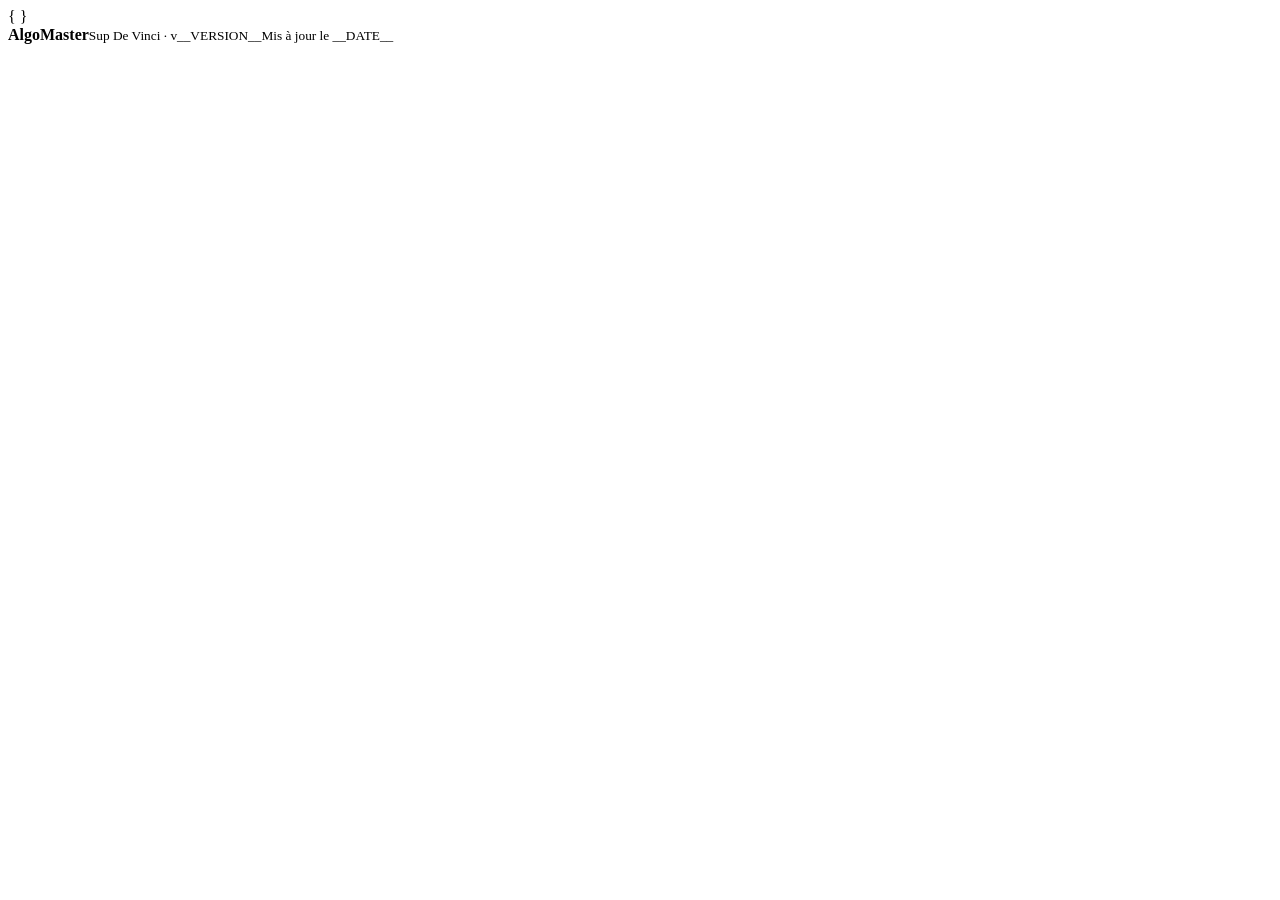
<file: src/index.html>
<!DOCTYPE html>
<html lang="fr">
<head>
<meta charset="utf-8">
<meta name="viewport" content="width=device-width, initial-scale=1, viewport-fit=cover">
<meta name="theme-color" content="#0f1220">
<meta name="apple-mobile-web-app-capable" content="yes">
<meta name="apple-mobile-web-app-status-bar-style" content="black-translucent">
<meta name="apple-mobile-web-app-title" content="AlgoMaster">
<link rel="apple-touch-icon" href="/*ICON*/">
<link rel="icon" href="/*ICON*/">
<title>AlgoMaster</title>
<style>/*CSS*/</style>
</head>
<body>
<!--BODY-->
<aside id="side">
  <div class="brand"><div class="logo">{ }</div><div><b>AlgoMaster</b><small>Sup De Vinci · <span class="ver">v__VERSION__</span></small><small class="upd">Mis à jour le __DATE__</small></div></div>
  <nav class="nav" id="nav"></nav>
  <div class="side-foot" id="lvl"></div>
</aside>
<main id="main"></main>
<script>/*JS*/</script>
<!--/BODY-->
</body>
</html>
</file>
